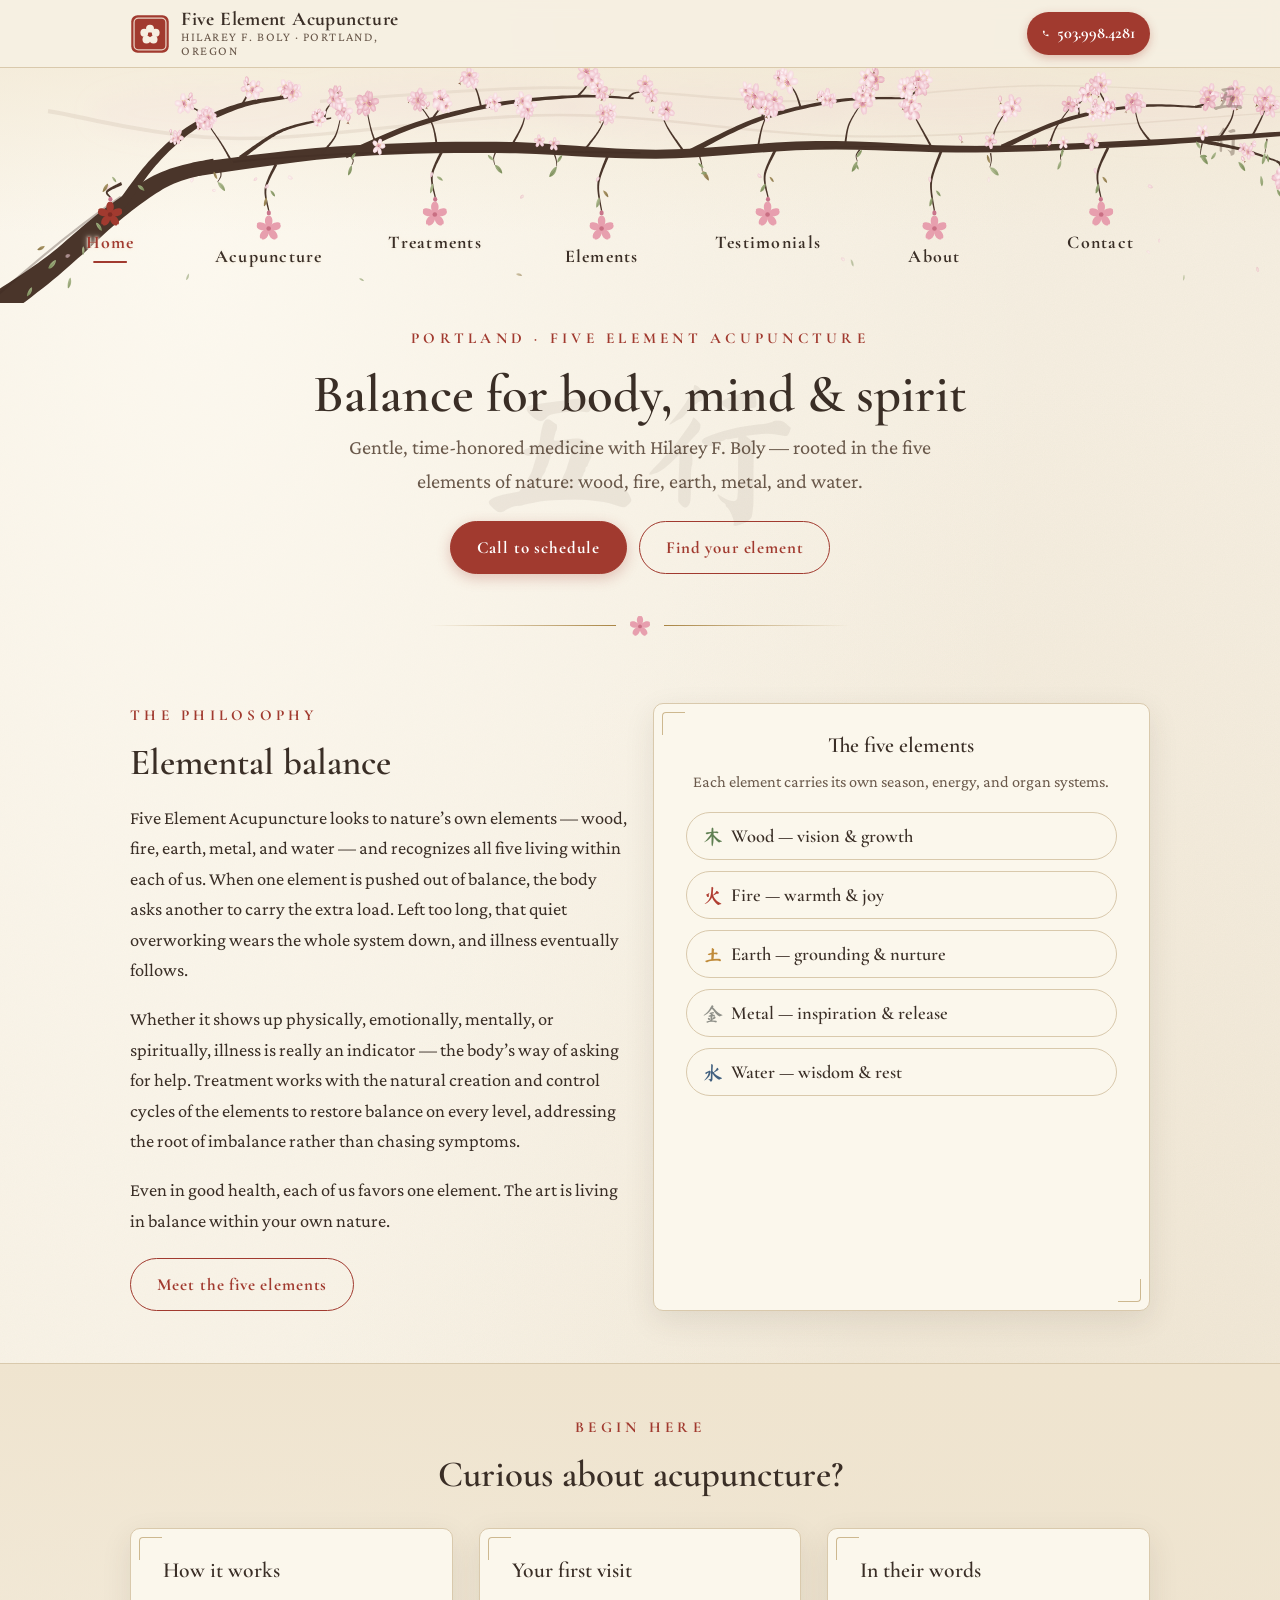
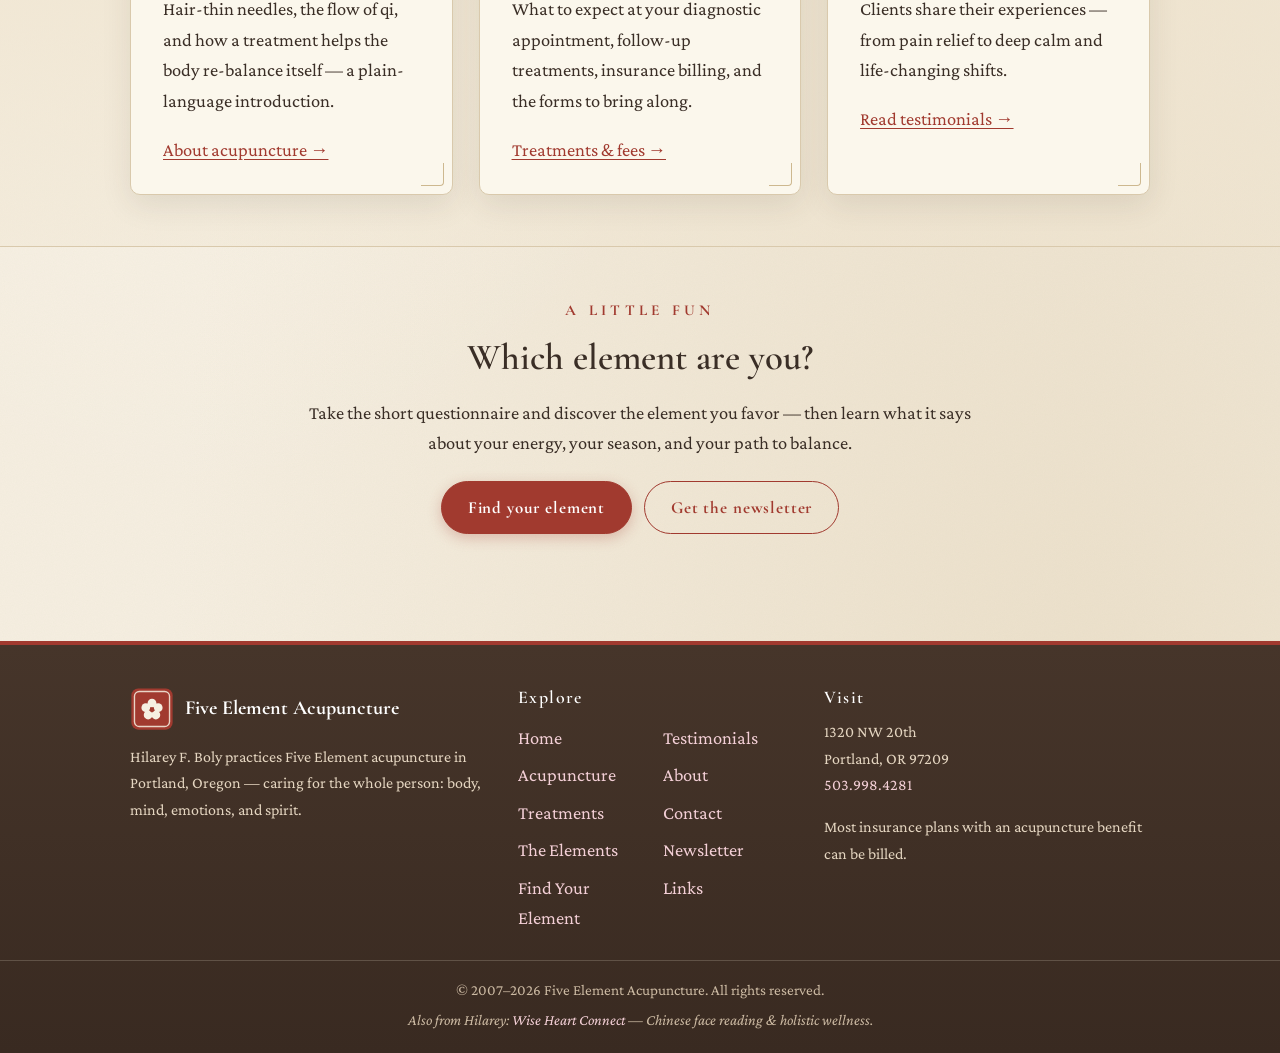
<file: index.html>
<!DOCTYPE html>
<html lang="en">
<head>
<meta charset="utf-8">
<meta name="viewport" content="width=device-width, initial-scale=1">
<title>Five Element Acupuncture in Portland, OR — Hilarey F. Boly, L.Ac.</title>
<meta name="description" content="Hilarey F. Boly practices Five Element acupuncture in Portland, Oregon — gentle, time-honored care for body, mind, and spirit. Call 503.998.4281 to schedule.">
<link rel="icon" type="image/svg+xml" href="assets/seal.svg">
<link rel="preconnect" href="https://fonts.googleapis.com">
<link rel="preconnect" href="https://fonts.gstatic.com" crossorigin>
<link href="https://fonts.googleapis.com/css2?family=Cormorant+Garamond:ital,wght@0,500;0,600;0,700;1,500&family=Crimson+Pro:ital,wght@0,400;0,600;1,400&display=swap" rel="stylesheet">
<link href="https://fonts.googleapis.com/css2?family=Ma+Shan+Zheng&text=%E6%9C%A8%E7%81%AB%E5%9C%9F%E9%87%91%E6%B0%B4%E4%BA%94%E8%A1%8C%E6%B0%A3&display=swap" rel="stylesheet">
<link rel="stylesheet" href="css/styles.css">
</head>
<body>
<a class="skip-link" href="#main">Skip to content</a>

<svg style="display:none" aria-hidden="true">
  <symbol id="petal" viewBox="0 0 24 24">
    <g fill="var(--petal-fill, #e79fae)"><path d="M0 0 C-2.4 -1.8 -3.5 -5.4 -2.3 -7.9 C-1.4 -9.6 -0.5 -9.8 0 -9 C0.5 -9.8 1.4 -9.6 2.3 -7.9 C3.5 -5.4 2.4 -1.8 0 0 Z" transform="translate(12 12.5) rotate(0) scale(1.35)"/><path d="M0 0 C-2.4 -1.8 -3.5 -5.4 -2.3 -7.9 C-1.4 -9.6 -0.5 -9.8 0 -9 C0.5 -9.8 1.4 -9.6 2.3 -7.9 C3.5 -5.4 2.4 -1.8 0 0 Z" transform="translate(12 12.5) rotate(72) scale(1.35)"/><path d="M0 0 C-2.4 -1.8 -3.5 -5.4 -2.3 -7.9 C-1.4 -9.6 -0.5 -9.8 0 -9 C0.5 -9.8 1.4 -9.6 2.3 -7.9 C3.5 -5.4 2.4 -1.8 0 0 Z" transform="translate(12 12.5) rotate(144) scale(1.35)"/><path d="M0 0 C-2.4 -1.8 -3.5 -5.4 -2.3 -7.9 C-1.4 -9.6 -0.5 -9.8 0 -9 C0.5 -9.8 1.4 -9.6 2.3 -7.9 C3.5 -5.4 2.4 -1.8 0 0 Z" transform="translate(12 12.5) rotate(216) scale(1.35)"/><path d="M0 0 C-2.4 -1.8 -3.5 -5.4 -2.3 -7.9 C-1.4 -9.6 -0.5 -9.8 0 -9 C0.5 -9.8 1.4 -9.6 2.3 -7.9 C3.5 -5.4 2.4 -1.8 0 0 Z" transform="translate(12 12.5) rotate(288) scale(1.35)"/></g>
    <circle fill="var(--petal-core, #c96f83)" cx="12" cy="12.5" r="2.3"/>
  </symbol>
</svg>

<header>
  <div class="topbar">
    <div class="topbar-inner">
      <a class="brand" href="index.html">
        <img class="seal-mark" src="assets/seal.svg" alt="Five Element Acupuncture seal">
        <span class="brand-name">Five Element Acupuncture
          <span class="brand-sub">Hilarey F. Boly · Portland, Oregon</span>
        </span>
      </a>
      <nav class="topbar-links" aria-label="Compact navigation">
        <a href="index.html" aria-current="page">Home</a>
        <a href="acupuncture.html">Acupuncture</a>
        <a href="treatments.html">Treatments</a>
        <a href="elements.html">Elements</a>
        <a href="testimonials.html">Testimonials</a>
        <a href="about.html">About</a>
        <a href="contact.html">Contact</a>
      </nav>
      <a class="phone-cta" href="tel:+15039984281">
        <svg width="15" height="15" viewBox="0 0 24 24" fill="currentColor" aria-hidden="true"><path d="M6.6 10.8c1.4 2.8 3.8 5.1 6.6 6.6l2.2-2.2c.3-.3.7-.4 1-.2 1.1.4 2.3.6 3.6.6.6 0 1 .4 1 1V20c0 .6-.4 1-1 1C10.6 21 3 13.4 3 4c0-.6.4-1 1-1h3.5c.6 0 1 .4 1 1 0 1.2.2 2.4.6 3.6.1.3 0 .7-.2 1l-2.3 2.2z"/></svg>
        <span class="cta-label">503.998.4281</span>
      </a>
      <button class="menu-toggle" aria-expanded="false" aria-controls="mobileNav" aria-label="Open menu">
        <svg width="22" height="22" viewBox="0 0 24 24" fill="none" stroke="currentColor" stroke-width="2.2" stroke-linecap="round" aria-hidden="true"><path d="M4 7h16M4 12h16M4 17h16"/></svg>
      </button>
    </div>
  </div>

  <div class="tree-banner">
    <div class="banner-calligraphy hanzi" aria-hidden="true">五行</div>
    <nav class="blossom-nav" aria-label="Primary navigation">
      <ul>
        <li><a href="index.html" aria-current="page"><svg class="petal-icon" aria-hidden="true"><use href="#petal"/></svg>Home</a></li>
        <li><a href="acupuncture.html"><svg class="petal-icon" aria-hidden="true"><use href="#petal"/></svg>Acupuncture</a></li>
        <li><a href="treatments.html"><svg class="petal-icon" aria-hidden="true"><use href="#petal"/></svg>Treatments</a></li>
        <li><a href="elements.html"><svg class="petal-icon" aria-hidden="true"><use href="#petal"/></svg>Elements</a></li>
        <li><a href="testimonials.html"><svg class="petal-icon" aria-hidden="true"><use href="#petal"/></svg>Testimonials</a></li>
        <li><a href="about.html"><svg class="petal-icon" aria-hidden="true"><use href="#petal"/></svg>About</a></li>
        <li><a href="contact.html"><svg class="petal-icon" aria-hidden="true"><use href="#petal"/></svg>Contact</a></li>
      </ul>
    </nav>
  </div>
</header>

<div class="mobile-nav" id="mobileNav" aria-hidden="false">
  <div class="sheet" role="dialog" aria-label="Menu">
    <div class="sheet-head">
      <strong>Menu</strong>
      <button class="close-btn" aria-label="Close menu">&times;</button>
    </div>
    <ul>
      <li><a href="index.html" aria-current="page"><svg class="petal-icon" aria-hidden="true"><use href="#petal"/></svg>Home</a></li>
      <li><a href="acupuncture.html"><svg class="petal-icon" aria-hidden="true"><use href="#petal"/></svg>Acupuncture</a></li>
      <li><a href="treatments.html"><svg class="petal-icon" aria-hidden="true"><use href="#petal"/></svg>Treatments</a></li>
      <li><a href="elements.html"><svg class="petal-icon" aria-hidden="true"><use href="#petal"/></svg>The Elements</a></li>
      <li><a href="questionnaire.html"><svg class="petal-icon" aria-hidden="true"><use href="#petal"/></svg>Find Your Element</a></li>
      <li><a href="testimonials.html"><svg class="petal-icon" aria-hidden="true"><use href="#petal"/></svg>Testimonials</a></li>
      <li><a href="about.html"><svg class="petal-icon" aria-hidden="true"><use href="#petal"/></svg>About</a></li>
      <li><a href="contact.html"><svg class="petal-icon" aria-hidden="true"><use href="#petal"/></svg>Contact</a></li>
      <li><a href="newsletter.html"><svg class="petal-icon" aria-hidden="true"><use href="#petal"/></svg>Newsletter</a></li>
      <li><a href="links.html"><svg class="petal-icon" aria-hidden="true"><use href="#petal"/></svg>Links</a></li>
    </ul>
    <p class="mobile-extra">Questions? Call <a href="tel:+15039984281">503.998.4281</a></p>
  </div>
</div>

<main id="main">

  <div class="page-head">
    <div class="hanzi-watermark hanzi" aria-hidden="true">五行</div>
    <p class="eyebrow">Portland · Five Element Acupuncture</p>
    <h1>Balance for body, mind &amp; spirit</h1>
    <p class="lede">Gentle, time-honored medicine with Hilarey F. Boly — rooted in the five elements of nature: wood, fire, earth, metal, and water.</p>
    <div class="btn-row" style="justify-content:center">
      <a class="btn btn-seal" href="tel:+15039984281">Call to schedule</a>
      <a class="btn btn-outline" href="questionnaire.html">Find your element</a>
    </div>
  </div>

  <div class="divider" aria-hidden="true">
    <svg viewBox="0 0 24 24"><g class="petals" fill="#e79fae"><path d="M0 0 C-2.4 -1.8 -3.5 -5.4 -2.3 -7.9 C-1.4 -9.6 -0.5 -9.8 0 -9 C0.5 -9.8 1.4 -9.6 2.3 -7.9 C3.5 -5.4 2.4 -1.8 0 0 Z" transform="translate(12 12.5) rotate(0) scale(1.35)"/><path d="M0 0 C-2.4 -1.8 -3.5 -5.4 -2.3 -7.9 C-1.4 -9.6 -0.5 -9.8 0 -9 C0.5 -9.8 1.4 -9.6 2.3 -7.9 C3.5 -5.4 2.4 -1.8 0 0 Z" transform="translate(12 12.5) rotate(72) scale(1.35)"/><path d="M0 0 C-2.4 -1.8 -3.5 -5.4 -2.3 -7.9 C-1.4 -9.6 -0.5 -9.8 0 -9 C0.5 -9.8 1.4 -9.6 2.3 -7.9 C3.5 -5.4 2.4 -1.8 0 0 Z" transform="translate(12 12.5) rotate(144) scale(1.35)"/><path d="M0 0 C-2.4 -1.8 -3.5 -5.4 -2.3 -7.9 C-1.4 -9.6 -0.5 -9.8 0 -9 C0.5 -9.8 1.4 -9.6 2.3 -7.9 C3.5 -5.4 2.4 -1.8 0 0 Z" transform="translate(12 12.5) rotate(216) scale(1.35)"/><path d="M0 0 C-2.4 -1.8 -3.5 -5.4 -2.3 -7.9 C-1.4 -9.6 -0.5 -9.8 0 -9 C0.5 -9.8 1.4 -9.6 2.3 -7.9 C3.5 -5.4 2.4 -1.8 0 0 Z" transform="translate(12 12.5) rotate(288) scale(1.35)"/></g><circle class="core" fill="#c96f83" cx="12" cy="12.5" r="2.3"/></svg>
  </div>

  <section class="section" aria-labelledby="balance-title">
    <div class="wrap grid-2">
      <div class="fade-up">
        <p class="eyebrow">The Philosophy</p>
        <h2 id="balance-title">Elemental balance</h2>
        <p>Five Element Acupuncture looks to nature’s own elements — wood, fire, earth, metal, and water — and recognizes all five living within each of us. When one element is pushed out of balance, the body asks another to carry the extra load. Left too long, that quiet overworking wears the whole system down, and illness eventually follows.</p>
        <p>Whether it shows up physically, emotionally, mentally, or spiritually, illness is really an indicator — the body’s way of asking for help. Treatment works with the natural creation and control cycles of the elements to restore balance on every level, addressing the root of imbalance rather than chasing symptoms.</p>
        <p>Even in good health, each of us favors one element. The art is living in balance within your own nature.</p>
        <div class="btn-row">
          <a class="btn btn-outline" href="elements.html">Meet the five elements</a>
        </div>
      </div>
      <div class="card fade-up">
        <h3 style="text-align:center">The five elements</h3>
        <p style="text-align:center; color:var(--ink-soft); font-size:1.02rem">Each element carries its own season, energy, and organ systems.</p>
        <div class="element-strip" style="flex-direction:column; align-items:stretch">
          <a class="element-chip el-wood" href="elements.html#wood"><span class="hanzi">木</span> Wood — vision &amp; growth</a>
          <a class="element-chip el-fire" href="elements.html#fire"><span class="hanzi">火</span> Fire — warmth &amp; joy</a>
          <a class="element-chip el-earth" href="elements.html#earth"><span class="hanzi">土</span> Earth — grounding &amp; nurture</a>
          <a class="element-chip el-metal" href="elements.html#metal"><span class="hanzi">金</span> Metal — inspiration &amp; release</a>
          <a class="element-chip el-water" href="elements.html#water"><span class="hanzi">水</span> Water — wisdom &amp; rest</a>
        </div>
      </div>
    </div>
  </section>

  <section class="section alt" aria-labelledby="explore-title">
    <div class="wrap">
      <div style="text-align:center; margin-bottom:2rem">
        <p class="eyebrow">Begin Here</p>
        <h2 id="explore-title">Curious about acupuncture?</h2>
      </div>
      <div class="grid-3">
        <div class="card fade-up">
          <h3>How it works</h3>
          <p>Hair-thin needles, the flow of qi, and how a treatment helps the body re-balance itself — a plain-language introduction.</p>
          <a href="acupuncture.html">About acupuncture →</a>
        </div>
        <div class="card fade-up">
          <h3>Your first visit</h3>
          <p>What to expect at your diagnostic appointment, follow-up treatments, insurance billing, and the forms to bring along.</p>
          <a href="treatments.html">Treatments &amp; fees →</a>
        </div>
        <div class="card fade-up">
          <h3>In their words</h3>
          <p>Clients share their experiences — from pain relief to deep calm and life-changing shifts.</p>
          <a href="testimonials.html">Read testimonials →</a>
        </div>
      </div>
    </div>
  </section>

  <section class="section" aria-labelledby="quiz-title">
    <div class="wrap" style="text-align:center; max-width:720px">
      <p class="eyebrow">A Little Fun</p>
      <h2 id="quiz-title">Which element are you?</h2>
      <p>Take the short questionnaire and discover the element you favor — then learn what it says about your energy, your season, and your path to balance.</p>
      <div class="btn-row" style="justify-content:center">
        <a class="btn btn-seal" href="questionnaire.html">Find your element</a>
        <a class="btn btn-outline" href="newsletter.html">Get the newsletter</a>
      </div>
    </div>
  </section>

</main>

<footer class="site-footer">
  <div class="footer-inner">
    <div>
      <div class="footer-brand">
        <img src="assets/seal.svg" alt="">
        <span>Five Element Acupuncture</span>
      </div>
      <p>Hilarey F. Boly practices Five Element acupuncture in Portland, Oregon — caring for the whole person: body, mind, emotions, and spirit.</p>
    </div>
    <div>
      <h4>Explore</h4>
      <ul>
        <li><a href="index.html">Home</a></li>
        <li><a href="acupuncture.html">Acupuncture</a></li>
        <li><a href="treatments.html">Treatments</a></li>
        <li><a href="elements.html">The Elements</a></li>
        <li><a href="questionnaire.html">Find Your Element</a></li>
        <li><a href="testimonials.html">Testimonials</a></li>
        <li><a href="about.html">About</a></li>
        <li><a href="contact.html">Contact</a></li>
        <li><a href="newsletter.html">Newsletter</a></li>
        <li><a href="links.html">Links</a></li>
      </ul>
    </div>
    <div>
      <h4>Visit</h4>
      <p>1320 NW 20th<br>Portland, OR 97209<br>
      <a href="tel:+15039984281">503.998.4281</a></p>
      <p>Most insurance plans with an acupuncture benefit can be billed.</p>
    </div>
  </div>
  <div class="footer-bottom">
    © 2007–2026 Five Element Acupuncture. All rights reserved.
    <span class="wiseheart">Also from Hilarey: <a href="https://www.youtube.com/@WiseHeartsConnect" rel="noopener">Wise Heart Connect</a> — Chinese face reading &amp; holistic wellness.</span>
  </div>
</footer>

<script src="js/main.js"></script>
</body>
</html>
</file>
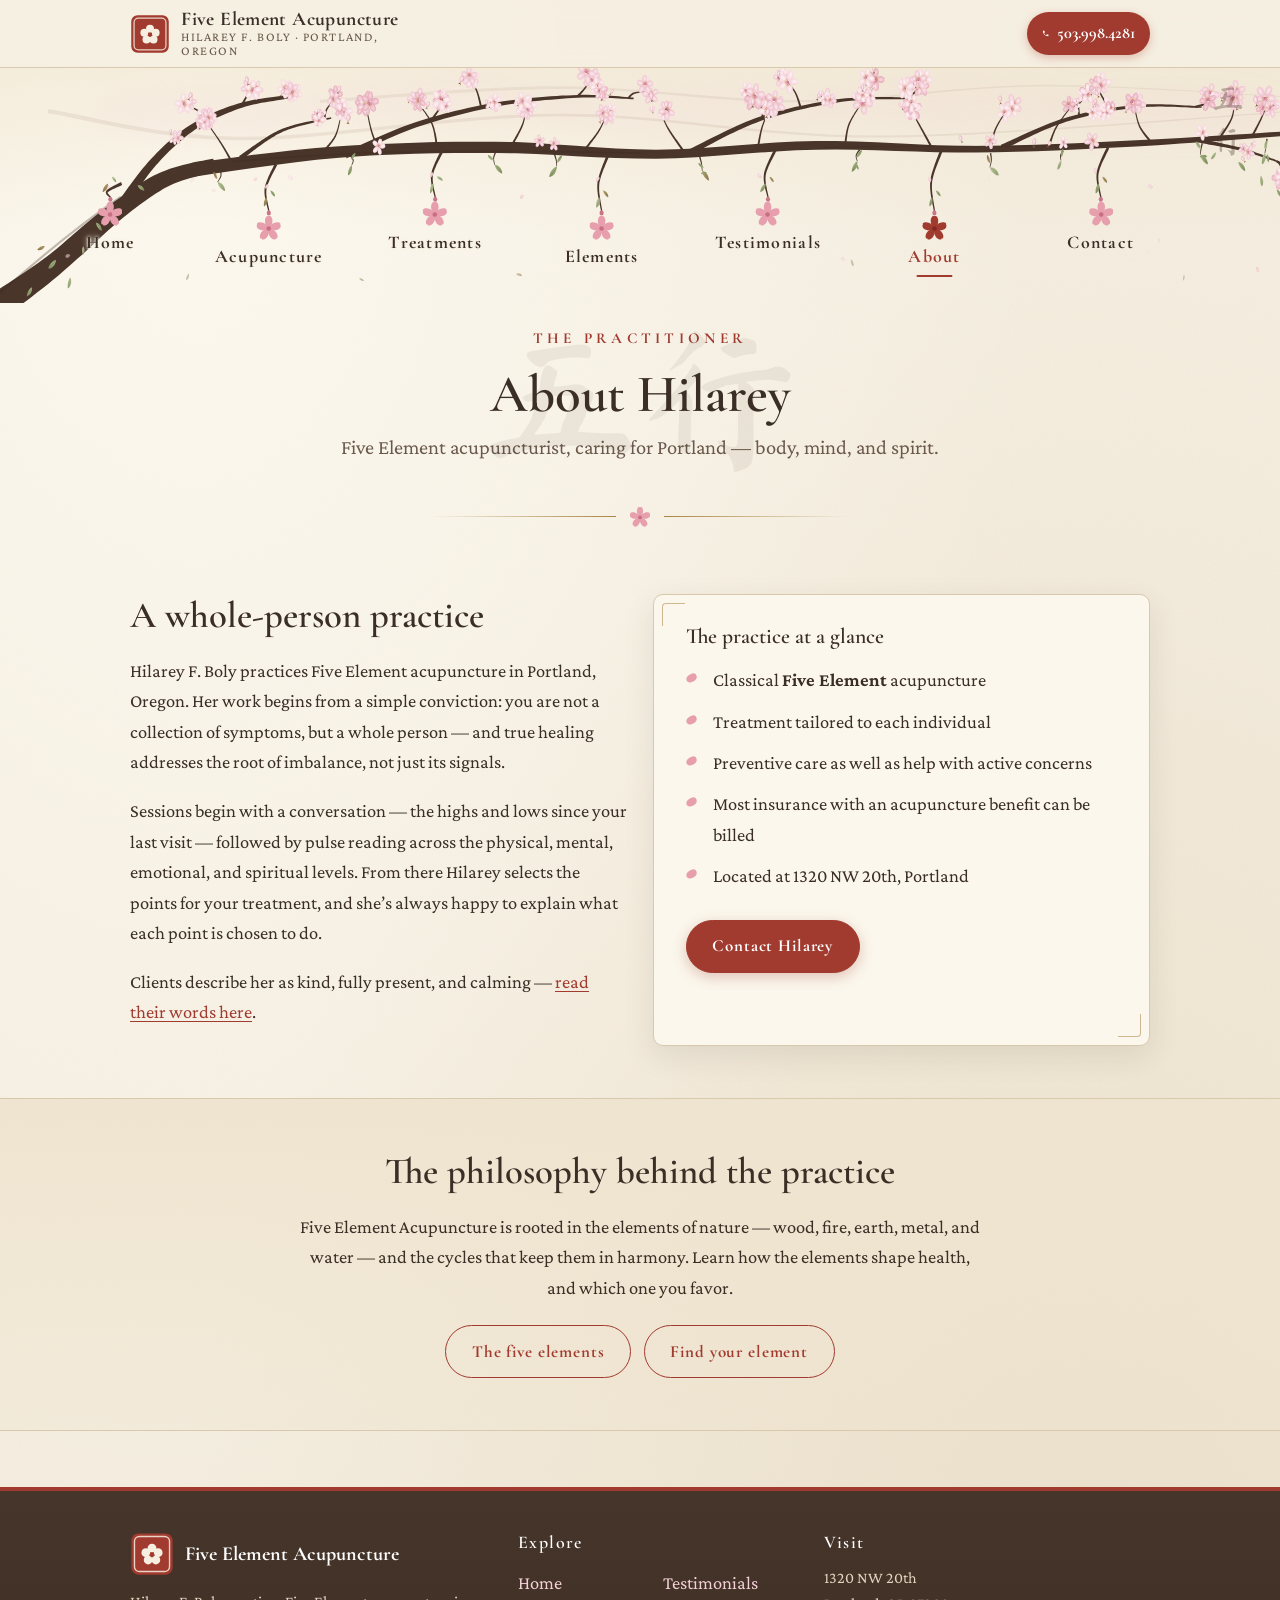
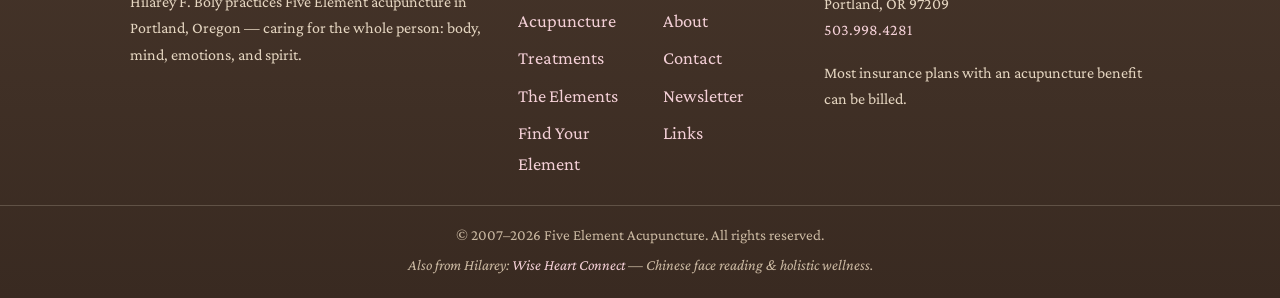
<file: about.html>
<!DOCTYPE html>
<html lang="en">
<head>
<meta charset="utf-8">
<meta name="viewport" content="width=device-width, initial-scale=1">
<title>About Hilarey F. Boly — Five Element Acupuncturist | Portland, OR</title>
<meta name="description" content="Meet Hilarey F. Boly, Five Element acupuncturist in Portland, Oregon — a whole-person practice treating body, mind, emotions, and spirit.">
<link rel="icon" type="image/svg+xml" href="assets/seal.svg">
<link rel="preconnect" href="https://fonts.googleapis.com">
<link rel="preconnect" href="https://fonts.gstatic.com" crossorigin>
<link href="https://fonts.googleapis.com/css2?family=Cormorant+Garamond:ital,wght@0,500;0,600;0,700;1,500&family=Crimson+Pro:ital,wght@0,400;0,600;1,400&display=swap" rel="stylesheet">
<link href="https://fonts.googleapis.com/css2?family=Ma+Shan+Zheng&text=%E6%9C%A8%E7%81%AB%E5%9C%9F%E9%87%91%E6%B0%B4%E4%BA%94%E8%A1%8C%E6%B0%A3&display=swap" rel="stylesheet">
<link rel="stylesheet" href="css/styles.css">
</head>
<body>
<a class="skip-link" href="#main">Skip to content</a>

<svg style="display:none" aria-hidden="true">
  <symbol id="petal" viewBox="0 0 24 24">
    <g fill="var(--petal-fill, #e79fae)"><path d="M0 0 C-2.4 -1.8 -3.5 -5.4 -2.3 -7.9 C-1.4 -9.6 -0.5 -9.8 0 -9 C0.5 -9.8 1.4 -9.6 2.3 -7.9 C3.5 -5.4 2.4 -1.8 0 0 Z" transform="translate(12 12.5) rotate(0) scale(1.35)"/><path d="M0 0 C-2.4 -1.8 -3.5 -5.4 -2.3 -7.9 C-1.4 -9.6 -0.5 -9.8 0 -9 C0.5 -9.8 1.4 -9.6 2.3 -7.9 C3.5 -5.4 2.4 -1.8 0 0 Z" transform="translate(12 12.5) rotate(72) scale(1.35)"/><path d="M0 0 C-2.4 -1.8 -3.5 -5.4 -2.3 -7.9 C-1.4 -9.6 -0.5 -9.8 0 -9 C0.5 -9.8 1.4 -9.6 2.3 -7.9 C3.5 -5.4 2.4 -1.8 0 0 Z" transform="translate(12 12.5) rotate(144) scale(1.35)"/><path d="M0 0 C-2.4 -1.8 -3.5 -5.4 -2.3 -7.9 C-1.4 -9.6 -0.5 -9.8 0 -9 C0.5 -9.8 1.4 -9.6 2.3 -7.9 C3.5 -5.4 2.4 -1.8 0 0 Z" transform="translate(12 12.5) rotate(216) scale(1.35)"/><path d="M0 0 C-2.4 -1.8 -3.5 -5.4 -2.3 -7.9 C-1.4 -9.6 -0.5 -9.8 0 -9 C0.5 -9.8 1.4 -9.6 2.3 -7.9 C3.5 -5.4 2.4 -1.8 0 0 Z" transform="translate(12 12.5) rotate(288) scale(1.35)"/></g>
    <circle fill="var(--petal-core, #c96f83)" cx="12" cy="12.5" r="2.3"/>
  </symbol>
</svg>

<header>
  <div class="topbar">
    <div class="topbar-inner">
      <a class="brand" href="index.html">
        <img class="seal-mark" src="assets/seal.svg" alt="Five Element Acupuncture seal">
        <span class="brand-name">Five Element Acupuncture
          <span class="brand-sub">Hilarey F. Boly · Portland, Oregon</span>
        </span>
      </a>
      <nav class="topbar-links" aria-label="Compact navigation">
        <a href="index.html">Home</a>
        <a href="acupuncture.html">Acupuncture</a>
        <a href="treatments.html">Treatments</a>
        <a href="elements.html">Elements</a>
        <a href="testimonials.html">Testimonials</a>
        <a href="about.html" aria-current="page">About</a>
        <a href="contact.html">Contact</a>
      </nav>
      <a class="phone-cta" href="tel:+15039984281">
        <svg width="15" height="15" viewBox="0 0 24 24" fill="currentColor" aria-hidden="true"><path d="M6.6 10.8c1.4 2.8 3.8 5.1 6.6 6.6l2.2-2.2c.3-.3.7-.4 1-.2 1.1.4 2.3.6 3.6.6.6 0 1 .4 1 1V20c0 .6-.4 1-1 1C10.6 21 3 13.4 3 4c0-.6.4-1 1-1h3.5c.6 0 1 .4 1 1 0 1.2.2 2.4.6 3.6.1.3 0 .7-.2 1l-2.3 2.2z"/></svg>
        <span class="cta-label">503.998.4281</span>
      </a>
      <button class="menu-toggle" aria-expanded="false" aria-controls="mobileNav" aria-label="Open menu">
        <svg width="22" height="22" viewBox="0 0 24 24" fill="none" stroke="currentColor" stroke-width="2.2" stroke-linecap="round" aria-hidden="true"><path d="M4 7h16M4 12h16M4 17h16"/></svg>
      </button>
    </div>
  </div>

  <div class="tree-banner">
    <div class="banner-calligraphy hanzi" aria-hidden="true">五行</div>
    <nav class="blossom-nav" aria-label="Primary navigation">
      <ul>
        <li><a href="index.html"><svg class="petal-icon" aria-hidden="true"><use href="#petal"/></svg>Home</a></li>
        <li><a href="acupuncture.html"><svg class="petal-icon" aria-hidden="true"><use href="#petal"/></svg>Acupuncture</a></li>
        <li><a href="treatments.html"><svg class="petal-icon" aria-hidden="true"><use href="#petal"/></svg>Treatments</a></li>
        <li><a href="elements.html"><svg class="petal-icon" aria-hidden="true"><use href="#petal"/></svg>Elements</a></li>
        <li><a href="testimonials.html"><svg class="petal-icon" aria-hidden="true"><use href="#petal"/></svg>Testimonials</a></li>
        <li><a href="about.html" aria-current="page"><svg class="petal-icon" aria-hidden="true"><use href="#petal"/></svg>About</a></li>
        <li><a href="contact.html"><svg class="petal-icon" aria-hidden="true"><use href="#petal"/></svg>Contact</a></li>
      </ul>
    </nav>
  </div>
</header>

<div class="mobile-nav" id="mobileNav">
  <div class="sheet" role="dialog" aria-label="Menu">
    <div class="sheet-head">
      <strong>Menu</strong>
      <button class="close-btn" aria-label="Close menu">&times;</button>
    </div>
    <ul>
      <li><a href="index.html"><svg class="petal-icon" aria-hidden="true"><use href="#petal"/></svg>Home</a></li>
      <li><a href="acupuncture.html"><svg class="petal-icon" aria-hidden="true"><use href="#petal"/></svg>Acupuncture</a></li>
      <li><a href="treatments.html"><svg class="petal-icon" aria-hidden="true"><use href="#petal"/></svg>Treatments</a></li>
      <li><a href="elements.html"><svg class="petal-icon" aria-hidden="true"><use href="#petal"/></svg>The Elements</a></li>
      <li><a href="questionnaire.html"><svg class="petal-icon" aria-hidden="true"><use href="#petal"/></svg>Find Your Element</a></li>
      <li><a href="testimonials.html"><svg class="petal-icon" aria-hidden="true"><use href="#petal"/></svg>Testimonials</a></li>
      <li><a href="about.html" aria-current="page"><svg class="petal-icon" aria-hidden="true"><use href="#petal"/></svg>About</a></li>
      <li><a href="contact.html"><svg class="petal-icon" aria-hidden="true"><use href="#petal"/></svg>Contact</a></li>
      <li><a href="newsletter.html"><svg class="petal-icon" aria-hidden="true"><use href="#petal"/></svg>Newsletter</a></li>
      <li><a href="links.html"><svg class="petal-icon" aria-hidden="true"><use href="#petal"/></svg>Links</a></li>
    </ul>
    <p class="mobile-extra">Questions? Call <a href="tel:+15039984281">503.998.4281</a></p>
  </div>
</div>

<main id="main">

  <div class="page-head">
    <div class="hanzi-watermark hanzi" aria-hidden="true">五行</div>
    <p class="eyebrow">The Practitioner</p>
    <h1>About Hilarey</h1>
    <p class="lede">Five Element acupuncturist, caring for Portland — body, mind, and spirit.</p>
  </div>
  <div class="divider" aria-hidden="true">
    <svg viewBox="0 0 24 24"><g class="petals" fill="#e79fae"><path d="M0 0 C-2.4 -1.8 -3.5 -5.4 -2.3 -7.9 C-1.4 -9.6 -0.5 -9.8 0 -9 C0.5 -9.8 1.4 -9.6 2.3 -7.9 C3.5 -5.4 2.4 -1.8 0 0 Z" transform="translate(12 12.5) rotate(0) scale(1.35)"/><path d="M0 0 C-2.4 -1.8 -3.5 -5.4 -2.3 -7.9 C-1.4 -9.6 -0.5 -9.8 0 -9 C0.5 -9.8 1.4 -9.6 2.3 -7.9 C3.5 -5.4 2.4 -1.8 0 0 Z" transform="translate(12 12.5) rotate(72) scale(1.35)"/><path d="M0 0 C-2.4 -1.8 -3.5 -5.4 -2.3 -7.9 C-1.4 -9.6 -0.5 -9.8 0 -9 C0.5 -9.8 1.4 -9.6 2.3 -7.9 C3.5 -5.4 2.4 -1.8 0 0 Z" transform="translate(12 12.5) rotate(144) scale(1.35)"/><path d="M0 0 C-2.4 -1.8 -3.5 -5.4 -2.3 -7.9 C-1.4 -9.6 -0.5 -9.8 0 -9 C0.5 -9.8 1.4 -9.6 2.3 -7.9 C3.5 -5.4 2.4 -1.8 0 0 Z" transform="translate(12 12.5) rotate(216) scale(1.35)"/><path d="M0 0 C-2.4 -1.8 -3.5 -5.4 -2.3 -7.9 C-1.4 -9.6 -0.5 -9.8 0 -9 C0.5 -9.8 1.4 -9.6 2.3 -7.9 C3.5 -5.4 2.4 -1.8 0 0 Z" transform="translate(12 12.5) rotate(288) scale(1.35)"/></g><circle class="core" fill="#c96f83" cx="12" cy="12.5" r="2.3"/></svg>
  </div>
  <section class="section">
    <div class="wrap grid-2">
      <div class="fade-up">
        <h2>A whole-person practice</h2>
        <p>Hilarey F. Boly practices Five Element acupuncture in Portland, Oregon. Her work begins from a simple conviction: you are not a collection of symptoms, but a whole person — and true healing addresses the root of imbalance, not just its signals.</p>
        <p>Sessions begin with a conversation — the highs and lows since your last visit — followed by pulse reading across the physical, mental, emotional, and spiritual levels. From there Hilarey selects the points for your treatment, and she’s always happy to explain what each point is chosen to do.</p>
        <p>Clients describe her as kind, fully present, and calming — <a href="testimonials.html">read their words here</a>.</p>
        <!-- TODO for the client: add Hilarey's training, credentials, years in practice,
             and a photo here. The Academy for Five Element Acupuncture and Prescott College
             appear on the Links page if relevant to her bio. -->
      </div>
      <div class="card fade-up">
        <h3>The practice at a glance</h3>
        <ul class="leaf-list">
          <li>Classical <strong>Five Element</strong> acupuncture</li>
          <li>Treatment tailored to each individual</li>
          <li>Preventive care as well as help with active concerns</li>
          <li>Most insurance with an acupuncture benefit can be billed</li>
          <li>Located at 1320 NW 20th, Portland</li>
        </ul>
        <div class="btn-row">
          <a class="btn btn-seal" href="contact.html">Contact Hilarey</a>
        </div>
      </div>
    </div>
  </section>

  <section class="section alt">
    <div class="wrap" style="text-align:center; max-width:720px">
      <h2>The philosophy behind the practice</h2>
      <p>Five Element Acupuncture is rooted in the elements of nature — wood, fire, earth, metal, and water — and the cycles that keep them in harmony. Learn how the elements shape health, and which one you favor.</p>
      <div class="btn-row" style="justify-content:center">
        <a class="btn btn-outline" href="elements.html">The five elements</a>
        <a class="btn btn-outline" href="questionnaire.html">Find your element</a>
      </div>
    </div>
  </section>

</main>

<footer class="site-footer">
  <div class="footer-inner">
    <div>
      <div class="footer-brand">
        <img src="assets/seal.svg" alt="">
        <span>Five Element Acupuncture</span>
      </div>
      <p>Hilarey F. Boly practices Five Element acupuncture in Portland, Oregon — caring for the whole person: body, mind, emotions, and spirit.</p>
    </div>
    <div>
      <h4>Explore</h4>
      <ul>
        <li><a href="index.html">Home</a></li>
        <li><a href="acupuncture.html">Acupuncture</a></li>
        <li><a href="treatments.html">Treatments</a></li>
        <li><a href="elements.html">The Elements</a></li>
        <li><a href="questionnaire.html">Find Your Element</a></li>
        <li><a href="testimonials.html">Testimonials</a></li>
        <li><a href="about.html">About</a></li>
        <li><a href="contact.html">Contact</a></li>
        <li><a href="newsletter.html">Newsletter</a></li>
        <li><a href="links.html">Links</a></li>
      </ul>
    </div>
    <div>
      <h4>Visit</h4>
      <p>1320 NW 20th<br>Portland, OR 97209<br>
      <a href="tel:+15039984281">503.998.4281</a></p>
      <p>Most insurance plans with an acupuncture benefit can be billed.</p>
    </div>
  </div>
  <div class="footer-bottom">
    © 2007–2026 Five Element Acupuncture. All rights reserved.
    <span class="wiseheart">Also from Hilarey: <a href="https://www.youtube.com/@WiseHeartsConnect" rel="noopener">Wise Heart Connect</a> — Chinese face reading &amp; holistic wellness.</span>
  </div>
</footer>

<script src="js/main.js"></script>

</body>
</html>
</file>
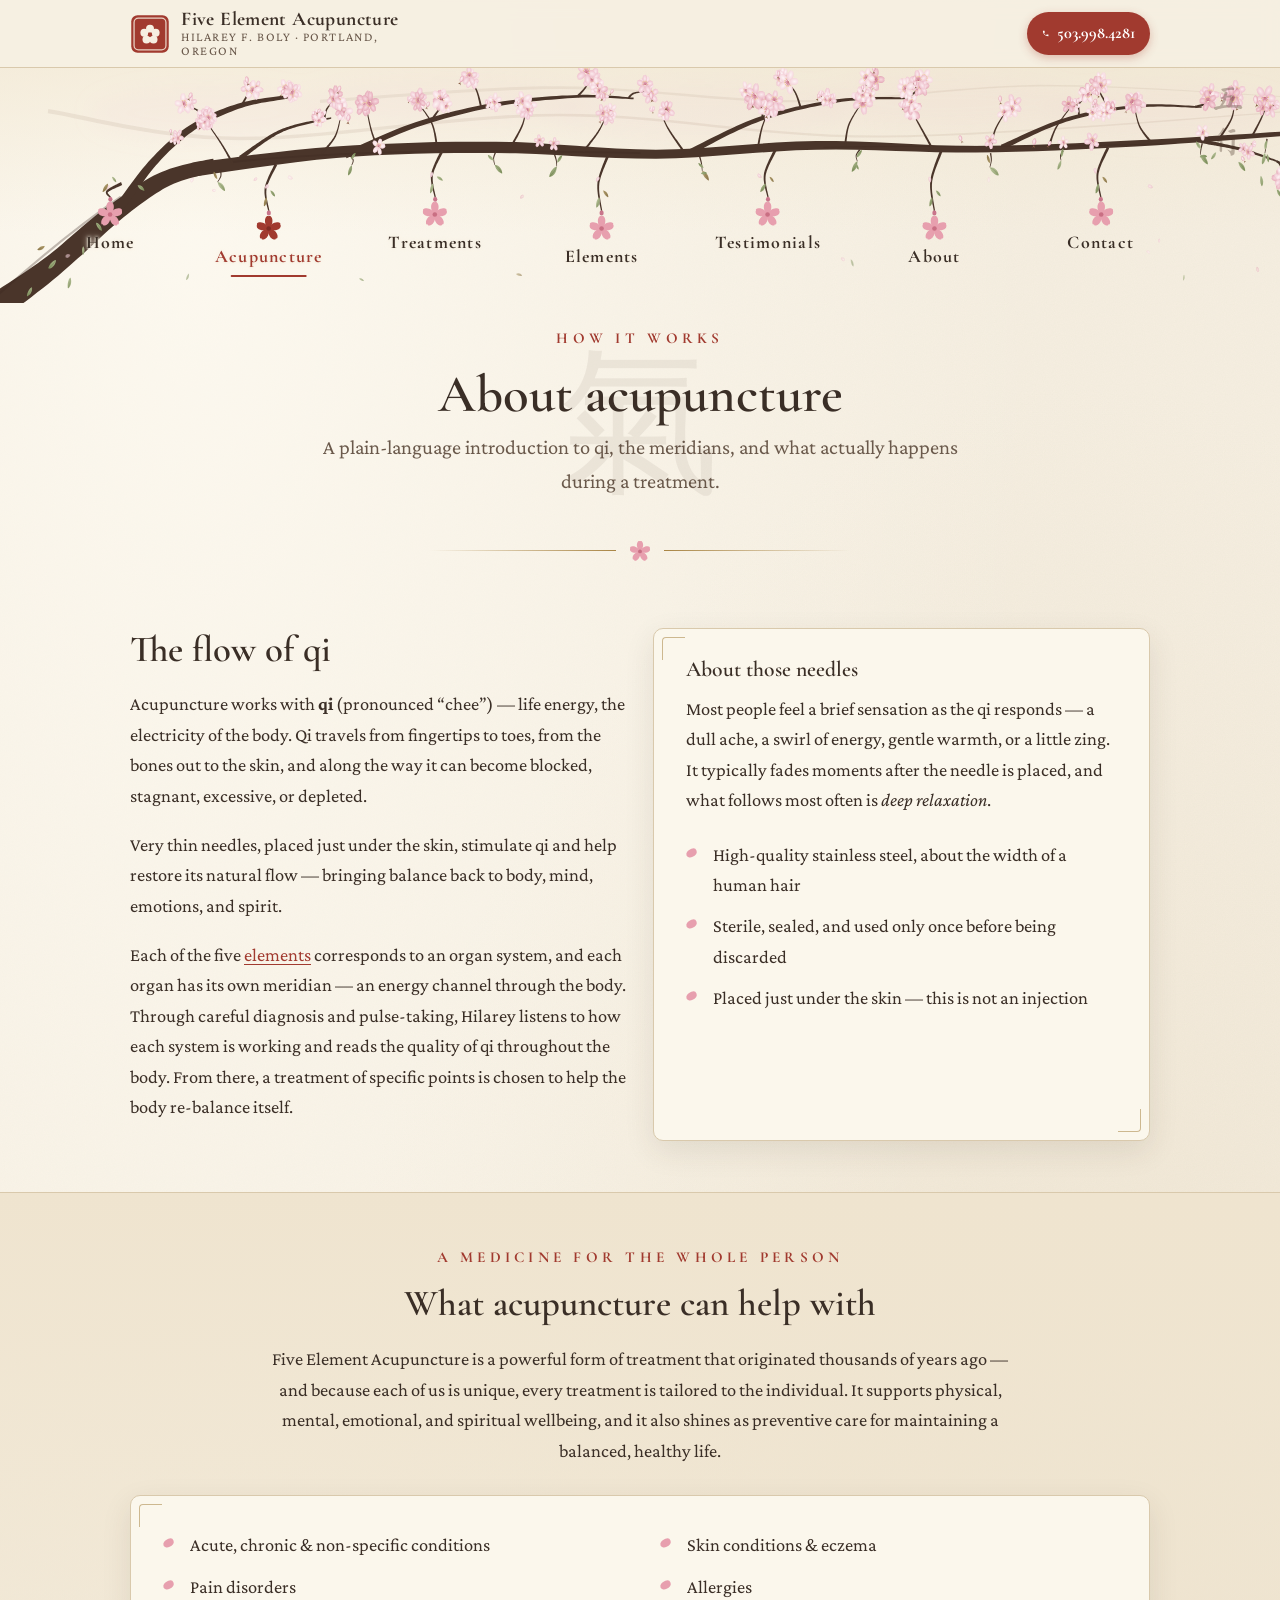
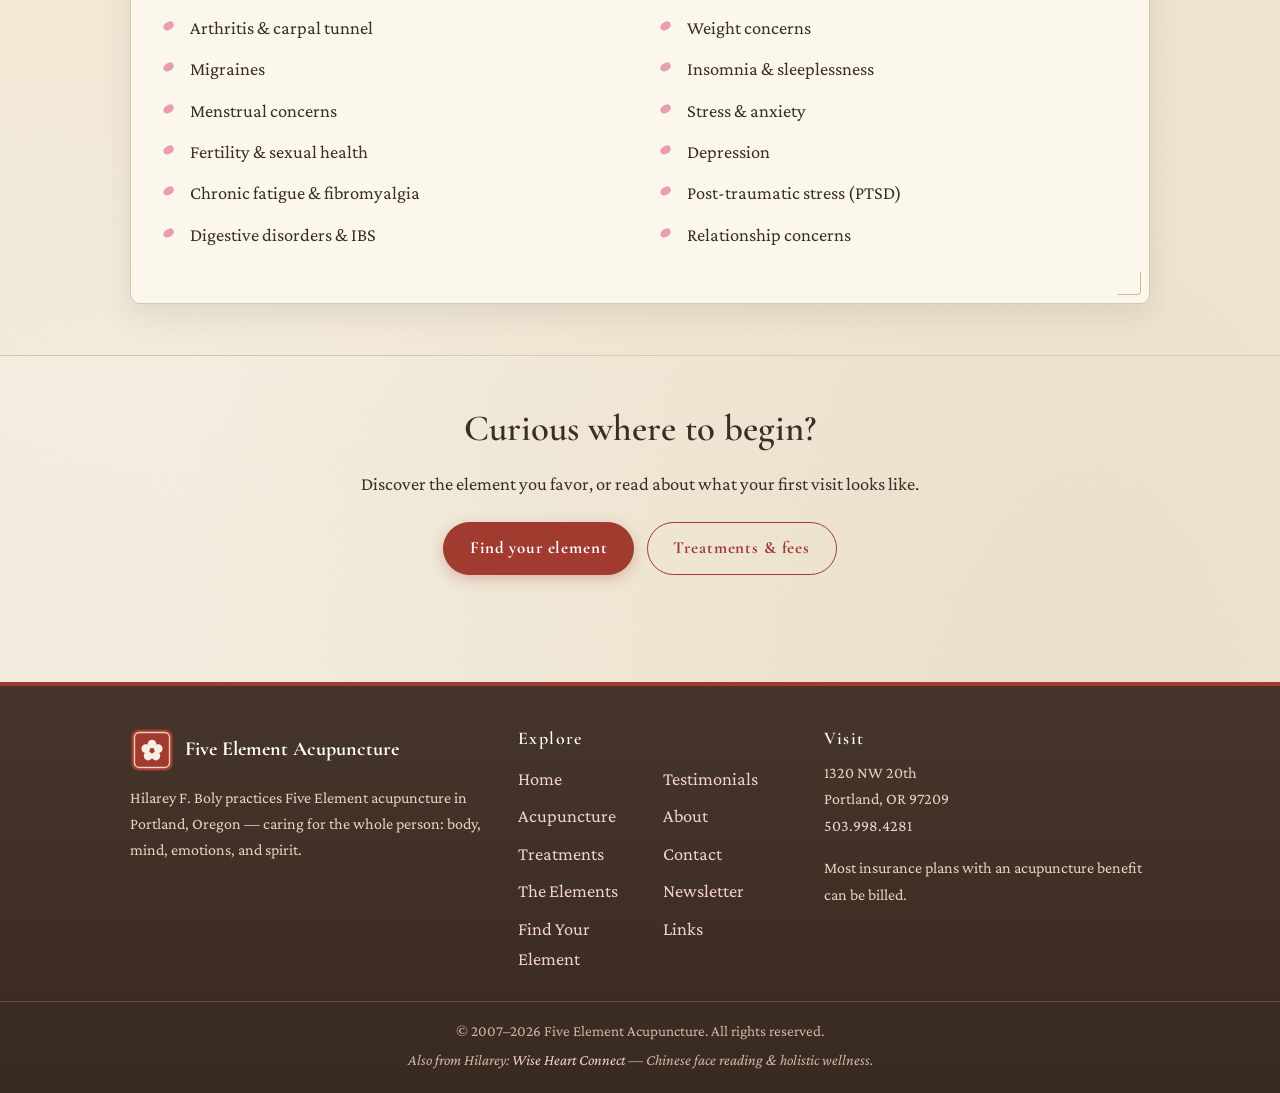
<file: acupuncture.html>
<!DOCTYPE html>
<html lang="en">
<head>
<meta charset="utf-8">
<meta name="viewport" content="width=device-width, initial-scale=1">
<title>About Acupuncture — How Five Element Acupuncture Works | Portland, OR</title>
<meta name="description" content="Learn how Five Element acupuncture works: qi, meridians, what the needles feel like, and the conditions acupuncture can help — with Hilarey F. Boly in Portland, OR.">
<link rel="icon" type="image/svg+xml" href="assets/seal.svg">
<link rel="preconnect" href="https://fonts.googleapis.com">
<link rel="preconnect" href="https://fonts.gstatic.com" crossorigin>
<link href="https://fonts.googleapis.com/css2?family=Cormorant+Garamond:ital,wght@0,500;0,600;0,700;1,500&family=Crimson+Pro:ital,wght@0,400;0,600;1,400&display=swap" rel="stylesheet">
<link href="https://fonts.googleapis.com/css2?family=Ma+Shan+Zheng&text=%E6%9C%A8%E7%81%AB%E5%9C%9F%E9%87%91%E6%B0%B4%E4%BA%94%E8%A1%8C%E6%B0%A3&display=swap" rel="stylesheet">
<link rel="stylesheet" href="css/styles.css">
</head>
<body>
<a class="skip-link" href="#main">Skip to content</a>

<svg style="display:none" aria-hidden="true">
  <symbol id="petal" viewBox="0 0 24 24">
    <g fill="var(--petal-fill, #e79fae)"><path d="M0 0 C-2.4 -1.8 -3.5 -5.4 -2.3 -7.9 C-1.4 -9.6 -0.5 -9.8 0 -9 C0.5 -9.8 1.4 -9.6 2.3 -7.9 C3.5 -5.4 2.4 -1.8 0 0 Z" transform="translate(12 12.5) rotate(0) scale(1.35)"/><path d="M0 0 C-2.4 -1.8 -3.5 -5.4 -2.3 -7.9 C-1.4 -9.6 -0.5 -9.8 0 -9 C0.5 -9.8 1.4 -9.6 2.3 -7.9 C3.5 -5.4 2.4 -1.8 0 0 Z" transform="translate(12 12.5) rotate(72) scale(1.35)"/><path d="M0 0 C-2.4 -1.8 -3.5 -5.4 -2.3 -7.9 C-1.4 -9.6 -0.5 -9.8 0 -9 C0.5 -9.8 1.4 -9.6 2.3 -7.9 C3.5 -5.4 2.4 -1.8 0 0 Z" transform="translate(12 12.5) rotate(144) scale(1.35)"/><path d="M0 0 C-2.4 -1.8 -3.5 -5.4 -2.3 -7.9 C-1.4 -9.6 -0.5 -9.8 0 -9 C0.5 -9.8 1.4 -9.6 2.3 -7.9 C3.5 -5.4 2.4 -1.8 0 0 Z" transform="translate(12 12.5) rotate(216) scale(1.35)"/><path d="M0 0 C-2.4 -1.8 -3.5 -5.4 -2.3 -7.9 C-1.4 -9.6 -0.5 -9.8 0 -9 C0.5 -9.8 1.4 -9.6 2.3 -7.9 C3.5 -5.4 2.4 -1.8 0 0 Z" transform="translate(12 12.5) rotate(288) scale(1.35)"/></g>
    <circle fill="var(--petal-core, #c96f83)" cx="12" cy="12.5" r="2.3"/>
  </symbol>
</svg>

<header>
  <div class="topbar">
    <div class="topbar-inner">
      <a class="brand" href="index.html">
        <img class="seal-mark" src="assets/seal.svg" alt="Five Element Acupuncture seal">
        <span class="brand-name">Five Element Acupuncture
          <span class="brand-sub">Hilarey F. Boly · Portland, Oregon</span>
        </span>
      </a>
      <nav class="topbar-links" aria-label="Compact navigation">
        <a href="index.html">Home</a>
        <a href="acupuncture.html" aria-current="page">Acupuncture</a>
        <a href="treatments.html">Treatments</a>
        <a href="elements.html">Elements</a>
        <a href="testimonials.html">Testimonials</a>
        <a href="about.html">About</a>
        <a href="contact.html">Contact</a>
      </nav>
      <a class="phone-cta" href="tel:+15039984281">
        <svg width="15" height="15" viewBox="0 0 24 24" fill="currentColor" aria-hidden="true"><path d="M6.6 10.8c1.4 2.8 3.8 5.1 6.6 6.6l2.2-2.2c.3-.3.7-.4 1-.2 1.1.4 2.3.6 3.6.6.6 0 1 .4 1 1V20c0 .6-.4 1-1 1C10.6 21 3 13.4 3 4c0-.6.4-1 1-1h3.5c.6 0 1 .4 1 1 0 1.2.2 2.4.6 3.6.1.3 0 .7-.2 1l-2.3 2.2z"/></svg>
        <span class="cta-label">503.998.4281</span>
      </a>
      <button class="menu-toggle" aria-expanded="false" aria-controls="mobileNav" aria-label="Open menu">
        <svg width="22" height="22" viewBox="0 0 24 24" fill="none" stroke="currentColor" stroke-width="2.2" stroke-linecap="round" aria-hidden="true"><path d="M4 7h16M4 12h16M4 17h16"/></svg>
      </button>
    </div>
  </div>

  <div class="tree-banner">
    <div class="banner-calligraphy hanzi" aria-hidden="true">五行</div>
    <nav class="blossom-nav" aria-label="Primary navigation">
      <ul>
        <li><a href="index.html"><svg class="petal-icon" aria-hidden="true"><use href="#petal"/></svg>Home</a></li>
        <li><a href="acupuncture.html" aria-current="page"><svg class="petal-icon" aria-hidden="true"><use href="#petal"/></svg>Acupuncture</a></li>
        <li><a href="treatments.html"><svg class="petal-icon" aria-hidden="true"><use href="#petal"/></svg>Treatments</a></li>
        <li><a href="elements.html"><svg class="petal-icon" aria-hidden="true"><use href="#petal"/></svg>Elements</a></li>
        <li><a href="testimonials.html"><svg class="petal-icon" aria-hidden="true"><use href="#petal"/></svg>Testimonials</a></li>
        <li><a href="about.html"><svg class="petal-icon" aria-hidden="true"><use href="#petal"/></svg>About</a></li>
        <li><a href="contact.html"><svg class="petal-icon" aria-hidden="true"><use href="#petal"/></svg>Contact</a></li>
      </ul>
    </nav>
  </div>
</header>

<div class="mobile-nav" id="mobileNav">
  <div class="sheet" role="dialog" aria-label="Menu">
    <div class="sheet-head">
      <strong>Menu</strong>
      <button class="close-btn" aria-label="Close menu">&times;</button>
    </div>
    <ul>
      <li><a href="index.html"><svg class="petal-icon" aria-hidden="true"><use href="#petal"/></svg>Home</a></li>
      <li><a href="acupuncture.html" aria-current="page"><svg class="petal-icon" aria-hidden="true"><use href="#petal"/></svg>Acupuncture</a></li>
      <li><a href="treatments.html"><svg class="petal-icon" aria-hidden="true"><use href="#petal"/></svg>Treatments</a></li>
      <li><a href="elements.html"><svg class="petal-icon" aria-hidden="true"><use href="#petal"/></svg>The Elements</a></li>
      <li><a href="questionnaire.html"><svg class="petal-icon" aria-hidden="true"><use href="#petal"/></svg>Find Your Element</a></li>
      <li><a href="testimonials.html"><svg class="petal-icon" aria-hidden="true"><use href="#petal"/></svg>Testimonials</a></li>
      <li><a href="about.html"><svg class="petal-icon" aria-hidden="true"><use href="#petal"/></svg>About</a></li>
      <li><a href="contact.html"><svg class="petal-icon" aria-hidden="true"><use href="#petal"/></svg>Contact</a></li>
      <li><a href="newsletter.html"><svg class="petal-icon" aria-hidden="true"><use href="#petal"/></svg>Newsletter</a></li>
      <li><a href="links.html"><svg class="petal-icon" aria-hidden="true"><use href="#petal"/></svg>Links</a></li>
    </ul>
    <p class="mobile-extra">Questions? Call <a href="tel:+15039984281">503.998.4281</a></p>
  </div>
</div>

<main id="main">

  <div class="page-head">
    <div class="hanzi-watermark hanzi" aria-hidden="true">氣</div>
    <p class="eyebrow">How It Works</p>
    <h1>About acupuncture</h1>
    <p class="lede">A plain-language introduction to qi, the meridians, and what actually happens during a treatment.</p>
  </div>
  <div class="divider" aria-hidden="true">
    <svg viewBox="0 0 24 24"><g class="petals" fill="#e79fae"><path d="M0 0 C-2.4 -1.8 -3.5 -5.4 -2.3 -7.9 C-1.4 -9.6 -0.5 -9.8 0 -9 C0.5 -9.8 1.4 -9.6 2.3 -7.9 C3.5 -5.4 2.4 -1.8 0 0 Z" transform="translate(12 12.5) rotate(0) scale(1.35)"/><path d="M0 0 C-2.4 -1.8 -3.5 -5.4 -2.3 -7.9 C-1.4 -9.6 -0.5 -9.8 0 -9 C0.5 -9.8 1.4 -9.6 2.3 -7.9 C3.5 -5.4 2.4 -1.8 0 0 Z" transform="translate(12 12.5) rotate(72) scale(1.35)"/><path d="M0 0 C-2.4 -1.8 -3.5 -5.4 -2.3 -7.9 C-1.4 -9.6 -0.5 -9.8 0 -9 C0.5 -9.8 1.4 -9.6 2.3 -7.9 C3.5 -5.4 2.4 -1.8 0 0 Z" transform="translate(12 12.5) rotate(144) scale(1.35)"/><path d="M0 0 C-2.4 -1.8 -3.5 -5.4 -2.3 -7.9 C-1.4 -9.6 -0.5 -9.8 0 -9 C0.5 -9.8 1.4 -9.6 2.3 -7.9 C3.5 -5.4 2.4 -1.8 0 0 Z" transform="translate(12 12.5) rotate(216) scale(1.35)"/><path d="M0 0 C-2.4 -1.8 -3.5 -5.4 -2.3 -7.9 C-1.4 -9.6 -0.5 -9.8 0 -9 C0.5 -9.8 1.4 -9.6 2.3 -7.9 C3.5 -5.4 2.4 -1.8 0 0 Z" transform="translate(12 12.5) rotate(288) scale(1.35)"/></g><circle class="core" fill="#c96f83" cx="12" cy="12.5" r="2.3"/></svg>
  </div>
  <section class="section">
    <div class="wrap grid-2">
      <div class="fade-up">
        <h2>The flow of qi</h2>
        <p>Acupuncture works with <strong>qi</strong> (pronounced “chee”) — life energy, the electricity of the body. Qi travels from fingertips to toes, from the bones out to the skin, and along the way it can become blocked, stagnant, excessive, or depleted.</p>
        <p>Very thin needles, placed just under the skin, stimulate qi and help restore its natural flow — bringing balance back to body, mind, emotions, and spirit.</p>
        <p>Each of the five <a href="elements.html">elements</a> corresponds to an organ system, and each organ has its own meridian — an energy channel through the body. Through careful diagnosis and pulse-taking, Hilarey listens to how each system is working and reads the quality of qi throughout the body. From there, a treatment of specific points is chosen to help the body re-balance itself.</p>
      </div>
      <div class="card fade-up">
        <h3>About those needles</h3>
        <p>Most people feel a brief sensation as the qi responds — a dull ache, a swirl of energy, gentle warmth, or a little zing. It typically fades moments after the needle is placed, and what follows most often is <em>deep relaxation</em>.</p>
        <ul class="leaf-list">
          <li>High-quality stainless steel, about the width of a human hair</li>
          <li>Sterile, sealed, and used only once before being discarded</li>
          <li>Placed just under the skin — this is not an injection</li>
        </ul>
      </div>
    </div>
  </section>

  <section class="section alt">
    <div class="wrap">
      <div style="text-align:center; max-width:760px; margin:0 auto 1.8rem">
        <p class="eyebrow">A Medicine For The Whole Person</p>
        <h2>What acupuncture can help with</h2>
        <p>Five Element Acupuncture is a powerful form of treatment that originated thousands of years ago — and because each of us is unique, every treatment is tailored to the individual. It supports physical, mental, emotional, and spiritual wellbeing, and it also shines as preventive care for maintaining a balanced, healthy life.</p>
      </div>
      <div class="card fade-up">
        <ul class="leaf-list two-col">
          <li>Acute, chronic &amp; non-specific conditions</li>
          <li>Pain disorders</li>
          <li>Arthritis &amp; carpal tunnel</li>
          <li>Migraines</li>
          <li>Menstrual concerns</li>
          <li>Fertility &amp; sexual health</li>
          <li>Chronic fatigue &amp; fibromyalgia</li>
          <li>Digestive disorders &amp; IBS</li>
          <li>Skin conditions &amp; eczema</li>
          <li>Allergies</li>
          <li>Weight concerns</li>
          <li>Insomnia &amp; sleeplessness</li>
          <li>Stress &amp; anxiety</li>
          <li>Depression</li>
          <li>Post-traumatic stress (PTSD)</li>
          <li>Relationship concerns</li>
        </ul>
      </div>
    </div>
  </section>

  <section class="section">
    <div class="wrap" style="text-align:center; max-width:680px">
      <h2>Curious where to begin?</h2>
      <p>Discover the element you favor, or read about what your first visit looks like.</p>
      <div class="btn-row" style="justify-content:center">
        <a class="btn btn-seal" href="questionnaire.html">Find your element</a>
        <a class="btn btn-outline" href="treatments.html">Treatments &amp; fees</a>
      </div>
    </div>
  </section>

</main>

<footer class="site-footer">
  <div class="footer-inner">
    <div>
      <div class="footer-brand">
        <img src="assets/seal.svg" alt="">
        <span>Five Element Acupuncture</span>
      </div>
      <p>Hilarey F. Boly practices Five Element acupuncture in Portland, Oregon — caring for the whole person: body, mind, emotions, and spirit.</p>
    </div>
    <div>
      <h4>Explore</h4>
      <ul>
        <li><a href="index.html">Home</a></li>
        <li><a href="acupuncture.html">Acupuncture</a></li>
        <li><a href="treatments.html">Treatments</a></li>
        <li><a href="elements.html">The Elements</a></li>
        <li><a href="questionnaire.html">Find Your Element</a></li>
        <li><a href="testimonials.html">Testimonials</a></li>
        <li><a href="about.html">About</a></li>
        <li><a href="contact.html">Contact</a></li>
        <li><a href="newsletter.html">Newsletter</a></li>
        <li><a href="links.html">Links</a></li>
      </ul>
    </div>
    <div>
      <h4>Visit</h4>
      <p>1320 NW 20th<br>Portland, OR 97209<br>
      <a href="tel:+15039984281">503.998.4281</a></p>
      <p>Most insurance plans with an acupuncture benefit can be billed.</p>
    </div>
  </div>
  <div class="footer-bottom">
    © 2007–2026 Five Element Acupuncture. All rights reserved.
    <span class="wiseheart">Also from Hilarey: <a href="https://www.youtube.com/@WiseHeartsConnect" rel="noopener">Wise Heart Connect</a> — Chinese face reading &amp; holistic wellness.</span>
  </div>
</footer>

<script src="js/main.js"></script>

</body>
</html>
</file>
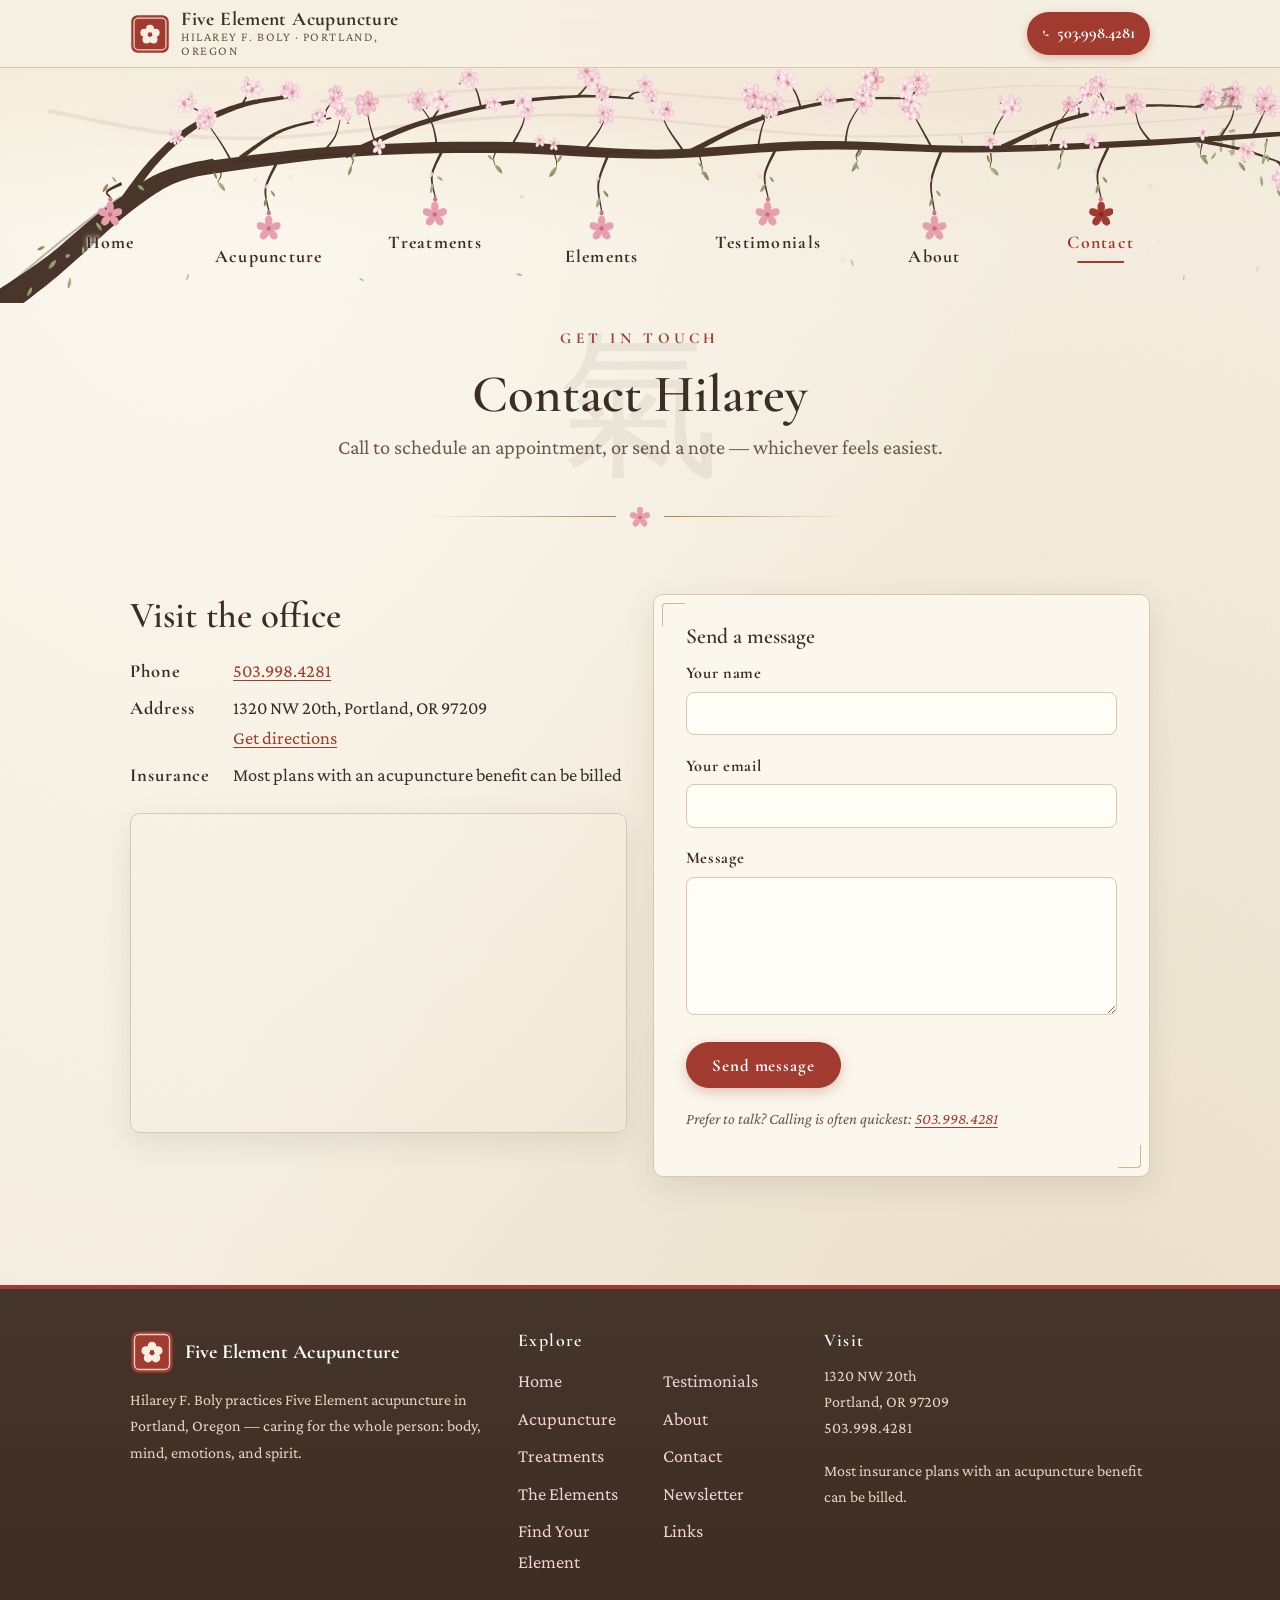
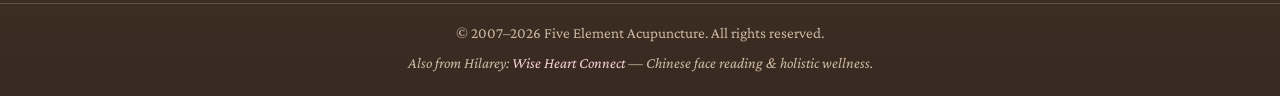
<file: contact.html>
<!DOCTYPE html>
<html lang="en">
<head>
<meta charset="utf-8">
<meta name="viewport" content="width=device-width, initial-scale=1">
<title>Contact Hilarey — Schedule Portland Acupuncture | 503.998.4281</title>
<meta name="description" content="Call 503.998.4281 or send a message to schedule Five Element acupuncture with Hilarey F. Boly — 1320 NW 20th, Portland, OR 97209.">
<link rel="icon" type="image/svg+xml" href="assets/seal.svg">
<link rel="preconnect" href="https://fonts.googleapis.com">
<link rel="preconnect" href="https://fonts.gstatic.com" crossorigin>
<link href="https://fonts.googleapis.com/css2?family=Cormorant+Garamond:ital,wght@0,500;0,600;0,700;1,500&family=Crimson+Pro:ital,wght@0,400;0,600;1,400&display=swap" rel="stylesheet">
<link href="https://fonts.googleapis.com/css2?family=Ma+Shan+Zheng&text=%E6%9C%A8%E7%81%AB%E5%9C%9F%E9%87%91%E6%B0%B4%E4%BA%94%E8%A1%8C%E6%B0%A3&display=swap" rel="stylesheet">
<link rel="stylesheet" href="css/styles.css">
</head>
<body>
<a class="skip-link" href="#main">Skip to content</a>

<svg style="display:none" aria-hidden="true">
  <symbol id="petal" viewBox="0 0 24 24">
    <g fill="var(--petal-fill, #e79fae)"><path d="M0 0 C-2.4 -1.8 -3.5 -5.4 -2.3 -7.9 C-1.4 -9.6 -0.5 -9.8 0 -9 C0.5 -9.8 1.4 -9.6 2.3 -7.9 C3.5 -5.4 2.4 -1.8 0 0 Z" transform="translate(12 12.5) rotate(0) scale(1.35)"/><path d="M0 0 C-2.4 -1.8 -3.5 -5.4 -2.3 -7.9 C-1.4 -9.6 -0.5 -9.8 0 -9 C0.5 -9.8 1.4 -9.6 2.3 -7.9 C3.5 -5.4 2.4 -1.8 0 0 Z" transform="translate(12 12.5) rotate(72) scale(1.35)"/><path d="M0 0 C-2.4 -1.8 -3.5 -5.4 -2.3 -7.9 C-1.4 -9.6 -0.5 -9.8 0 -9 C0.5 -9.8 1.4 -9.6 2.3 -7.9 C3.5 -5.4 2.4 -1.8 0 0 Z" transform="translate(12 12.5) rotate(144) scale(1.35)"/><path d="M0 0 C-2.4 -1.8 -3.5 -5.4 -2.3 -7.9 C-1.4 -9.6 -0.5 -9.8 0 -9 C0.5 -9.8 1.4 -9.6 2.3 -7.9 C3.5 -5.4 2.4 -1.8 0 0 Z" transform="translate(12 12.5) rotate(216) scale(1.35)"/><path d="M0 0 C-2.4 -1.8 -3.5 -5.4 -2.3 -7.9 C-1.4 -9.6 -0.5 -9.8 0 -9 C0.5 -9.8 1.4 -9.6 2.3 -7.9 C3.5 -5.4 2.4 -1.8 0 0 Z" transform="translate(12 12.5) rotate(288) scale(1.35)"/></g>
    <circle fill="var(--petal-core, #c96f83)" cx="12" cy="12.5" r="2.3"/>
  </symbol>
</svg>

<header>
  <div class="topbar">
    <div class="topbar-inner">
      <a class="brand" href="index.html">
        <img class="seal-mark" src="assets/seal.svg" alt="Five Element Acupuncture seal">
        <span class="brand-name">Five Element Acupuncture
          <span class="brand-sub">Hilarey F. Boly · Portland, Oregon</span>
        </span>
      </a>
      <nav class="topbar-links" aria-label="Compact navigation">
        <a href="index.html">Home</a>
        <a href="acupuncture.html">Acupuncture</a>
        <a href="treatments.html">Treatments</a>
        <a href="elements.html">Elements</a>
        <a href="testimonials.html">Testimonials</a>
        <a href="about.html">About</a>
        <a href="contact.html" aria-current="page">Contact</a>
      </nav>
      <a class="phone-cta" href="tel:+15039984281">
        <svg width="15" height="15" viewBox="0 0 24 24" fill="currentColor" aria-hidden="true"><path d="M6.6 10.8c1.4 2.8 3.8 5.1 6.6 6.6l2.2-2.2c.3-.3.7-.4 1-.2 1.1.4 2.3.6 3.6.6.6 0 1 .4 1 1V20c0 .6-.4 1-1 1C10.6 21 3 13.4 3 4c0-.6.4-1 1-1h3.5c.6 0 1 .4 1 1 0 1.2.2 2.4.6 3.6.1.3 0 .7-.2 1l-2.3 2.2z"/></svg>
        <span class="cta-label">503.998.4281</span>
      </a>
      <button class="menu-toggle" aria-expanded="false" aria-controls="mobileNav" aria-label="Open menu">
        <svg width="22" height="22" viewBox="0 0 24 24" fill="none" stroke="currentColor" stroke-width="2.2" stroke-linecap="round" aria-hidden="true"><path d="M4 7h16M4 12h16M4 17h16"/></svg>
      </button>
    </div>
  </div>

  <div class="tree-banner">
    <div class="banner-calligraphy hanzi" aria-hidden="true">五行</div>
    <nav class="blossom-nav" aria-label="Primary navigation">
      <ul>
        <li><a href="index.html"><svg class="petal-icon" aria-hidden="true"><use href="#petal"/></svg>Home</a></li>
        <li><a href="acupuncture.html"><svg class="petal-icon" aria-hidden="true"><use href="#petal"/></svg>Acupuncture</a></li>
        <li><a href="treatments.html"><svg class="petal-icon" aria-hidden="true"><use href="#petal"/></svg>Treatments</a></li>
        <li><a href="elements.html"><svg class="petal-icon" aria-hidden="true"><use href="#petal"/></svg>Elements</a></li>
        <li><a href="testimonials.html"><svg class="petal-icon" aria-hidden="true"><use href="#petal"/></svg>Testimonials</a></li>
        <li><a href="about.html"><svg class="petal-icon" aria-hidden="true"><use href="#petal"/></svg>About</a></li>
        <li><a href="contact.html" aria-current="page"><svg class="petal-icon" aria-hidden="true"><use href="#petal"/></svg>Contact</a></li>
      </ul>
    </nav>
  </div>
</header>

<div class="mobile-nav" id="mobileNav">
  <div class="sheet" role="dialog" aria-label="Menu">
    <div class="sheet-head">
      <strong>Menu</strong>
      <button class="close-btn" aria-label="Close menu">&times;</button>
    </div>
    <ul>
      <li><a href="index.html"><svg class="petal-icon" aria-hidden="true"><use href="#petal"/></svg>Home</a></li>
      <li><a href="acupuncture.html"><svg class="petal-icon" aria-hidden="true"><use href="#petal"/></svg>Acupuncture</a></li>
      <li><a href="treatments.html"><svg class="petal-icon" aria-hidden="true"><use href="#petal"/></svg>Treatments</a></li>
      <li><a href="elements.html"><svg class="petal-icon" aria-hidden="true"><use href="#petal"/></svg>The Elements</a></li>
      <li><a href="questionnaire.html"><svg class="petal-icon" aria-hidden="true"><use href="#petal"/></svg>Find Your Element</a></li>
      <li><a href="testimonials.html"><svg class="petal-icon" aria-hidden="true"><use href="#petal"/></svg>Testimonials</a></li>
      <li><a href="about.html"><svg class="petal-icon" aria-hidden="true"><use href="#petal"/></svg>About</a></li>
      <li><a href="contact.html" aria-current="page"><svg class="petal-icon" aria-hidden="true"><use href="#petal"/></svg>Contact</a></li>
      <li><a href="newsletter.html"><svg class="petal-icon" aria-hidden="true"><use href="#petal"/></svg>Newsletter</a></li>
      <li><a href="links.html"><svg class="petal-icon" aria-hidden="true"><use href="#petal"/></svg>Links</a></li>
    </ul>
    <p class="mobile-extra">Questions? Call <a href="tel:+15039984281">503.998.4281</a></p>
  </div>
</div>

<main id="main">

  <div class="page-head">
    <div class="hanzi-watermark hanzi" aria-hidden="true">氣</div>
    <p class="eyebrow">Get In Touch</p>
    <h1>Contact Hilarey</h1>
    <p class="lede">Call to schedule an appointment, or send a note — whichever feels easiest.</p>
  </div>
  <div class="divider" aria-hidden="true">
    <svg viewBox="0 0 24 24"><g class="petals" fill="#e79fae"><path d="M0 0 C-2.4 -1.8 -3.5 -5.4 -2.3 -7.9 C-1.4 -9.6 -0.5 -9.8 0 -9 C0.5 -9.8 1.4 -9.6 2.3 -7.9 C3.5 -5.4 2.4 -1.8 0 0 Z" transform="translate(12 12.5) rotate(0) scale(1.35)"/><path d="M0 0 C-2.4 -1.8 -3.5 -5.4 -2.3 -7.9 C-1.4 -9.6 -0.5 -9.8 0 -9 C0.5 -9.8 1.4 -9.6 2.3 -7.9 C3.5 -5.4 2.4 -1.8 0 0 Z" transform="translate(12 12.5) rotate(72) scale(1.35)"/><path d="M0 0 C-2.4 -1.8 -3.5 -5.4 -2.3 -7.9 C-1.4 -9.6 -0.5 -9.8 0 -9 C0.5 -9.8 1.4 -9.6 2.3 -7.9 C3.5 -5.4 2.4 -1.8 0 0 Z" transform="translate(12 12.5) rotate(144) scale(1.35)"/><path d="M0 0 C-2.4 -1.8 -3.5 -5.4 -2.3 -7.9 C-1.4 -9.6 -0.5 -9.8 0 -9 C0.5 -9.8 1.4 -9.6 2.3 -7.9 C3.5 -5.4 2.4 -1.8 0 0 Z" transform="translate(12 12.5) rotate(216) scale(1.35)"/><path d="M0 0 C-2.4 -1.8 -3.5 -5.4 -2.3 -7.9 C-1.4 -9.6 -0.5 -9.8 0 -9 C0.5 -9.8 1.4 -9.6 2.3 -7.9 C3.5 -5.4 2.4 -1.8 0 0 Z" transform="translate(12 12.5) rotate(288) scale(1.35)"/></g><circle class="core" fill="#c96f83" cx="12" cy="12.5" r="2.3"/></svg>
  </div>
  <section class="section">
    <div class="wrap grid-2">
      <div class="fade-up">
        <h2>Visit the office</h2>
        <div class="contact-info">
          <div class="row"><strong>Phone</strong> <a href="tel:+15039984281">503.998.4281</a></div>
          <div class="row"><strong>Address</strong> <span>1320 NW 20th, Portland, OR 97209<br>
            <a href="https://maps.google.com/?q=1320+NW+20th,+Portland,+OR+97209" rel="noopener" target="_blank">Get directions</a></span></div>
          <div class="row"><strong>Insurance</strong> <span>Most plans with an acupuncture benefit can be billed</span></div>
        </div>
        <iframe class="map-frame" loading="lazy" referrerpolicy="no-referrer-when-downgrade"
          src="https://www.google.com/maps?q=1320+NW+20th,+Portland,+OR+97209&output=embed"
          title="Map to Five Element Acupuncture, 1320 NW 20th, Portland"></iframe>
      </div>
      <div class="card fade-up">
        <h3>Send a message</h3>
        <form class="form-grid" data-placeholder="true" method="post" action="#">
          <div class="form-field">
            <label for="cName">Your name</label>
            <input id="cName" name="name" type="text" autocomplete="name" required>
          </div>
          <div class="form-field">
            <label for="cEmail">Your email</label>
            <input id="cEmail" name="email" type="email" autocomplete="email" required>
          </div>
          <div class="form-field">
            <label for="cMsg">Message</label>
            <textarea id="cMsg" name="message" rows="6" required></textarea>
          </div>
          <div>
            <button class="btn btn-seal" type="submit">Send message</button>
            <div class="form-status"></div>
          </div>
          <p class="form-note">Prefer to talk? Calling is often quickest: <a href="tel:+15039984281">503.998.4281</a></p>
        </form>
      </div>
    </div>
  </section>

</main>

<footer class="site-footer">
  <div class="footer-inner">
    <div>
      <div class="footer-brand">
        <img src="assets/seal.svg" alt="">
        <span>Five Element Acupuncture</span>
      </div>
      <p>Hilarey F. Boly practices Five Element acupuncture in Portland, Oregon — caring for the whole person: body, mind, emotions, and spirit.</p>
    </div>
    <div>
      <h4>Explore</h4>
      <ul>
        <li><a href="index.html">Home</a></li>
        <li><a href="acupuncture.html">Acupuncture</a></li>
        <li><a href="treatments.html">Treatments</a></li>
        <li><a href="elements.html">The Elements</a></li>
        <li><a href="questionnaire.html">Find Your Element</a></li>
        <li><a href="testimonials.html">Testimonials</a></li>
        <li><a href="about.html">About</a></li>
        <li><a href="contact.html">Contact</a></li>
        <li><a href="newsletter.html">Newsletter</a></li>
        <li><a href="links.html">Links</a></li>
      </ul>
    </div>
    <div>
      <h4>Visit</h4>
      <p>1320 NW 20th<br>Portland, OR 97209<br>
      <a href="tel:+15039984281">503.998.4281</a></p>
      <p>Most insurance plans with an acupuncture benefit can be billed.</p>
    </div>
  </div>
  <div class="footer-bottom">
    © 2007–2026 Five Element Acupuncture. All rights reserved.
    <span class="wiseheart">Also from Hilarey: <a href="https://www.youtube.com/@WiseHeartsConnect" rel="noopener">Wise Heart Connect</a> — Chinese face reading &amp; holistic wellness.</span>
  </div>
</footer>

<script src="js/main.js"></script>

</body>
</html>
</file>
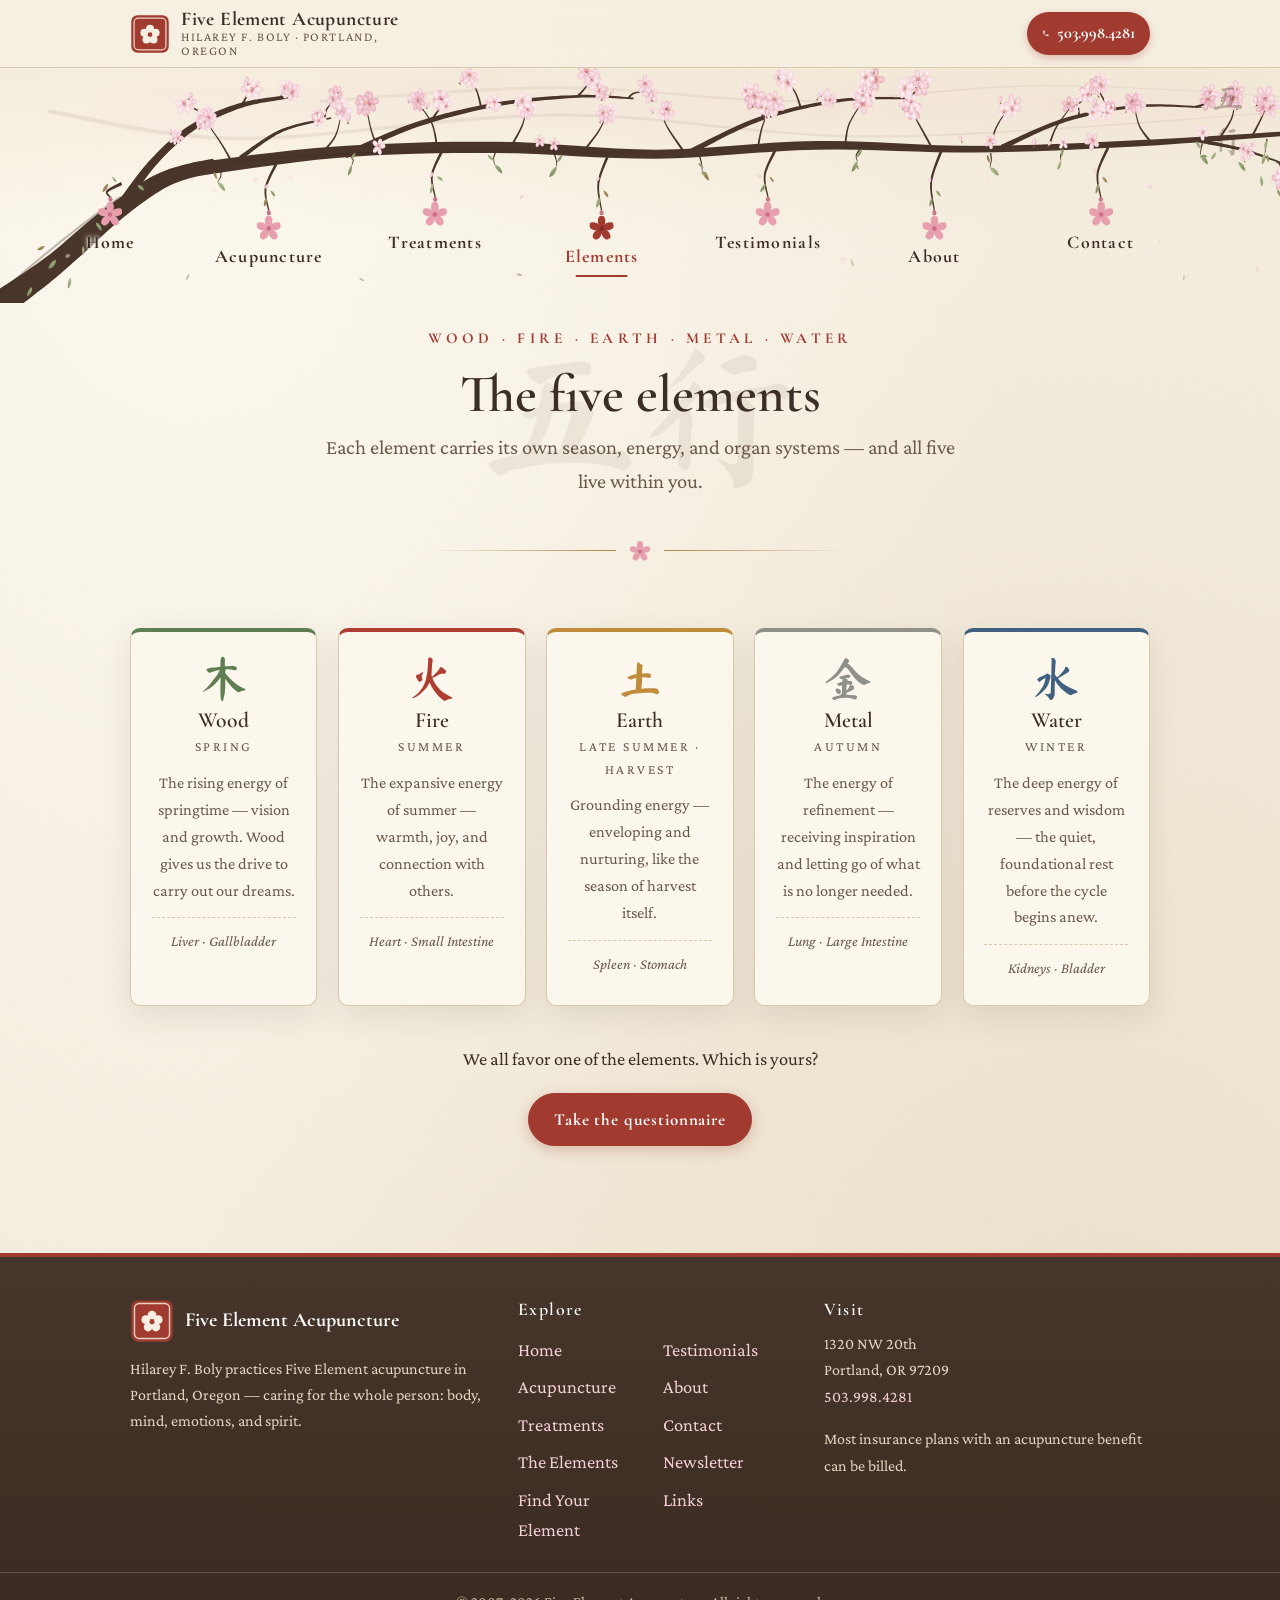
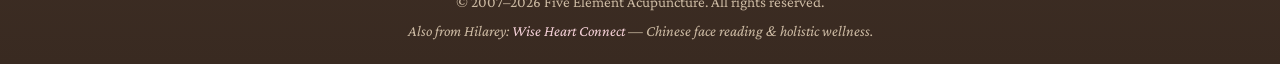
<file: elements.html>
<!DOCTYPE html>
<html lang="en">
<head>
<meta charset="utf-8">
<meta name="viewport" content="width=device-width, initial-scale=1">
<title>The Five Elements — Wood, Fire, Earth, Metal & Water | Five Element Acupuncture</title>
<meta name="description" content="Wood, fire, earth, metal, and water: the five elements at the heart of Five Element acupuncture, their seasons, energies, and organ systems.">
<link rel="icon" type="image/svg+xml" href="assets/seal.svg">
<link rel="preconnect" href="https://fonts.googleapis.com">
<link rel="preconnect" href="https://fonts.gstatic.com" crossorigin>
<link href="https://fonts.googleapis.com/css2?family=Cormorant+Garamond:ital,wght@0,500;0,600;0,700;1,500&family=Crimson+Pro:ital,wght@0,400;0,600;1,400&display=swap" rel="stylesheet">
<link href="https://fonts.googleapis.com/css2?family=Ma+Shan+Zheng&text=%E6%9C%A8%E7%81%AB%E5%9C%9F%E9%87%91%E6%B0%B4%E4%BA%94%E8%A1%8C%E6%B0%A3&display=swap" rel="stylesheet">
<link rel="stylesheet" href="css/styles.css">
</head>
<body>
<a class="skip-link" href="#main">Skip to content</a>

<svg style="display:none" aria-hidden="true">
  <symbol id="petal" viewBox="0 0 24 24">
    <g fill="var(--petal-fill, #e79fae)"><path d="M0 0 C-2.4 -1.8 -3.5 -5.4 -2.3 -7.9 C-1.4 -9.6 -0.5 -9.8 0 -9 C0.5 -9.8 1.4 -9.6 2.3 -7.9 C3.5 -5.4 2.4 -1.8 0 0 Z" transform="translate(12 12.5) rotate(0) scale(1.35)"/><path d="M0 0 C-2.4 -1.8 -3.5 -5.4 -2.3 -7.9 C-1.4 -9.6 -0.5 -9.8 0 -9 C0.5 -9.8 1.4 -9.6 2.3 -7.9 C3.5 -5.4 2.4 -1.8 0 0 Z" transform="translate(12 12.5) rotate(72) scale(1.35)"/><path d="M0 0 C-2.4 -1.8 -3.5 -5.4 -2.3 -7.9 C-1.4 -9.6 -0.5 -9.8 0 -9 C0.5 -9.8 1.4 -9.6 2.3 -7.9 C3.5 -5.4 2.4 -1.8 0 0 Z" transform="translate(12 12.5) rotate(144) scale(1.35)"/><path d="M0 0 C-2.4 -1.8 -3.5 -5.4 -2.3 -7.9 C-1.4 -9.6 -0.5 -9.8 0 -9 C0.5 -9.8 1.4 -9.6 2.3 -7.9 C3.5 -5.4 2.4 -1.8 0 0 Z" transform="translate(12 12.5) rotate(216) scale(1.35)"/><path d="M0 0 C-2.4 -1.8 -3.5 -5.4 -2.3 -7.9 C-1.4 -9.6 -0.5 -9.8 0 -9 C0.5 -9.8 1.4 -9.6 2.3 -7.9 C3.5 -5.4 2.4 -1.8 0 0 Z" transform="translate(12 12.5) rotate(288) scale(1.35)"/></g>
    <circle fill="var(--petal-core, #c96f83)" cx="12" cy="12.5" r="2.3"/>
  </symbol>
</svg>

<header>
  <div class="topbar">
    <div class="topbar-inner">
      <a class="brand" href="index.html">
        <img class="seal-mark" src="assets/seal.svg" alt="Five Element Acupuncture seal">
        <span class="brand-name">Five Element Acupuncture
          <span class="brand-sub">Hilarey F. Boly · Portland, Oregon</span>
        </span>
      </a>
      <nav class="topbar-links" aria-label="Compact navigation">
        <a href="index.html">Home</a>
        <a href="acupuncture.html">Acupuncture</a>
        <a href="treatments.html">Treatments</a>
        <a href="elements.html" aria-current="page">Elements</a>
        <a href="testimonials.html">Testimonials</a>
        <a href="about.html">About</a>
        <a href="contact.html">Contact</a>
      </nav>
      <a class="phone-cta" href="tel:+15039984281">
        <svg width="15" height="15" viewBox="0 0 24 24" fill="currentColor" aria-hidden="true"><path d="M6.6 10.8c1.4 2.8 3.8 5.1 6.6 6.6l2.2-2.2c.3-.3.7-.4 1-.2 1.1.4 2.3.6 3.6.6.6 0 1 .4 1 1V20c0 .6-.4 1-1 1C10.6 21 3 13.4 3 4c0-.6.4-1 1-1h3.5c.6 0 1 .4 1 1 0 1.2.2 2.4.6 3.6.1.3 0 .7-.2 1l-2.3 2.2z"/></svg>
        <span class="cta-label">503.998.4281</span>
      </a>
      <button class="menu-toggle" aria-expanded="false" aria-controls="mobileNav" aria-label="Open menu">
        <svg width="22" height="22" viewBox="0 0 24 24" fill="none" stroke="currentColor" stroke-width="2.2" stroke-linecap="round" aria-hidden="true"><path d="M4 7h16M4 12h16M4 17h16"/></svg>
      </button>
    </div>
  </div>

  <div class="tree-banner">
    <div class="banner-calligraphy hanzi" aria-hidden="true">五行</div>
    <nav class="blossom-nav" aria-label="Primary navigation">
      <ul>
        <li><a href="index.html"><svg class="petal-icon" aria-hidden="true"><use href="#petal"/></svg>Home</a></li>
        <li><a href="acupuncture.html"><svg class="petal-icon" aria-hidden="true"><use href="#petal"/></svg>Acupuncture</a></li>
        <li><a href="treatments.html"><svg class="petal-icon" aria-hidden="true"><use href="#petal"/></svg>Treatments</a></li>
        <li><a href="elements.html" aria-current="page"><svg class="petal-icon" aria-hidden="true"><use href="#petal"/></svg>Elements</a></li>
        <li><a href="testimonials.html"><svg class="petal-icon" aria-hidden="true"><use href="#petal"/></svg>Testimonials</a></li>
        <li><a href="about.html"><svg class="petal-icon" aria-hidden="true"><use href="#petal"/></svg>About</a></li>
        <li><a href="contact.html"><svg class="petal-icon" aria-hidden="true"><use href="#petal"/></svg>Contact</a></li>
      </ul>
    </nav>
  </div>
</header>

<div class="mobile-nav" id="mobileNav">
  <div class="sheet" role="dialog" aria-label="Menu">
    <div class="sheet-head">
      <strong>Menu</strong>
      <button class="close-btn" aria-label="Close menu">&times;</button>
    </div>
    <ul>
      <li><a href="index.html"><svg class="petal-icon" aria-hidden="true"><use href="#petal"/></svg>Home</a></li>
      <li><a href="acupuncture.html"><svg class="petal-icon" aria-hidden="true"><use href="#petal"/></svg>Acupuncture</a></li>
      <li><a href="treatments.html"><svg class="petal-icon" aria-hidden="true"><use href="#petal"/></svg>Treatments</a></li>
      <li><a href="elements.html" aria-current="page"><svg class="petal-icon" aria-hidden="true"><use href="#petal"/></svg>The Elements</a></li>
      <li><a href="questionnaire.html"><svg class="petal-icon" aria-hidden="true"><use href="#petal"/></svg>Find Your Element</a></li>
      <li><a href="testimonials.html"><svg class="petal-icon" aria-hidden="true"><use href="#petal"/></svg>Testimonials</a></li>
      <li><a href="about.html"><svg class="petal-icon" aria-hidden="true"><use href="#petal"/></svg>About</a></li>
      <li><a href="contact.html"><svg class="petal-icon" aria-hidden="true"><use href="#petal"/></svg>Contact</a></li>
      <li><a href="newsletter.html"><svg class="petal-icon" aria-hidden="true"><use href="#petal"/></svg>Newsletter</a></li>
      <li><a href="links.html"><svg class="petal-icon" aria-hidden="true"><use href="#petal"/></svg>Links</a></li>
    </ul>
    <p class="mobile-extra">Questions? Call <a href="tel:+15039984281">503.998.4281</a></p>
  </div>
</div>

<main id="main">

  <div class="page-head">
    <div class="hanzi-watermark hanzi" aria-hidden="true">五行</div>
    <p class="eyebrow">Wood · Fire · Earth · Metal · Water</p>
    <h1>The five elements</h1>
    <p class="lede">Each element carries its own season, energy, and organ systems — and all five live within you.</p>
  </div>
  <div class="divider" aria-hidden="true">
    <svg viewBox="0 0 24 24"><g class="petals" fill="#e79fae"><path d="M0 0 C-2.4 -1.8 -3.5 -5.4 -2.3 -7.9 C-1.4 -9.6 -0.5 -9.8 0 -9 C0.5 -9.8 1.4 -9.6 2.3 -7.9 C3.5 -5.4 2.4 -1.8 0 0 Z" transform="translate(12 12.5) rotate(0) scale(1.35)"/><path d="M0 0 C-2.4 -1.8 -3.5 -5.4 -2.3 -7.9 C-1.4 -9.6 -0.5 -9.8 0 -9 C0.5 -9.8 1.4 -9.6 2.3 -7.9 C3.5 -5.4 2.4 -1.8 0 0 Z" transform="translate(12 12.5) rotate(72) scale(1.35)"/><path d="M0 0 C-2.4 -1.8 -3.5 -5.4 -2.3 -7.9 C-1.4 -9.6 -0.5 -9.8 0 -9 C0.5 -9.8 1.4 -9.6 2.3 -7.9 C3.5 -5.4 2.4 -1.8 0 0 Z" transform="translate(12 12.5) rotate(144) scale(1.35)"/><path d="M0 0 C-2.4 -1.8 -3.5 -5.4 -2.3 -7.9 C-1.4 -9.6 -0.5 -9.8 0 -9 C0.5 -9.8 1.4 -9.6 2.3 -7.9 C3.5 -5.4 2.4 -1.8 0 0 Z" transform="translate(12 12.5) rotate(216) scale(1.35)"/><path d="M0 0 C-2.4 -1.8 -3.5 -5.4 -2.3 -7.9 C-1.4 -9.6 -0.5 -9.8 0 -9 C0.5 -9.8 1.4 -9.6 2.3 -7.9 C3.5 -5.4 2.4 -1.8 0 0 Z" transform="translate(12 12.5) rotate(288) scale(1.35)"/></g><circle class="core" fill="#c96f83" cx="12" cy="12.5" r="2.3"/></svg>
  </div>
  <section class="section">
    <div class="wrap">
      <div class="element-grid">
        <div class="element-card el-wood fade-up" id="wood">
          <span class="hanzi" aria-hidden="true">木</span>
          <h3>Wood</h3>
          <p class="season">Spring</p>
          <p>The rising energy of springtime — vision and growth. Wood gives us the drive to carry out our dreams.</p>
          <p class="organs">Liver · Gallbladder</p>
        </div>
        <div class="element-card el-fire fade-up" id="fire">
          <span class="hanzi" aria-hidden="true">火</span>
          <h3>Fire</h3>
          <p class="season">Summer</p>
          <p>The expansive energy of summer — warmth, joy, and connection with others.</p>
          <p class="organs">Heart · Small Intestine</p>
        </div>
        <div class="element-card el-earth fade-up" id="earth">
          <span class="hanzi" aria-hidden="true">土</span>
          <h3>Earth</h3>
          <p class="season">Late Summer · Harvest</p>
          <p>Grounding energy — enveloping and nurturing, like the season of harvest itself.</p>
          <p class="organs">Spleen · Stomach</p>
        </div>
        <div class="element-card el-metal fade-up" id="metal">
          <span class="hanzi" aria-hidden="true">金</span>
          <h3>Metal</h3>
          <p class="season">Autumn</p>
          <p>The energy of refinement — receiving inspiration and letting go of what is no longer needed.</p>
          <p class="organs">Lung · Large Intestine</p>
        </div>
        <div class="element-card el-water fade-up" id="water">
          <span class="hanzi" aria-hidden="true">水</span>
          <h3>Water</h3>
          <p class="season">Winter</p>
          <p>The deep energy of reserves and wisdom — the quiet, foundational rest before the cycle begins anew.</p>
          <p class="organs">Kidneys · Bladder</p>
        </div>
      </div>
      <div style="text-align:center; margin-top:2.4rem">
        <p>We all favor one of the elements. Which is yours?</p>
        <a class="btn btn-seal" href="questionnaire.html">Take the questionnaire</a>
      </div>
    </div>
  </section>

</main>

<footer class="site-footer">
  <div class="footer-inner">
    <div>
      <div class="footer-brand">
        <img src="assets/seal.svg" alt="">
        <span>Five Element Acupuncture</span>
      </div>
      <p>Hilarey F. Boly practices Five Element acupuncture in Portland, Oregon — caring for the whole person: body, mind, emotions, and spirit.</p>
    </div>
    <div>
      <h4>Explore</h4>
      <ul>
        <li><a href="index.html">Home</a></li>
        <li><a href="acupuncture.html">Acupuncture</a></li>
        <li><a href="treatments.html">Treatments</a></li>
        <li><a href="elements.html">The Elements</a></li>
        <li><a href="questionnaire.html">Find Your Element</a></li>
        <li><a href="testimonials.html">Testimonials</a></li>
        <li><a href="about.html">About</a></li>
        <li><a href="contact.html">Contact</a></li>
        <li><a href="newsletter.html">Newsletter</a></li>
        <li><a href="links.html">Links</a></li>
      </ul>
    </div>
    <div>
      <h4>Visit</h4>
      <p>1320 NW 20th<br>Portland, OR 97209<br>
      <a href="tel:+15039984281">503.998.4281</a></p>
      <p>Most insurance plans with an acupuncture benefit can be billed.</p>
    </div>
  </div>
  <div class="footer-bottom">
    © 2007–2026 Five Element Acupuncture. All rights reserved.
    <span class="wiseheart">Also from Hilarey: <a href="https://www.youtube.com/@WiseHeartsConnect" rel="noopener">Wise Heart Connect</a> — Chinese face reading &amp; holistic wellness.</span>
  </div>
</footer>

<script src="js/main.js"></script>

</body>
</html>
</file>
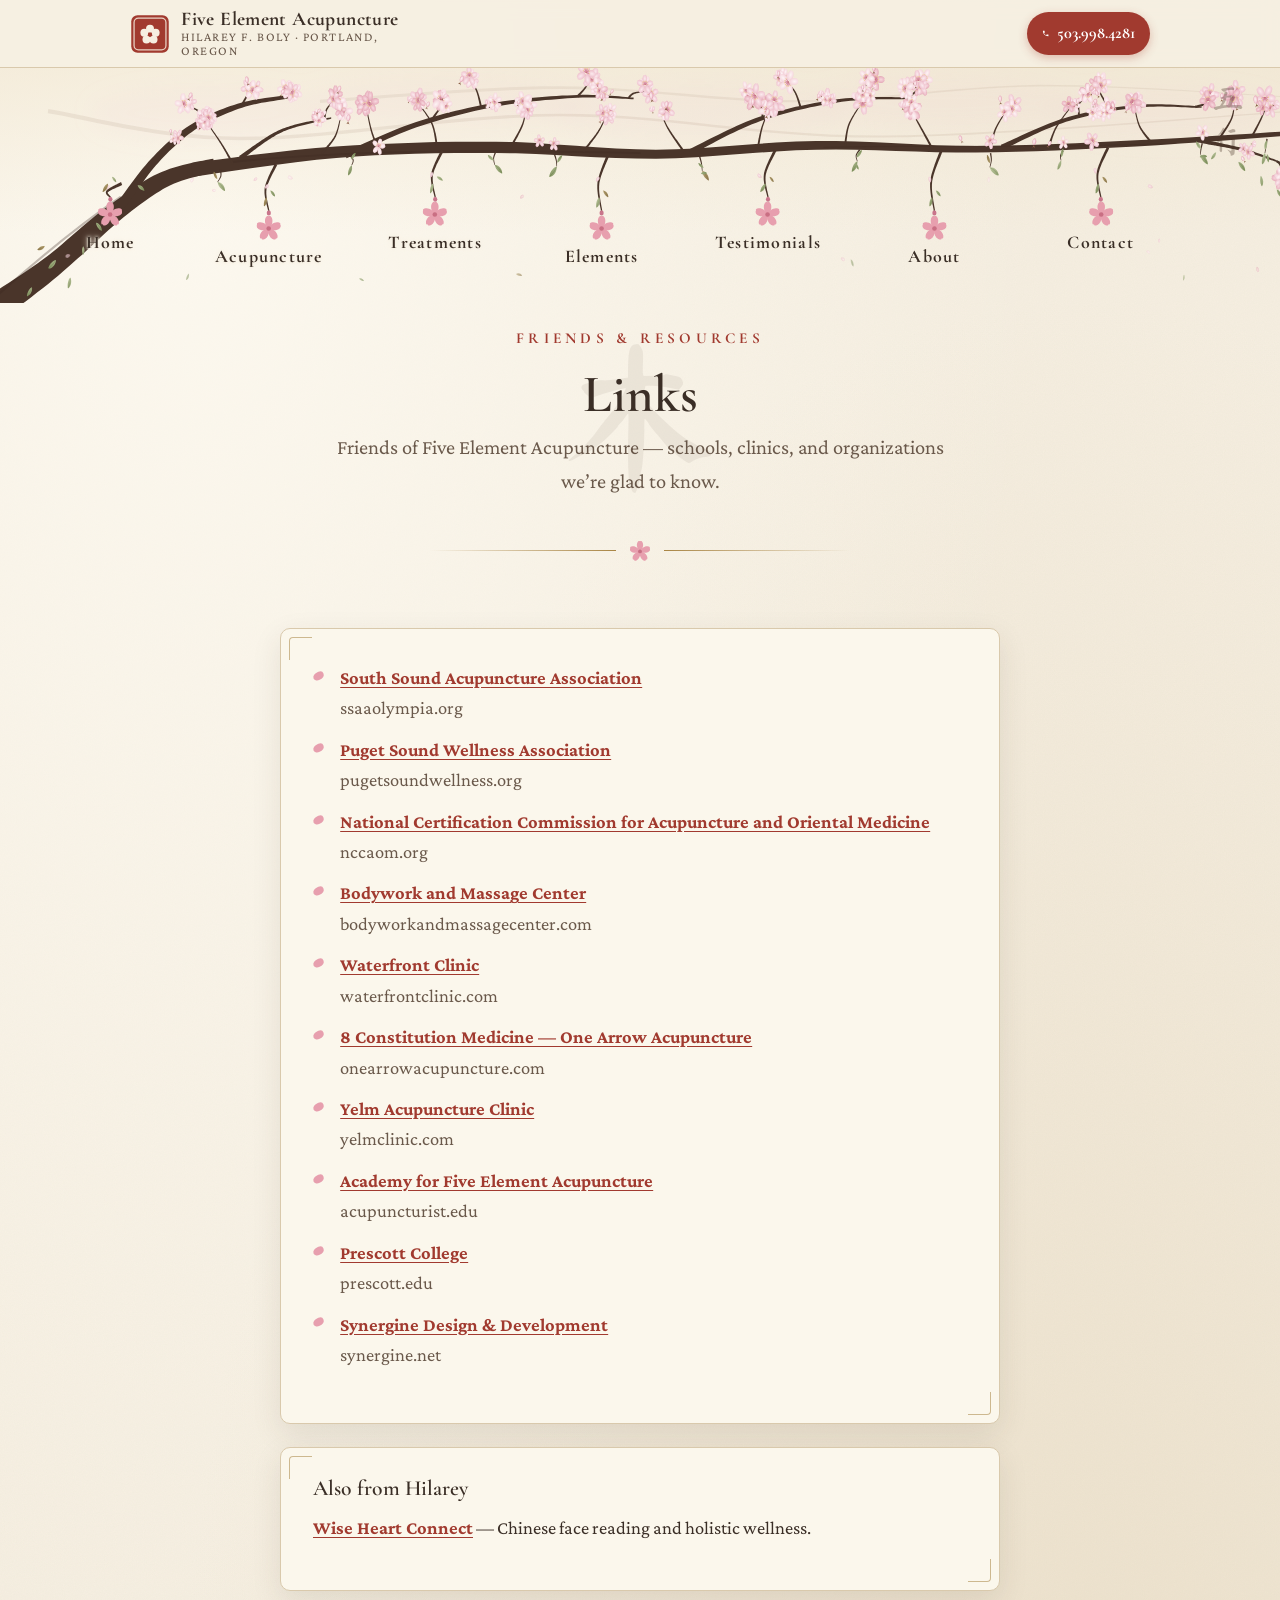
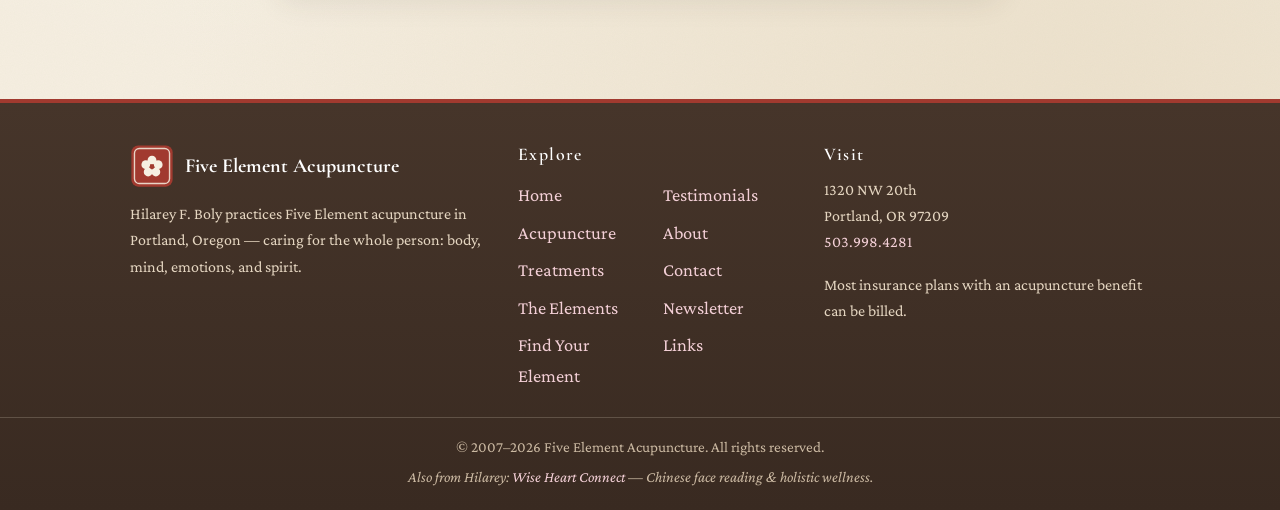
<file: links.html>
<!DOCTYPE html>
<html lang="en">
<head>
<meta charset="utf-8">
<meta name="viewport" content="width=device-width, initial-scale=1">
<title>Links — Friends of Five Element Acupuncture | Portland, OR</title>
<meta name="description" content="Schools, clinics, and organizations connected to Five Element Acupuncture in Portland, Oregon.">
<link rel="icon" type="image/svg+xml" href="assets/seal.svg">
<link rel="preconnect" href="https://fonts.googleapis.com">
<link rel="preconnect" href="https://fonts.gstatic.com" crossorigin>
<link href="https://fonts.googleapis.com/css2?family=Cormorant+Garamond:ital,wght@0,500;0,600;0,700;1,500&family=Crimson+Pro:ital,wght@0,400;0,600;1,400&display=swap" rel="stylesheet">
<link href="https://fonts.googleapis.com/css2?family=Ma+Shan+Zheng&text=%E6%9C%A8%E7%81%AB%E5%9C%9F%E9%87%91%E6%B0%B4%E4%BA%94%E8%A1%8C%E6%B0%A3&display=swap" rel="stylesheet">
<link rel="stylesheet" href="css/styles.css">
</head>
<body>
<a class="skip-link" href="#main">Skip to content</a>

<svg style="display:none" aria-hidden="true">
  <symbol id="petal" viewBox="0 0 24 24">
    <g fill="var(--petal-fill, #e79fae)"><path d="M0 0 C-2.4 -1.8 -3.5 -5.4 -2.3 -7.9 C-1.4 -9.6 -0.5 -9.8 0 -9 C0.5 -9.8 1.4 -9.6 2.3 -7.9 C3.5 -5.4 2.4 -1.8 0 0 Z" transform="translate(12 12.5) rotate(0) scale(1.35)"/><path d="M0 0 C-2.4 -1.8 -3.5 -5.4 -2.3 -7.9 C-1.4 -9.6 -0.5 -9.8 0 -9 C0.5 -9.8 1.4 -9.6 2.3 -7.9 C3.5 -5.4 2.4 -1.8 0 0 Z" transform="translate(12 12.5) rotate(72) scale(1.35)"/><path d="M0 0 C-2.4 -1.8 -3.5 -5.4 -2.3 -7.9 C-1.4 -9.6 -0.5 -9.8 0 -9 C0.5 -9.8 1.4 -9.6 2.3 -7.9 C3.5 -5.4 2.4 -1.8 0 0 Z" transform="translate(12 12.5) rotate(144) scale(1.35)"/><path d="M0 0 C-2.4 -1.8 -3.5 -5.4 -2.3 -7.9 C-1.4 -9.6 -0.5 -9.8 0 -9 C0.5 -9.8 1.4 -9.6 2.3 -7.9 C3.5 -5.4 2.4 -1.8 0 0 Z" transform="translate(12 12.5) rotate(216) scale(1.35)"/><path d="M0 0 C-2.4 -1.8 -3.5 -5.4 -2.3 -7.9 C-1.4 -9.6 -0.5 -9.8 0 -9 C0.5 -9.8 1.4 -9.6 2.3 -7.9 C3.5 -5.4 2.4 -1.8 0 0 Z" transform="translate(12 12.5) rotate(288) scale(1.35)"/></g>
    <circle fill="var(--petal-core, #c96f83)" cx="12" cy="12.5" r="2.3"/>
  </symbol>
</svg>

<header>
  <div class="topbar">
    <div class="topbar-inner">
      <a class="brand" href="index.html">
        <img class="seal-mark" src="assets/seal.svg" alt="Five Element Acupuncture seal">
        <span class="brand-name">Five Element Acupuncture
          <span class="brand-sub">Hilarey F. Boly · Portland, Oregon</span>
        </span>
      </a>
      <nav class="topbar-links" aria-label="Compact navigation">
        <a href="index.html">Home</a>
        <a href="acupuncture.html">Acupuncture</a>
        <a href="treatments.html">Treatments</a>
        <a href="elements.html">Elements</a>
        <a href="testimonials.html">Testimonials</a>
        <a href="about.html">About</a>
        <a href="contact.html">Contact</a>
      </nav>
      <a class="phone-cta" href="tel:+15039984281">
        <svg width="15" height="15" viewBox="0 0 24 24" fill="currentColor" aria-hidden="true"><path d="M6.6 10.8c1.4 2.8 3.8 5.1 6.6 6.6l2.2-2.2c.3-.3.7-.4 1-.2 1.1.4 2.3.6 3.6.6.6 0 1 .4 1 1V20c0 .6-.4 1-1 1C10.6 21 3 13.4 3 4c0-.6.4-1 1-1h3.5c.6 0 1 .4 1 1 0 1.2.2 2.4.6 3.6.1.3 0 .7-.2 1l-2.3 2.2z"/></svg>
        <span class="cta-label">503.998.4281</span>
      </a>
      <button class="menu-toggle" aria-expanded="false" aria-controls="mobileNav" aria-label="Open menu">
        <svg width="22" height="22" viewBox="0 0 24 24" fill="none" stroke="currentColor" stroke-width="2.2" stroke-linecap="round" aria-hidden="true"><path d="M4 7h16M4 12h16M4 17h16"/></svg>
      </button>
    </div>
  </div>

  <div class="tree-banner">
    <div class="banner-calligraphy hanzi" aria-hidden="true">五行</div>
    <nav class="blossom-nav" aria-label="Primary navigation">
      <ul>
        <li><a href="index.html"><svg class="petal-icon" aria-hidden="true"><use href="#petal"/></svg>Home</a></li>
        <li><a href="acupuncture.html"><svg class="petal-icon" aria-hidden="true"><use href="#petal"/></svg>Acupuncture</a></li>
        <li><a href="treatments.html"><svg class="petal-icon" aria-hidden="true"><use href="#petal"/></svg>Treatments</a></li>
        <li><a href="elements.html"><svg class="petal-icon" aria-hidden="true"><use href="#petal"/></svg>Elements</a></li>
        <li><a href="testimonials.html"><svg class="petal-icon" aria-hidden="true"><use href="#petal"/></svg>Testimonials</a></li>
        <li><a href="about.html"><svg class="petal-icon" aria-hidden="true"><use href="#petal"/></svg>About</a></li>
        <li><a href="contact.html"><svg class="petal-icon" aria-hidden="true"><use href="#petal"/></svg>Contact</a></li>
      </ul>
    </nav>
  </div>
</header>

<div class="mobile-nav" id="mobileNav">
  <div class="sheet" role="dialog" aria-label="Menu">
    <div class="sheet-head">
      <strong>Menu</strong>
      <button class="close-btn" aria-label="Close menu">&times;</button>
    </div>
    <ul>
      <li><a href="index.html"><svg class="petal-icon" aria-hidden="true"><use href="#petal"/></svg>Home</a></li>
      <li><a href="acupuncture.html"><svg class="petal-icon" aria-hidden="true"><use href="#petal"/></svg>Acupuncture</a></li>
      <li><a href="treatments.html"><svg class="petal-icon" aria-hidden="true"><use href="#petal"/></svg>Treatments</a></li>
      <li><a href="elements.html"><svg class="petal-icon" aria-hidden="true"><use href="#petal"/></svg>The Elements</a></li>
      <li><a href="questionnaire.html"><svg class="petal-icon" aria-hidden="true"><use href="#petal"/></svg>Find Your Element</a></li>
      <li><a href="testimonials.html"><svg class="petal-icon" aria-hidden="true"><use href="#petal"/></svg>Testimonials</a></li>
      <li><a href="about.html"><svg class="petal-icon" aria-hidden="true"><use href="#petal"/></svg>About</a></li>
      <li><a href="contact.html"><svg class="petal-icon" aria-hidden="true"><use href="#petal"/></svg>Contact</a></li>
      <li><a href="newsletter.html"><svg class="petal-icon" aria-hidden="true"><use href="#petal"/></svg>Newsletter</a></li>
      <li><a href="links.html" aria-current="page"><svg class="petal-icon" aria-hidden="true"><use href="#petal"/></svg>Links</a></li>
    </ul>
    <p class="mobile-extra">Questions? Call <a href="tel:+15039984281">503.998.4281</a></p>
  </div>
</div>

<main id="main">

  <div class="page-head">
    <div class="hanzi-watermark hanzi" aria-hidden="true">木</div>
    <p class="eyebrow">Friends &amp; Resources</p>
    <h1>Links</h1>
    <p class="lede">Friends of Five Element Acupuncture — schools, clinics, and organizations we’re glad to know.</p>
  </div>
  <div class="divider" aria-hidden="true">
    <svg viewBox="0 0 24 24"><g class="petals" fill="#e79fae"><path d="M0 0 C-2.4 -1.8 -3.5 -5.4 -2.3 -7.9 C-1.4 -9.6 -0.5 -9.8 0 -9 C0.5 -9.8 1.4 -9.6 2.3 -7.9 C3.5 -5.4 2.4 -1.8 0 0 Z" transform="translate(12 12.5) rotate(0) scale(1.35)"/><path d="M0 0 C-2.4 -1.8 -3.5 -5.4 -2.3 -7.9 C-1.4 -9.6 -0.5 -9.8 0 -9 C0.5 -9.8 1.4 -9.6 2.3 -7.9 C3.5 -5.4 2.4 -1.8 0 0 Z" transform="translate(12 12.5) rotate(72) scale(1.35)"/><path d="M0 0 C-2.4 -1.8 -3.5 -5.4 -2.3 -7.9 C-1.4 -9.6 -0.5 -9.8 0 -9 C0.5 -9.8 1.4 -9.6 2.3 -7.9 C3.5 -5.4 2.4 -1.8 0 0 Z" transform="translate(12 12.5) rotate(144) scale(1.35)"/><path d="M0 0 C-2.4 -1.8 -3.5 -5.4 -2.3 -7.9 C-1.4 -9.6 -0.5 -9.8 0 -9 C0.5 -9.8 1.4 -9.6 2.3 -7.9 C3.5 -5.4 2.4 -1.8 0 0 Z" transform="translate(12 12.5) rotate(216) scale(1.35)"/><path d="M0 0 C-2.4 -1.8 -3.5 -5.4 -2.3 -7.9 C-1.4 -9.6 -0.5 -9.8 0 -9 C0.5 -9.8 1.4 -9.6 2.3 -7.9 C3.5 -5.4 2.4 -1.8 0 0 Z" transform="translate(12 12.5) rotate(288) scale(1.35)"/></g><circle class="core" fill="#c96f83" cx="12" cy="12.5" r="2.3"/></svg>
  </div>
  <section class="section">
    <div class="wrap" style="max-width:760px">
      <div class="card fade-up">
        <ul class="leaf-list">
          <li><strong><a href="http://ssaaolympia.org" rel="noopener" target="_blank">South Sound Acupuncture Association</a></strong><br><span style="color:var(--ink-soft)">ssaaolympia.org</span></li>
          <li><strong><a href="http://pugetsoundwellness.org" rel="noopener" target="_blank">Puget Sound Wellness Association</a></strong><br><span style="color:var(--ink-soft)">pugetsoundwellness.org</span></li>
          <li><strong><a href="http://nccaom.org" rel="noopener" target="_blank">National Certification Commission for Acupuncture and Oriental Medicine</a></strong><br><span style="color:var(--ink-soft)">nccaom.org</span></li>
          <li><strong><a href="http://bodyworkandmassagecenter.com" rel="noopener" target="_blank">Bodywork and Massage Center</a></strong><br><span style="color:var(--ink-soft)">bodyworkandmassagecenter.com</span></li>
          <li><strong><a href="http://waterfrontclinic.com" rel="noopener" target="_blank">Waterfront Clinic</a></strong><br><span style="color:var(--ink-soft)">waterfrontclinic.com</span></li>
          <li><strong><a href="http://onearrowacupuncture.com" rel="noopener" target="_blank">8 Constitution Medicine — One Arrow Acupuncture</a></strong><br><span style="color:var(--ink-soft)">onearrowacupuncture.com</span></li>
          <li><strong><a href="http://yelmclinic.com" rel="noopener" target="_blank">Yelm Acupuncture Clinic</a></strong><br><span style="color:var(--ink-soft)">yelmclinic.com</span></li>
          <li><strong><a href="http://acupuncturist.edu" rel="noopener" target="_blank">Academy for Five Element Acupuncture</a></strong><br><span style="color:var(--ink-soft)">acupuncturist.edu</span></li>
          <li><strong><a href="http://prescott.edu" rel="noopener" target="_blank">Prescott College</a></strong><br><span style="color:var(--ink-soft)">prescott.edu</span></li>
          <li><strong><a href="http://synergine.net" rel="noopener" target="_blank">Synergine Design &amp; Development</a></strong><br><span style="color:var(--ink-soft)">synergine.net</span></li>
        </ul>
      </div>
      <div class="card fade-up" style="margin-top:1.4rem">
        <h3>Also from Hilarey</h3>
        <p><strong><a href="https://www.youtube.com/@WiseHeartsConnect" rel="noopener" target="_blank">Wise Heart Connect</a></strong> — Chinese face reading and holistic wellness.</p>
      </div>
    </div>
  </section>

</main>

<footer class="site-footer">
  <div class="footer-inner">
    <div>
      <div class="footer-brand">
        <img src="assets/seal.svg" alt="">
        <span>Five Element Acupuncture</span>
      </div>
      <p>Hilarey F. Boly practices Five Element acupuncture in Portland, Oregon — caring for the whole person: body, mind, emotions, and spirit.</p>
    </div>
    <div>
      <h4>Explore</h4>
      <ul>
        <li><a href="index.html">Home</a></li>
        <li><a href="acupuncture.html">Acupuncture</a></li>
        <li><a href="treatments.html">Treatments</a></li>
        <li><a href="elements.html">The Elements</a></li>
        <li><a href="questionnaire.html">Find Your Element</a></li>
        <li><a href="testimonials.html">Testimonials</a></li>
        <li><a href="about.html">About</a></li>
        <li><a href="contact.html">Contact</a></li>
        <li><a href="newsletter.html">Newsletter</a></li>
        <li><a href="links.html">Links</a></li>
      </ul>
    </div>
    <div>
      <h4>Visit</h4>
      <p>1320 NW 20th<br>Portland, OR 97209<br>
      <a href="tel:+15039984281">503.998.4281</a></p>
      <p>Most insurance plans with an acupuncture benefit can be billed.</p>
    </div>
  </div>
  <div class="footer-bottom">
    © 2007–2026 Five Element Acupuncture. All rights reserved.
    <span class="wiseheart">Also from Hilarey: <a href="https://www.youtube.com/@WiseHeartsConnect" rel="noopener">Wise Heart Connect</a> — Chinese face reading &amp; holistic wellness.</span>
  </div>
</footer>

<script src="js/main.js"></script>

</body>
</html>
</file>
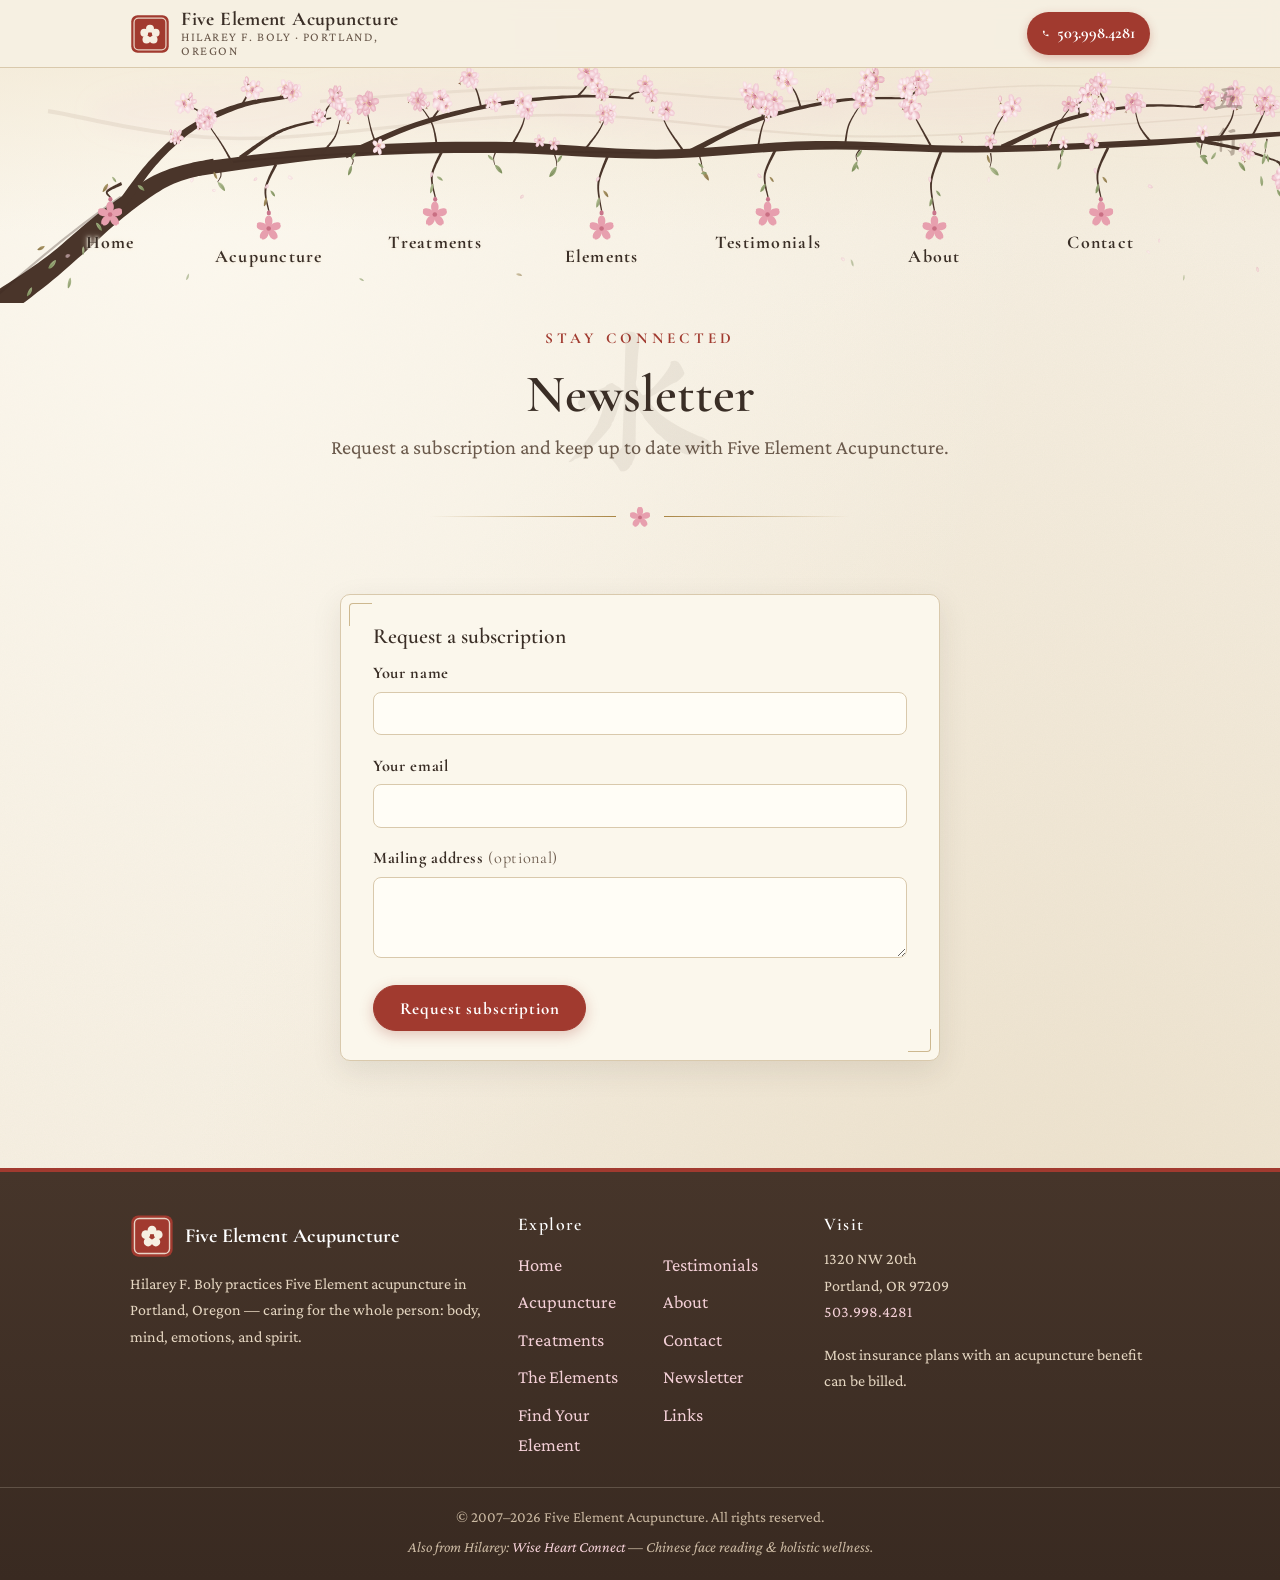
<file: newsletter.html>
<!DOCTYPE html>
<html lang="en">
<head>
<meta charset="utf-8">
<meta name="viewport" content="width=device-width, initial-scale=1">
<title>Newsletter — Five Element Acupuncture | Portland, OR</title>
<meta name="description" content="Subscribe to the Five Element Acupuncture newsletter to keep up to date with Hilarey F. Boly's Portland practice.">
<link rel="icon" type="image/svg+xml" href="assets/seal.svg">
<link rel="preconnect" href="https://fonts.googleapis.com">
<link rel="preconnect" href="https://fonts.gstatic.com" crossorigin>
<link href="https://fonts.googleapis.com/css2?family=Cormorant+Garamond:ital,wght@0,500;0,600;0,700;1,500&family=Crimson+Pro:ital,wght@0,400;0,600;1,400&display=swap" rel="stylesheet">
<link href="https://fonts.googleapis.com/css2?family=Ma+Shan+Zheng&text=%E6%9C%A8%E7%81%AB%E5%9C%9F%E9%87%91%E6%B0%B4%E4%BA%94%E8%A1%8C%E6%B0%A3&display=swap" rel="stylesheet">
<link rel="stylesheet" href="css/styles.css">
</head>
<body>
<a class="skip-link" href="#main">Skip to content</a>

<svg style="display:none" aria-hidden="true">
  <symbol id="petal" viewBox="0 0 24 24">
    <g fill="var(--petal-fill, #e79fae)"><path d="M0 0 C-2.4 -1.8 -3.5 -5.4 -2.3 -7.9 C-1.4 -9.6 -0.5 -9.8 0 -9 C0.5 -9.8 1.4 -9.6 2.3 -7.9 C3.5 -5.4 2.4 -1.8 0 0 Z" transform="translate(12 12.5) rotate(0) scale(1.35)"/><path d="M0 0 C-2.4 -1.8 -3.5 -5.4 -2.3 -7.9 C-1.4 -9.6 -0.5 -9.8 0 -9 C0.5 -9.8 1.4 -9.6 2.3 -7.9 C3.5 -5.4 2.4 -1.8 0 0 Z" transform="translate(12 12.5) rotate(72) scale(1.35)"/><path d="M0 0 C-2.4 -1.8 -3.5 -5.4 -2.3 -7.9 C-1.4 -9.6 -0.5 -9.8 0 -9 C0.5 -9.8 1.4 -9.6 2.3 -7.9 C3.5 -5.4 2.4 -1.8 0 0 Z" transform="translate(12 12.5) rotate(144) scale(1.35)"/><path d="M0 0 C-2.4 -1.8 -3.5 -5.4 -2.3 -7.9 C-1.4 -9.6 -0.5 -9.8 0 -9 C0.5 -9.8 1.4 -9.6 2.3 -7.9 C3.5 -5.4 2.4 -1.8 0 0 Z" transform="translate(12 12.5) rotate(216) scale(1.35)"/><path d="M0 0 C-2.4 -1.8 -3.5 -5.4 -2.3 -7.9 C-1.4 -9.6 -0.5 -9.8 0 -9 C0.5 -9.8 1.4 -9.6 2.3 -7.9 C3.5 -5.4 2.4 -1.8 0 0 Z" transform="translate(12 12.5) rotate(288) scale(1.35)"/></g>
    <circle fill="var(--petal-core, #c96f83)" cx="12" cy="12.5" r="2.3"/>
  </symbol>
</svg>

<header>
  <div class="topbar">
    <div class="topbar-inner">
      <a class="brand" href="index.html">
        <img class="seal-mark" src="assets/seal.svg" alt="Five Element Acupuncture seal">
        <span class="brand-name">Five Element Acupuncture
          <span class="brand-sub">Hilarey F. Boly · Portland, Oregon</span>
        </span>
      </a>
      <nav class="topbar-links" aria-label="Compact navigation">
        <a href="index.html">Home</a>
        <a href="acupuncture.html">Acupuncture</a>
        <a href="treatments.html">Treatments</a>
        <a href="elements.html">Elements</a>
        <a href="testimonials.html">Testimonials</a>
        <a href="about.html">About</a>
        <a href="contact.html">Contact</a>
      </nav>
      <a class="phone-cta" href="tel:+15039984281">
        <svg width="15" height="15" viewBox="0 0 24 24" fill="currentColor" aria-hidden="true"><path d="M6.6 10.8c1.4 2.8 3.8 5.1 6.6 6.6l2.2-2.2c.3-.3.7-.4 1-.2 1.1.4 2.3.6 3.6.6.6 0 1 .4 1 1V20c0 .6-.4 1-1 1C10.6 21 3 13.4 3 4c0-.6.4-1 1-1h3.5c.6 0 1 .4 1 1 0 1.2.2 2.4.6 3.6.1.3 0 .7-.2 1l-2.3 2.2z"/></svg>
        <span class="cta-label">503.998.4281</span>
      </a>
      <button class="menu-toggle" aria-expanded="false" aria-controls="mobileNav" aria-label="Open menu">
        <svg width="22" height="22" viewBox="0 0 24 24" fill="none" stroke="currentColor" stroke-width="2.2" stroke-linecap="round" aria-hidden="true"><path d="M4 7h16M4 12h16M4 17h16"/></svg>
      </button>
    </div>
  </div>

  <div class="tree-banner">
    <div class="banner-calligraphy hanzi" aria-hidden="true">五行</div>
    <nav class="blossom-nav" aria-label="Primary navigation">
      <ul>
        <li><a href="index.html"><svg class="petal-icon" aria-hidden="true"><use href="#petal"/></svg>Home</a></li>
        <li><a href="acupuncture.html"><svg class="petal-icon" aria-hidden="true"><use href="#petal"/></svg>Acupuncture</a></li>
        <li><a href="treatments.html"><svg class="petal-icon" aria-hidden="true"><use href="#petal"/></svg>Treatments</a></li>
        <li><a href="elements.html"><svg class="petal-icon" aria-hidden="true"><use href="#petal"/></svg>Elements</a></li>
        <li><a href="testimonials.html"><svg class="petal-icon" aria-hidden="true"><use href="#petal"/></svg>Testimonials</a></li>
        <li><a href="about.html"><svg class="petal-icon" aria-hidden="true"><use href="#petal"/></svg>About</a></li>
        <li><a href="contact.html"><svg class="petal-icon" aria-hidden="true"><use href="#petal"/></svg>Contact</a></li>
      </ul>
    </nav>
  </div>
</header>

<div class="mobile-nav" id="mobileNav">
  <div class="sheet" role="dialog" aria-label="Menu">
    <div class="sheet-head">
      <strong>Menu</strong>
      <button class="close-btn" aria-label="Close menu">&times;</button>
    </div>
    <ul>
      <li><a href="index.html"><svg class="petal-icon" aria-hidden="true"><use href="#petal"/></svg>Home</a></li>
      <li><a href="acupuncture.html"><svg class="petal-icon" aria-hidden="true"><use href="#petal"/></svg>Acupuncture</a></li>
      <li><a href="treatments.html"><svg class="petal-icon" aria-hidden="true"><use href="#petal"/></svg>Treatments</a></li>
      <li><a href="elements.html"><svg class="petal-icon" aria-hidden="true"><use href="#petal"/></svg>The Elements</a></li>
      <li><a href="questionnaire.html"><svg class="petal-icon" aria-hidden="true"><use href="#petal"/></svg>Find Your Element</a></li>
      <li><a href="testimonials.html"><svg class="petal-icon" aria-hidden="true"><use href="#petal"/></svg>Testimonials</a></li>
      <li><a href="about.html"><svg class="petal-icon" aria-hidden="true"><use href="#petal"/></svg>About</a></li>
      <li><a href="contact.html"><svg class="petal-icon" aria-hidden="true"><use href="#petal"/></svg>Contact</a></li>
      <li><a href="newsletter.html" aria-current="page"><svg class="petal-icon" aria-hidden="true"><use href="#petal"/></svg>Newsletter</a></li>
      <li><a href="links.html"><svg class="petal-icon" aria-hidden="true"><use href="#petal"/></svg>Links</a></li>
    </ul>
    <p class="mobile-extra">Questions? Call <a href="tel:+15039984281">503.998.4281</a></p>
  </div>
</div>

<main id="main">

  <div class="page-head">
    <div class="hanzi-watermark hanzi" aria-hidden="true">水</div>
    <p class="eyebrow">Stay Connected</p>
    <h1>Newsletter</h1>
    <p class="lede">Request a subscription and keep up to date with Five Element Acupuncture.</p>
  </div>
  <div class="divider" aria-hidden="true">
    <svg viewBox="0 0 24 24"><g class="petals" fill="#e79fae"><path d="M0 0 C-2.4 -1.8 -3.5 -5.4 -2.3 -7.9 C-1.4 -9.6 -0.5 -9.8 0 -9 C0.5 -9.8 1.4 -9.6 2.3 -7.9 C3.5 -5.4 2.4 -1.8 0 0 Z" transform="translate(12 12.5) rotate(0) scale(1.35)"/><path d="M0 0 C-2.4 -1.8 -3.5 -5.4 -2.3 -7.9 C-1.4 -9.6 -0.5 -9.8 0 -9 C0.5 -9.8 1.4 -9.6 2.3 -7.9 C3.5 -5.4 2.4 -1.8 0 0 Z" transform="translate(12 12.5) rotate(72) scale(1.35)"/><path d="M0 0 C-2.4 -1.8 -3.5 -5.4 -2.3 -7.9 C-1.4 -9.6 -0.5 -9.8 0 -9 C0.5 -9.8 1.4 -9.6 2.3 -7.9 C3.5 -5.4 2.4 -1.8 0 0 Z" transform="translate(12 12.5) rotate(144) scale(1.35)"/><path d="M0 0 C-2.4 -1.8 -3.5 -5.4 -2.3 -7.9 C-1.4 -9.6 -0.5 -9.8 0 -9 C0.5 -9.8 1.4 -9.6 2.3 -7.9 C3.5 -5.4 2.4 -1.8 0 0 Z" transform="translate(12 12.5) rotate(216) scale(1.35)"/><path d="M0 0 C-2.4 -1.8 -3.5 -5.4 -2.3 -7.9 C-1.4 -9.6 -0.5 -9.8 0 -9 C0.5 -9.8 1.4 -9.6 2.3 -7.9 C3.5 -5.4 2.4 -1.8 0 0 Z" transform="translate(12 12.5) rotate(288) scale(1.35)"/></g><circle class="core" fill="#c96f83" cx="12" cy="12.5" r="2.3"/></svg>
  </div>
  <section class="section">
    <div class="wrap" style="max-width:640px">
      <div class="card fade-up">
        <h3>Request a subscription</h3>
        <form class="form-grid" data-placeholder="true" method="post" action="#">
          <div class="form-field">
            <label for="nName">Your name</label>
            <input id="nName" name="name" type="text" autocomplete="name" required>
          </div>
          <div class="form-field">
            <label for="nEmail">Your email</label>
            <input id="nEmail" name="email" type="email" autocomplete="email" required>
          </div>
          <div class="form-field">
            <label for="nAddr">Mailing address <span style="font-weight:400; color:var(--ink-soft)">(optional)</span></label>
            <textarea id="nAddr" name="address" rows="3" autocomplete="street-address"></textarea>
          </div>
          <div>
            <button class="btn btn-seal" type="submit">Request subscription</button>
            <div class="form-status"></div>
          </div>
        </form>
      </div>
    </div>
  </section>

</main>

<footer class="site-footer">
  <div class="footer-inner">
    <div>
      <div class="footer-brand">
        <img src="assets/seal.svg" alt="">
        <span>Five Element Acupuncture</span>
      </div>
      <p>Hilarey F. Boly practices Five Element acupuncture in Portland, Oregon — caring for the whole person: body, mind, emotions, and spirit.</p>
    </div>
    <div>
      <h4>Explore</h4>
      <ul>
        <li><a href="index.html">Home</a></li>
        <li><a href="acupuncture.html">Acupuncture</a></li>
        <li><a href="treatments.html">Treatments</a></li>
        <li><a href="elements.html">The Elements</a></li>
        <li><a href="questionnaire.html">Find Your Element</a></li>
        <li><a href="testimonials.html">Testimonials</a></li>
        <li><a href="about.html">About</a></li>
        <li><a href="contact.html">Contact</a></li>
        <li><a href="newsletter.html">Newsletter</a></li>
        <li><a href="links.html">Links</a></li>
      </ul>
    </div>
    <div>
      <h4>Visit</h4>
      <p>1320 NW 20th<br>Portland, OR 97209<br>
      <a href="tel:+15039984281">503.998.4281</a></p>
      <p>Most insurance plans with an acupuncture benefit can be billed.</p>
    </div>
  </div>
  <div class="footer-bottom">
    © 2007–2026 Five Element Acupuncture. All rights reserved.
    <span class="wiseheart">Also from Hilarey: <a href="https://www.youtube.com/@WiseHeartsConnect" rel="noopener">Wise Heart Connect</a> — Chinese face reading &amp; holistic wellness.</span>
  </div>
</footer>

<script src="js/main.js"></script>

</body>
</html>
</file>
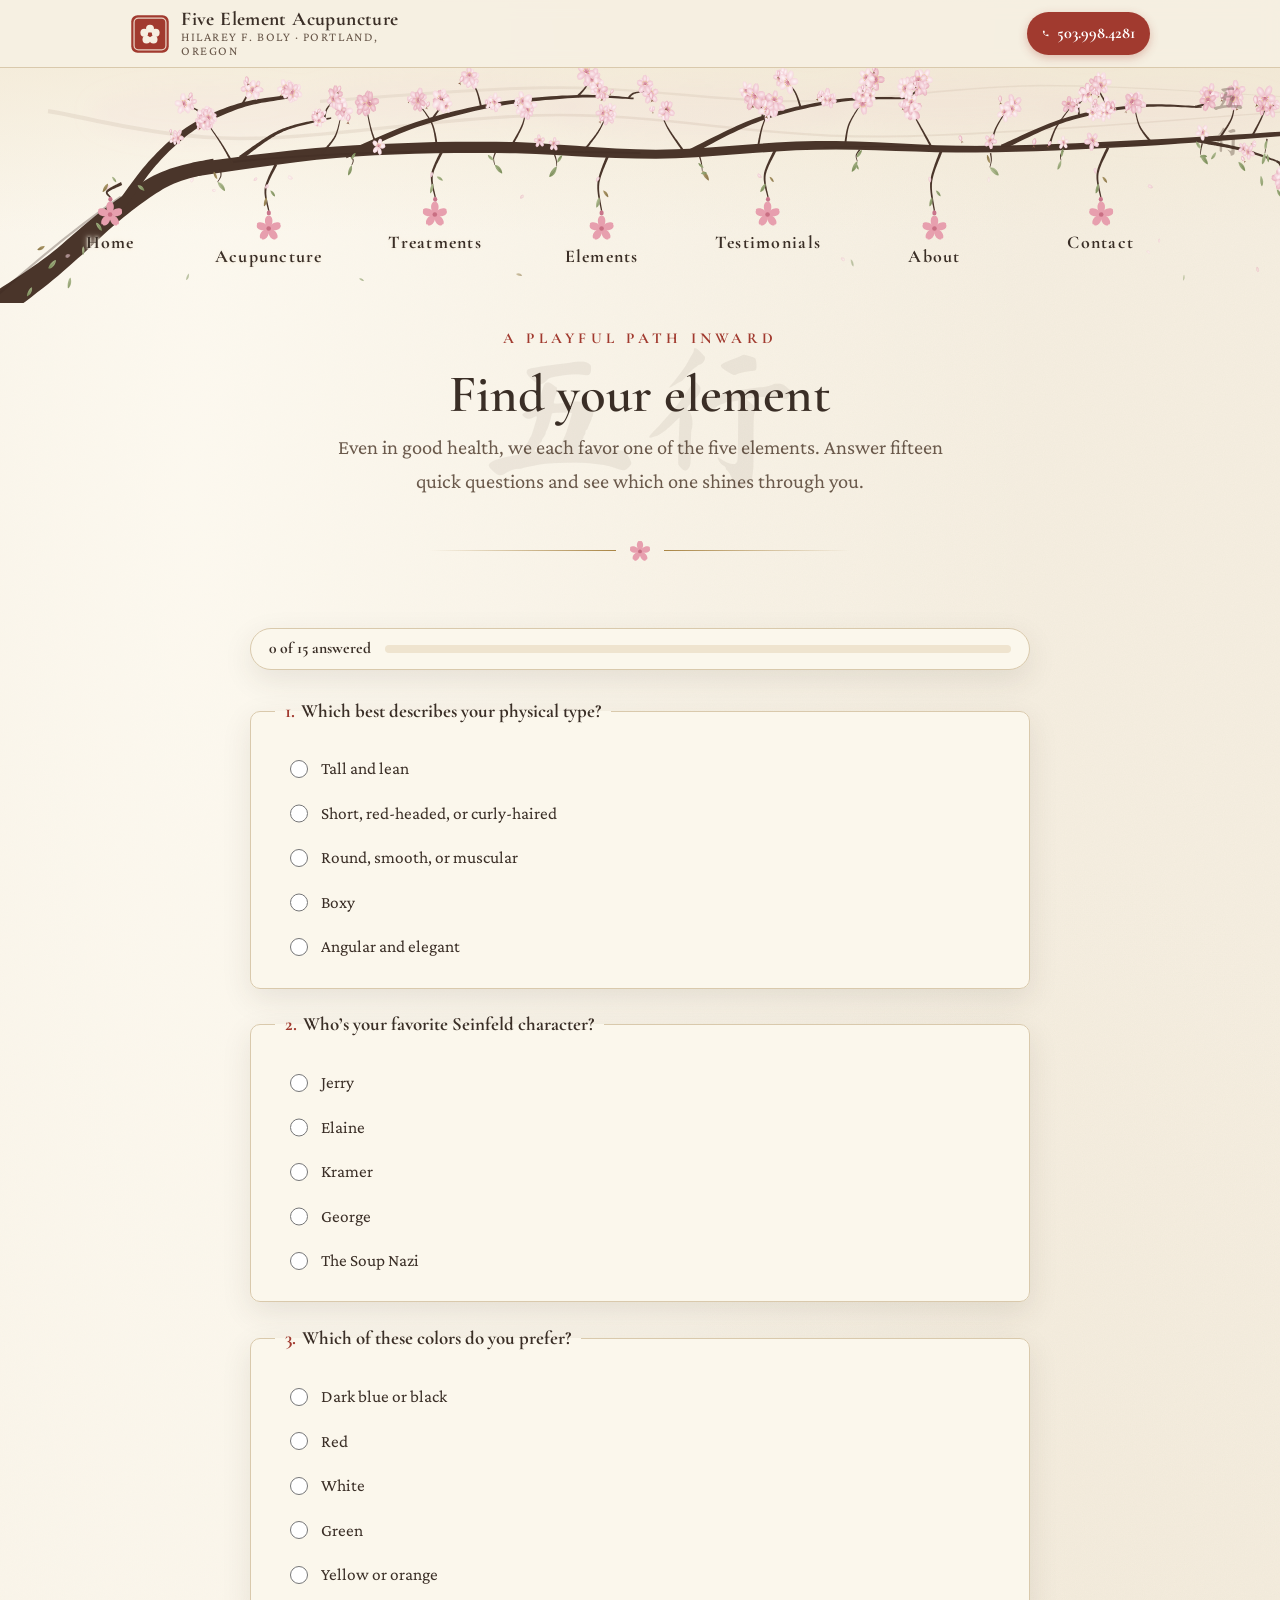
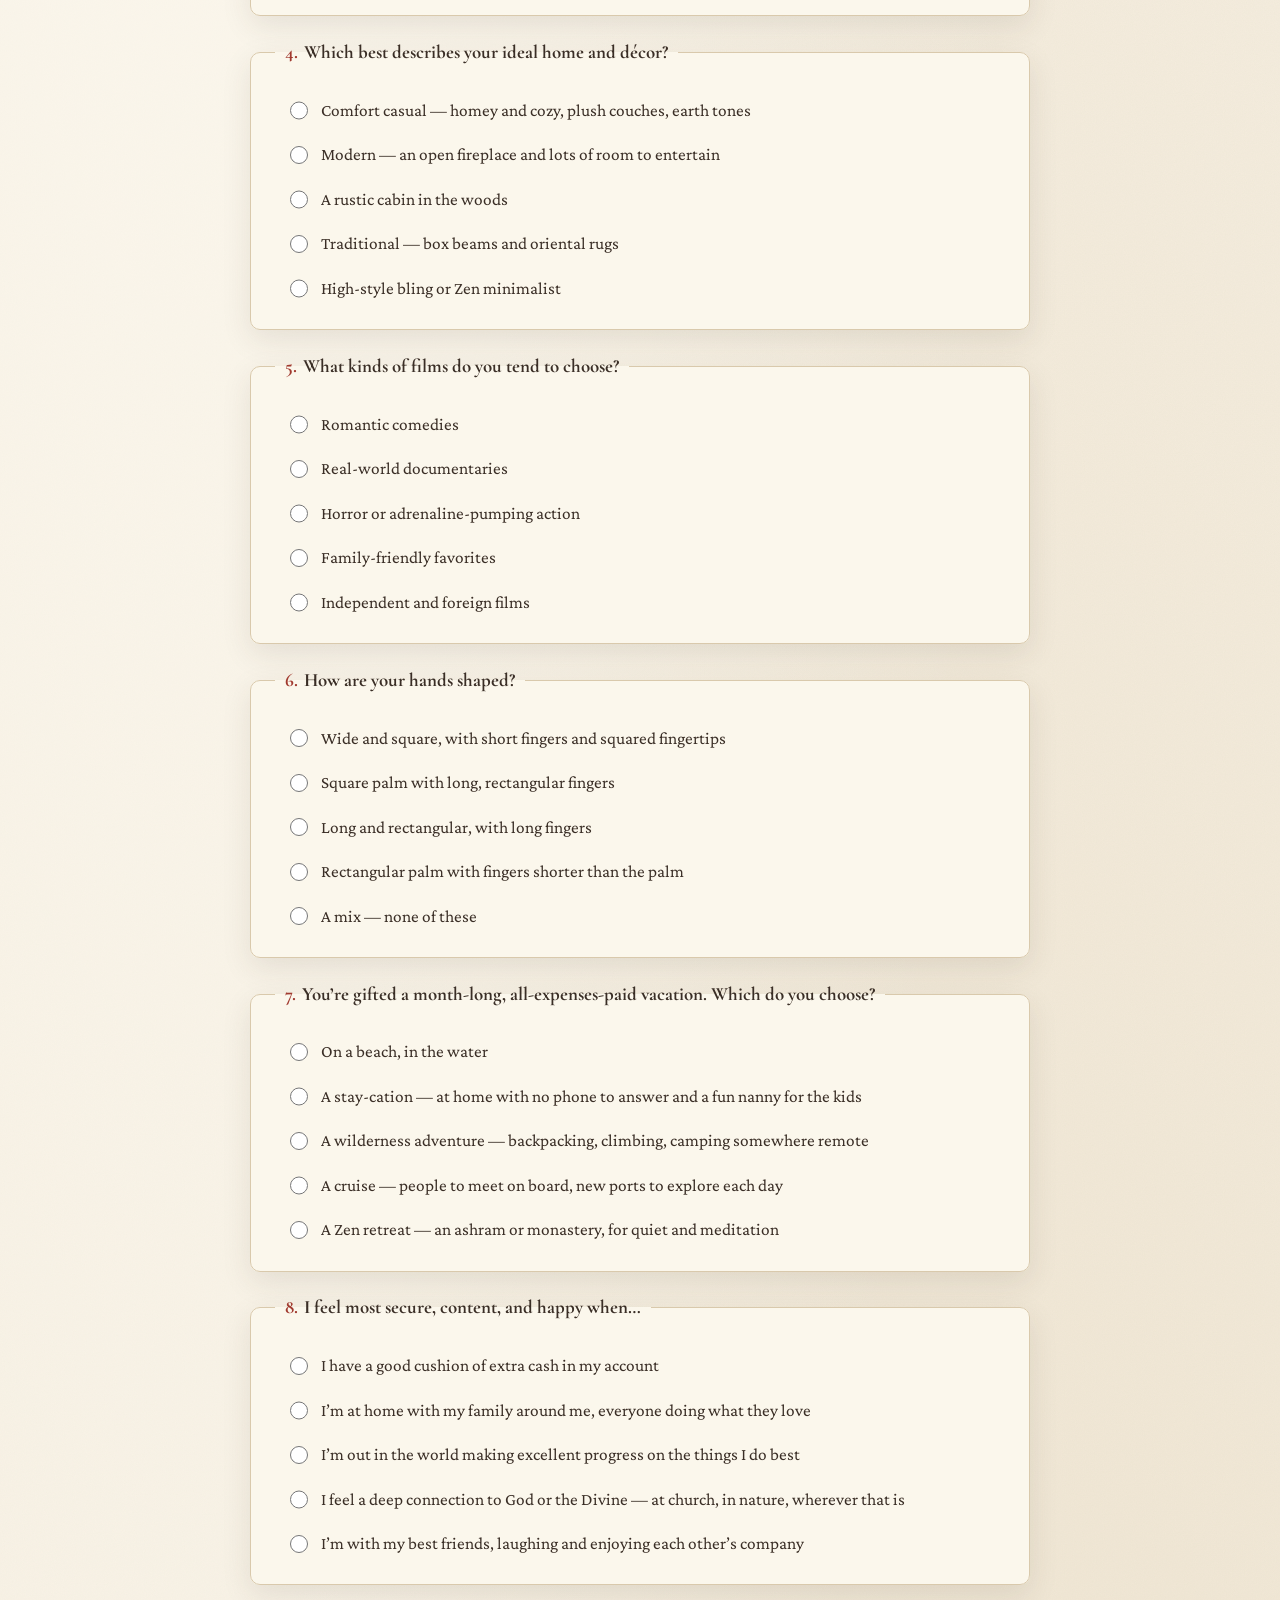
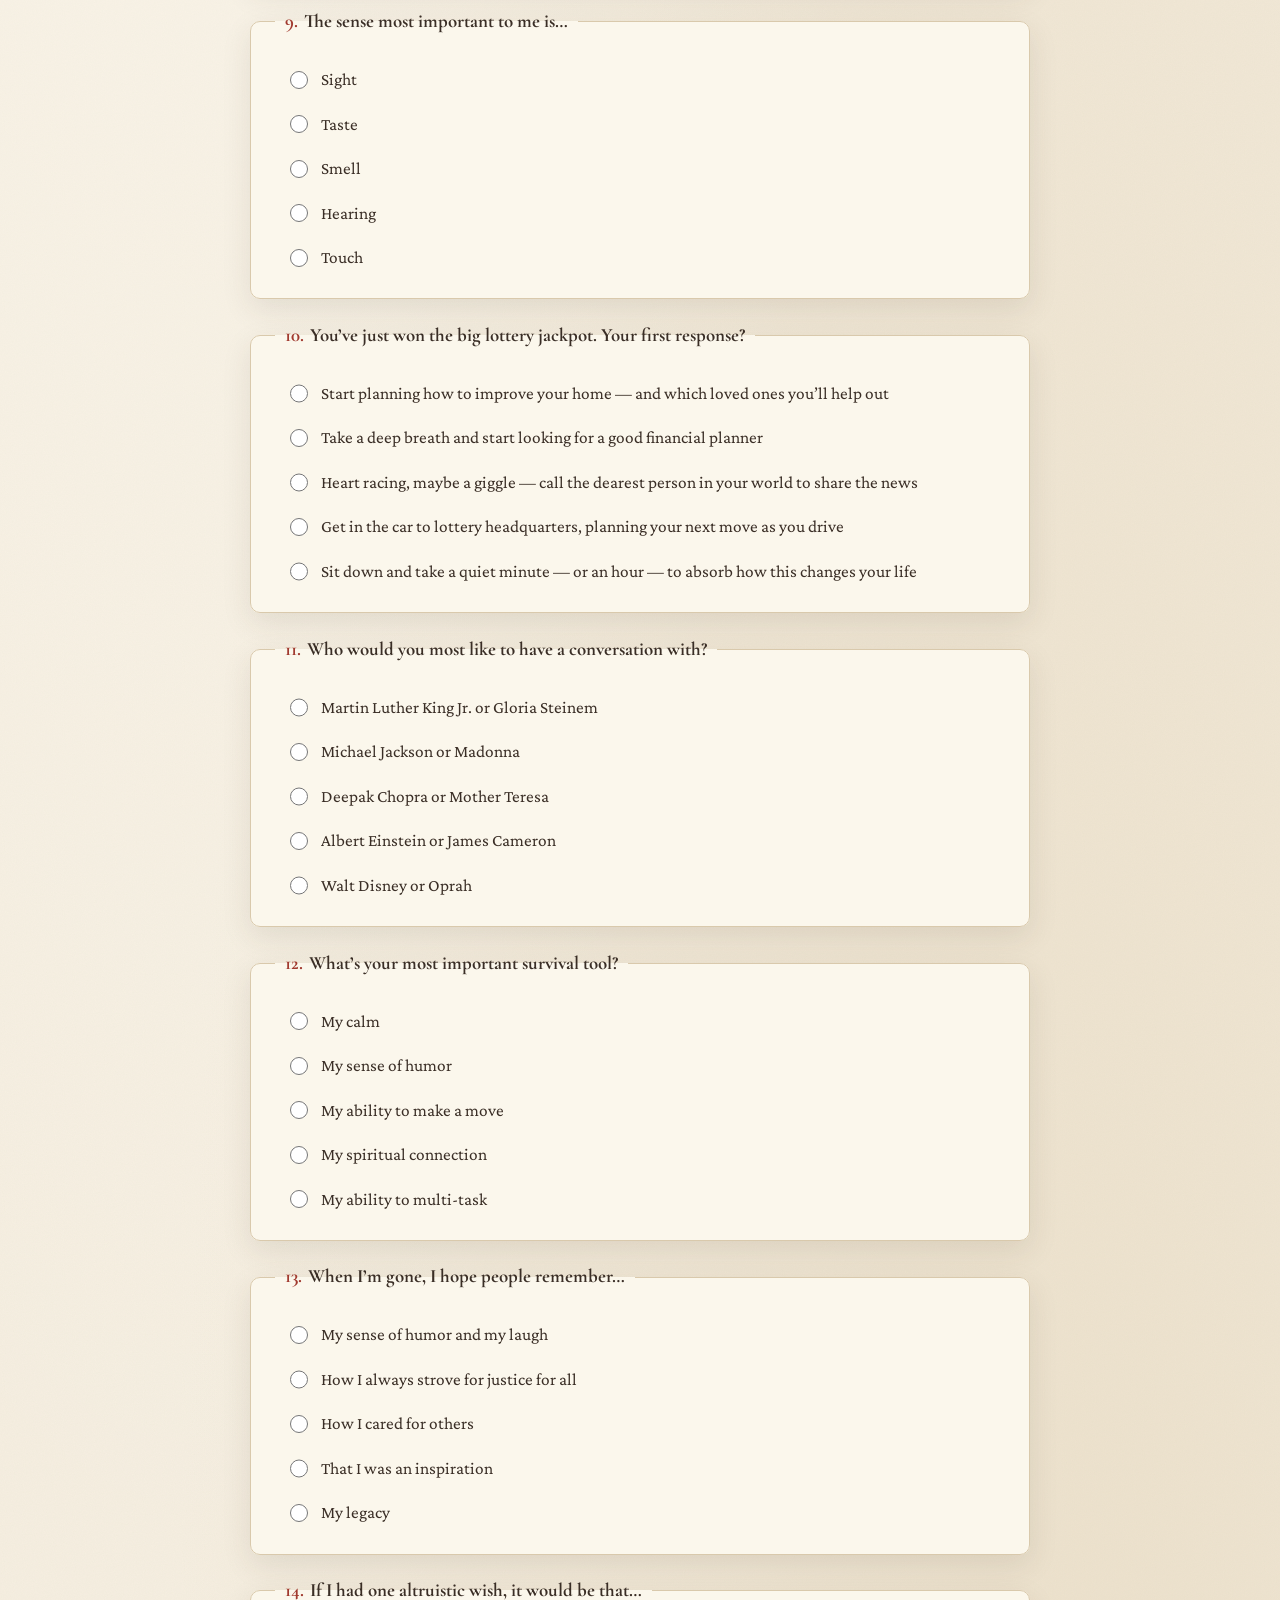
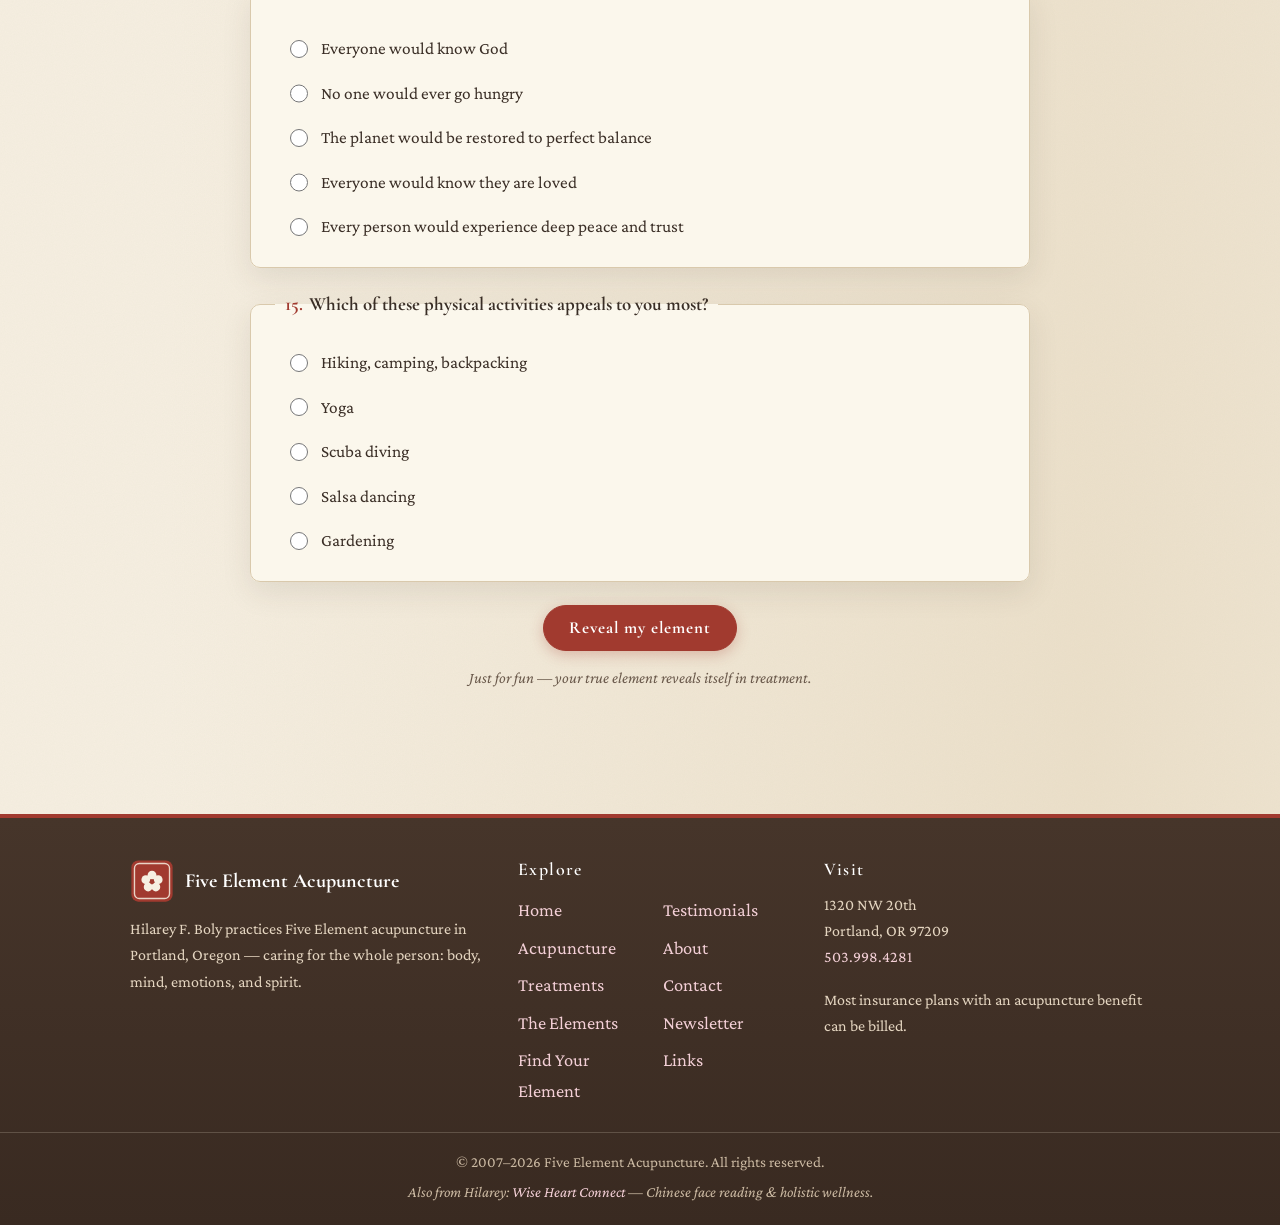
<file: questionnaire.html>
<!DOCTYPE html>
<html lang="en">
<head>
<meta charset="utf-8">
<meta name="viewport" content="width=device-width, initial-scale=1">
<title>Find Your Element — A Five Element Questionnaire | Portland Acupuncture</title>
<meta name="description" content="Which of the five elements do you favor — wood, fire, earth, metal, or water? Take this quick 15-question quiz from Five Element Acupuncture in Portland.">
<link rel="icon" type="image/svg+xml" href="assets/seal.svg">
<link rel="preconnect" href="https://fonts.googleapis.com">
<link rel="preconnect" href="https://fonts.gstatic.com" crossorigin>
<link href="https://fonts.googleapis.com/css2?family=Cormorant+Garamond:ital,wght@0,500;0,600;0,700;1,500&family=Crimson+Pro:ital,wght@0,400;0,600;1,400&display=swap" rel="stylesheet">
<link href="https://fonts.googleapis.com/css2?family=Ma+Shan+Zheng&text=%E6%9C%A8%E7%81%AB%E5%9C%9F%E9%87%91%E6%B0%B4%E4%BA%94%E8%A1%8C%E6%B0%A3&display=swap" rel="stylesheet">
<link rel="stylesheet" href="css/styles.css">
</head>
<body>
<a class="skip-link" href="#main">Skip to content</a>

<svg style="display:none" aria-hidden="true">
  <symbol id="petal" viewBox="0 0 24 24">
    <g fill="var(--petal-fill, #e79fae)"><path d="M0 0 C-2.4 -1.8 -3.5 -5.4 -2.3 -7.9 C-1.4 -9.6 -0.5 -9.8 0 -9 C0.5 -9.8 1.4 -9.6 2.3 -7.9 C3.5 -5.4 2.4 -1.8 0 0 Z" transform="translate(12 12.5) rotate(0) scale(1.35)"/><path d="M0 0 C-2.4 -1.8 -3.5 -5.4 -2.3 -7.9 C-1.4 -9.6 -0.5 -9.8 0 -9 C0.5 -9.8 1.4 -9.6 2.3 -7.9 C3.5 -5.4 2.4 -1.8 0 0 Z" transform="translate(12 12.5) rotate(72) scale(1.35)"/><path d="M0 0 C-2.4 -1.8 -3.5 -5.4 -2.3 -7.9 C-1.4 -9.6 -0.5 -9.8 0 -9 C0.5 -9.8 1.4 -9.6 2.3 -7.9 C3.5 -5.4 2.4 -1.8 0 0 Z" transform="translate(12 12.5) rotate(144) scale(1.35)"/><path d="M0 0 C-2.4 -1.8 -3.5 -5.4 -2.3 -7.9 C-1.4 -9.6 -0.5 -9.8 0 -9 C0.5 -9.8 1.4 -9.6 2.3 -7.9 C3.5 -5.4 2.4 -1.8 0 0 Z" transform="translate(12 12.5) rotate(216) scale(1.35)"/><path d="M0 0 C-2.4 -1.8 -3.5 -5.4 -2.3 -7.9 C-1.4 -9.6 -0.5 -9.8 0 -9 C0.5 -9.8 1.4 -9.6 2.3 -7.9 C3.5 -5.4 2.4 -1.8 0 0 Z" transform="translate(12 12.5) rotate(288) scale(1.35)"/></g>
    <circle fill="var(--petal-core, #c96f83)" cx="12" cy="12.5" r="2.3"/>
  </symbol>
</svg>

<header>
  <div class="topbar">
    <div class="topbar-inner">
      <a class="brand" href="index.html">
        <img class="seal-mark" src="assets/seal.svg" alt="Five Element Acupuncture seal">
        <span class="brand-name">Five Element Acupuncture
          <span class="brand-sub">Hilarey F. Boly · Portland, Oregon</span>
        </span>
      </a>
      <nav class="topbar-links" aria-label="Compact navigation">
        <a href="index.html">Home</a>
        <a href="acupuncture.html">Acupuncture</a>
        <a href="treatments.html">Treatments</a>
        <a href="elements.html">Elements</a>
        <a href="testimonials.html">Testimonials</a>
        <a href="about.html">About</a>
        <a href="contact.html">Contact</a>
      </nav>
      <a class="phone-cta" href="tel:+15039984281">
        <svg width="15" height="15" viewBox="0 0 24 24" fill="currentColor" aria-hidden="true"><path d="M6.6 10.8c1.4 2.8 3.8 5.1 6.6 6.6l2.2-2.2c.3-.3.7-.4 1-.2 1.1.4 2.3.6 3.6.6.6 0 1 .4 1 1V20c0 .6-.4 1-1 1C10.6 21 3 13.4 3 4c0-.6.4-1 1-1h3.5c.6 0 1 .4 1 1 0 1.2.2 2.4.6 3.6.1.3 0 .7-.2 1l-2.3 2.2z"/></svg>
        <span class="cta-label">503.998.4281</span>
      </a>
      <button class="menu-toggle" aria-expanded="false" aria-controls="mobileNav" aria-label="Open menu">
        <svg width="22" height="22" viewBox="0 0 24 24" fill="none" stroke="currentColor" stroke-width="2.2" stroke-linecap="round" aria-hidden="true"><path d="M4 7h16M4 12h16M4 17h16"/></svg>
      </button>
    </div>
  </div>

  <div class="tree-banner">
    <div class="banner-calligraphy hanzi" aria-hidden="true">五行</div>
    <nav class="blossom-nav" aria-label="Primary navigation">
      <ul>
        <li><a href="index.html"><svg class="petal-icon" aria-hidden="true"><use href="#petal"/></svg>Home</a></li>
        <li><a href="acupuncture.html"><svg class="petal-icon" aria-hidden="true"><use href="#petal"/></svg>Acupuncture</a></li>
        <li><a href="treatments.html"><svg class="petal-icon" aria-hidden="true"><use href="#petal"/></svg>Treatments</a></li>
        <li><a href="elements.html"><svg class="petal-icon" aria-hidden="true"><use href="#petal"/></svg>Elements</a></li>
        <li><a href="testimonials.html"><svg class="petal-icon" aria-hidden="true"><use href="#petal"/></svg>Testimonials</a></li>
        <li><a href="about.html"><svg class="petal-icon" aria-hidden="true"><use href="#petal"/></svg>About</a></li>
        <li><a href="contact.html"><svg class="petal-icon" aria-hidden="true"><use href="#petal"/></svg>Contact</a></li>
      </ul>
    </nav>
  </div>
</header>

<div class="mobile-nav" id="mobileNav">
  <div class="sheet" role="dialog" aria-label="Menu">
    <div class="sheet-head">
      <strong>Menu</strong>
      <button class="close-btn" aria-label="Close menu">&times;</button>
    </div>
    <ul>
      <li><a href="index.html"><svg class="petal-icon" aria-hidden="true"><use href="#petal"/></svg>Home</a></li>
      <li><a href="acupuncture.html"><svg class="petal-icon" aria-hidden="true"><use href="#petal"/></svg>Acupuncture</a></li>
      <li><a href="treatments.html"><svg class="petal-icon" aria-hidden="true"><use href="#petal"/></svg>Treatments</a></li>
      <li><a href="elements.html"><svg class="petal-icon" aria-hidden="true"><use href="#petal"/></svg>The Elements</a></li>
      <li><a href="questionnaire.html" aria-current="page"><svg class="petal-icon" aria-hidden="true"><use href="#petal"/></svg>Find Your Element</a></li>
      <li><a href="testimonials.html"><svg class="petal-icon" aria-hidden="true"><use href="#petal"/></svg>Testimonials</a></li>
      <li><a href="about.html"><svg class="petal-icon" aria-hidden="true"><use href="#petal"/></svg>About</a></li>
      <li><a href="contact.html"><svg class="petal-icon" aria-hidden="true"><use href="#petal"/></svg>Contact</a></li>
      <li><a href="newsletter.html"><svg class="petal-icon" aria-hidden="true"><use href="#petal"/></svg>Newsletter</a></li>
      <li><a href="links.html"><svg class="petal-icon" aria-hidden="true"><use href="#petal"/></svg>Links</a></li>
    </ul>
    <p class="mobile-extra">Questions? Call <a href="tel:+15039984281">503.998.4281</a></p>
  </div>
</div>

<main id="main">

  <div class="page-head">
    <div class="hanzi-watermark hanzi" aria-hidden="true">五行</div>
    <p class="eyebrow">A Playful Path Inward</p>
    <h1>Find your element</h1>
    <p class="lede">Even in good health, we each favor one of the five elements. Answer fifteen quick questions and see which one shines through you.</p>
  </div>
  <div class="divider" aria-hidden="true">
    <svg viewBox="0 0 24 24"><g class="petals" fill="#e79fae"><path d="M0 0 C-2.4 -1.8 -3.5 -5.4 -2.3 -7.9 C-1.4 -9.6 -0.5 -9.8 0 -9 C0.5 -9.8 1.4 -9.6 2.3 -7.9 C3.5 -5.4 2.4 -1.8 0 0 Z" transform="translate(12 12.5) rotate(0) scale(1.35)"/><path d="M0 0 C-2.4 -1.8 -3.5 -5.4 -2.3 -7.9 C-1.4 -9.6 -0.5 -9.8 0 -9 C0.5 -9.8 1.4 -9.6 2.3 -7.9 C3.5 -5.4 2.4 -1.8 0 0 Z" transform="translate(12 12.5) rotate(72) scale(1.35)"/><path d="M0 0 C-2.4 -1.8 -3.5 -5.4 -2.3 -7.9 C-1.4 -9.6 -0.5 -9.8 0 -9 C0.5 -9.8 1.4 -9.6 2.3 -7.9 C3.5 -5.4 2.4 -1.8 0 0 Z" transform="translate(12 12.5) rotate(144) scale(1.35)"/><path d="M0 0 C-2.4 -1.8 -3.5 -5.4 -2.3 -7.9 C-1.4 -9.6 -0.5 -9.8 0 -9 C0.5 -9.8 1.4 -9.6 2.3 -7.9 C3.5 -5.4 2.4 -1.8 0 0 Z" transform="translate(12 12.5) rotate(216) scale(1.35)"/><path d="M0 0 C-2.4 -1.8 -3.5 -5.4 -2.3 -7.9 C-1.4 -9.6 -0.5 -9.8 0 -9 C0.5 -9.8 1.4 -9.6 2.3 -7.9 C3.5 -5.4 2.4 -1.8 0 0 Z" transform="translate(12 12.5) rotate(288) scale(1.35)"/></g><circle class="core" fill="#c96f83" cx="12" cy="12.5" r="2.3"/></svg>
  </div>
  <section class="section">
    <div class="wrap" style="max-width:820px">
      <div class="quiz-progress" role="status" aria-live="polite">
        <span id="progressLabel">0 of 15 answered</span>
        <div class="bar" aria-hidden="true"><span id="progressBar"></span></div>
      </div>

      <form class="quiz" id="quizForm" novalidate>
      <fieldset class="fade-up">
        <legend><span class="qnum">1.</span>Which best describes your physical type?</legend>
        <label class="option"><input type="radio" name="q1" value="wood"><span>Tall and lean</span></label>
        <label class="option"><input type="radio" name="q1" value="fire"><span>Short, red-headed, or curly-haired</span></label>
        <label class="option"><input type="radio" name="q1" value="earth"><span>Round, smooth, or muscular</span></label>
        <label class="option"><input type="radio" name="q1" value="water"><span>Boxy</span></label>
        <label class="option"><input type="radio" name="q1" value="metal"><span>Angular and elegant</span></label>
      </fieldset>
      <fieldset class="fade-up">
        <legend><span class="qnum">2.</span>Who’s your favorite Seinfeld character?</legend>
        <label class="option"><input type="radio" name="q2" value="metal"><span>Jerry</span></label>
        <label class="option"><input type="radio" name="q2" value="fire"><span>Elaine</span></label>
        <label class="option"><input type="radio" name="q2" value="wood"><span>Kramer</span></label>
        <label class="option"><input type="radio" name="q2" value="water"><span>George</span></label>
        <label class="option"><input type="radio" name="q2" value="earth"><span>The Soup Nazi</span></label>
      </fieldset>
      <fieldset class="fade-up">
        <legend><span class="qnum">3.</span>Which of these colors do you prefer?</legend>
        <label class="option"><input type="radio" name="q3" value="water"><span>Dark blue or black</span></label>
        <label class="option"><input type="radio" name="q3" value="fire"><span>Red</span></label>
        <label class="option"><input type="radio" name="q3" value="metal"><span>White</span></label>
        <label class="option"><input type="radio" name="q3" value="wood"><span>Green</span></label>
        <label class="option"><input type="radio" name="q3" value="earth"><span>Yellow or orange</span></label>
      </fieldset>
      <fieldset class="fade-up">
        <legend><span class="qnum">4.</span>Which best describes your ideal home and décor?</legend>
        <label class="option"><input type="radio" name="q4" value="earth"><span>Comfort casual — homey and cozy, plush couches, earth tones</span></label>
        <label class="option"><input type="radio" name="q4" value="fire"><span>Modern — an open fireplace and lots of room to entertain</span></label>
        <label class="option"><input type="radio" name="q4" value="wood"><span>A rustic cabin in the woods</span></label>
        <label class="option"><input type="radio" name="q4" value="water"><span>Traditional — box beams and oriental rugs</span></label>
        <label class="option"><input type="radio" name="q4" value="metal"><span>High-style bling or Zen minimalist</span></label>
      </fieldset>
      <fieldset class="fade-up">
        <legend><span class="qnum">5.</span>What kinds of films do you tend to choose?</legend>
        <label class="option"><input type="radio" name="q5" value="fire"><span>Romantic comedies</span></label>
        <label class="option"><input type="radio" name="q5" value="water"><span>Real-world documentaries</span></label>
        <label class="option"><input type="radio" name="q5" value="wood"><span>Horror or adrenaline-pumping action</span></label>
        <label class="option"><input type="radio" name="q5" value="earth"><span>Family-friendly favorites</span></label>
        <label class="option"><input type="radio" name="q5" value="metal"><span>Independent and foreign films</span></label>
      </fieldset>
      <fieldset class="fade-up">
        <legend><span class="qnum">6.</span>How are your hands shaped?</legend>
        <label class="option"><input type="radio" name="q6" value="earth"><span>Wide and square, with short fingers and squared fingertips</span></label>
        <label class="option"><input type="radio" name="q6" value="metal"><span>Square palm with long, rectangular fingers</span></label>
        <label class="option"><input type="radio" name="q6" value="water"><span>Long and rectangular, with long fingers</span></label>
        <label class="option"><input type="radio" name="q6" value="fire"><span>Rectangular palm with fingers shorter than the palm</span></label>
        <label class="option"><input type="radio" name="q6" value="wood"><span>A mix — none of these</span></label>
      </fieldset>
      <fieldset class="fade-up">
        <legend><span class="qnum">7.</span>You’re gifted a month-long, all-expenses-paid vacation. Which do you choose?</legend>
        <label class="option"><input type="radio" name="q7" value="water"><span>On a beach, in the water</span></label>
        <label class="option"><input type="radio" name="q7" value="earth"><span>A stay-cation — at home with no phone to answer and a fun nanny for the kids</span></label>
        <label class="option"><input type="radio" name="q7" value="wood"><span>A wilderness adventure — backpacking, climbing, camping somewhere remote</span></label>
        <label class="option"><input type="radio" name="q7" value="fire"><span>A cruise — people to meet on board, new ports to explore each day</span></label>
        <label class="option"><input type="radio" name="q7" value="metal"><span>A Zen retreat — an ashram or monastery, for quiet and meditation</span></label>
      </fieldset>
      <fieldset class="fade-up">
        <legend><span class="qnum">8.</span>I feel most secure, content, and happy when…</legend>
        <label class="option"><input type="radio" name="q8" value="water"><span>I have a good cushion of extra cash in my account</span></label>
        <label class="option"><input type="radio" name="q8" value="earth"><span>I’m at home with my family around me, everyone doing what they love</span></label>
        <label class="option"><input type="radio" name="q8" value="wood"><span>I’m out in the world making excellent progress on the things I do best</span></label>
        <label class="option"><input type="radio" name="q8" value="metal"><span>I feel a deep connection to God or the Divine — at church, in nature, wherever that is</span></label>
        <label class="option"><input type="radio" name="q8" value="fire"><span>I’m with my best friends, laughing and enjoying each other’s company</span></label>
      </fieldset>
      <fieldset class="fade-up">
        <legend><span class="qnum">9.</span>The sense most important to me is…</legend>
        <label class="option"><input type="radio" name="q9" value="wood"><span>Sight</span></label>
        <label class="option"><input type="radio" name="q9" value="earth"><span>Taste</span></label>
        <label class="option"><input type="radio" name="q9" value="metal"><span>Smell</span></label>
        <label class="option"><input type="radio" name="q9" value="water"><span>Hearing</span></label>
        <label class="option"><input type="radio" name="q9" value="fire"><span>Touch</span></label>
      </fieldset>
      <fieldset class="fade-up">
        <legend><span class="qnum">10.</span>You’ve just won the big lottery jackpot. Your first response?</legend>
        <label class="option"><input type="radio" name="q10" value="earth"><span>Start planning how to improve your home — and which loved ones you’ll help out</span></label>
        <label class="option"><input type="radio" name="q10" value="metal"><span>Take a deep breath and start looking for a good financial planner</span></label>
        <label class="option"><input type="radio" name="q10" value="fire"><span>Heart racing, maybe a giggle — call the dearest person in your world to share the news</span></label>
        <label class="option"><input type="radio" name="q10" value="wood"><span>Get in the car to lottery headquarters, planning your next move as you drive</span></label>
        <label class="option"><input type="radio" name="q10" value="water"><span>Sit down and take a quiet minute — or an hour — to absorb how this changes your life</span></label>
      </fieldset>
      <fieldset class="fade-up">
        <legend><span class="qnum">11.</span>Who would you most like to have a conversation with?</legend>
        <label class="option"><input type="radio" name="q11" value="wood"><span>Martin Luther King Jr. or Gloria Steinem</span></label>
        <label class="option"><input type="radio" name="q11" value="fire"><span>Michael Jackson or Madonna</span></label>
        <label class="option"><input type="radio" name="q11" value="metal"><span>Deepak Chopra or Mother Teresa</span></label>
        <label class="option"><input type="radio" name="q11" value="water"><span>Albert Einstein or James Cameron</span></label>
        <label class="option"><input type="radio" name="q11" value="earth"><span>Walt Disney or Oprah</span></label>
      </fieldset>
      <fieldset class="fade-up">
        <legend><span class="qnum">12.</span>What’s your most important survival tool?</legend>
        <label class="option"><input type="radio" name="q12" value="water"><span>My calm</span></label>
        <label class="option"><input type="radio" name="q12" value="fire"><span>My sense of humor</span></label>
        <label class="option"><input type="radio" name="q12" value="wood"><span>My ability to make a move</span></label>
        <label class="option"><input type="radio" name="q12" value="metal"><span>My spiritual connection</span></label>
        <label class="option"><input type="radio" name="q12" value="earth"><span>My ability to multi-task</span></label>
      </fieldset>
      <fieldset class="fade-up">
        <legend><span class="qnum">13.</span>When I’m gone, I hope people remember…</legend>
        <label class="option"><input type="radio" name="q13" value="fire"><span>My sense of humor and my laugh</span></label>
        <label class="option"><input type="radio" name="q13" value="wood"><span>How I always strove for justice for all</span></label>
        <label class="option"><input type="radio" name="q13" value="earth"><span>How I cared for others</span></label>
        <label class="option"><input type="radio" name="q13" value="metal"><span>That I was an inspiration</span></label>
        <label class="option"><input type="radio" name="q13" value="water"><span>My legacy</span></label>
      </fieldset>
      <fieldset class="fade-up">
        <legend><span class="qnum">14.</span>If I had one altruistic wish, it would be that…</legend>
        <label class="option"><input type="radio" name="q14" value="metal"><span>Everyone would know God</span></label>
        <label class="option"><input type="radio" name="q14" value="earth"><span>No one would ever go hungry</span></label>
        <label class="option"><input type="radio" name="q14" value="wood"><span>The planet would be restored to perfect balance</span></label>
        <label class="option"><input type="radio" name="q14" value="fire"><span>Everyone would know they are loved</span></label>
        <label class="option"><input type="radio" name="q14" value="water"><span>Every person would experience deep peace and trust</span></label>
      </fieldset>
      <fieldset class="fade-up">
        <legend><span class="qnum">15.</span>Which of these physical activities appeals to you most?</legend>
        <label class="option"><input type="radio" name="q15" value="wood"><span>Hiking, camping, backpacking</span></label>
        <label class="option"><input type="radio" name="q15" value="metal"><span>Yoga</span></label>
        <label class="option"><input type="radio" name="q15" value="water"><span>Scuba diving</span></label>
        <label class="option"><input type="radio" name="q15" value="fire"><span>Salsa dancing</span></label>
        <label class="option"><input type="radio" name="q15" value="earth"><span>Gardening</span></label>
      </fieldset>
        <div class="btn-row" style="justify-content:center">
          <button class="btn btn-seal" type="submit">Reveal my element</button>
        </div>
        <p class="form-note" style="text-align:center; margin-top:.9rem">Just for fun — your true element reveals itself in treatment.</p>
      </form>

      <div class="quiz-result" id="quizResult" tabindex="-1">
        <span class="hanzi" id="resultHanzi" aria-hidden="true"></span>
        <h2 id="resultTitle"></h2>
        <p id="resultDesc"></p>
        <p class="runner-up" id="resultRunnerUp"></p>
        <div class="btn-row" style="justify-content:center">
          <a class="btn btn-outline" id="resultLink" href="elements.html">Learn about your element</a>
          <a class="btn btn-seal" href="tel:+15039984281">Book with Hilarey</a>
        </div>
      </div>
    </div>
  </section>

</main>

<footer class="site-footer">
  <div class="footer-inner">
    <div>
      <div class="footer-brand">
        <img src="assets/seal.svg" alt="">
        <span>Five Element Acupuncture</span>
      </div>
      <p>Hilarey F. Boly practices Five Element acupuncture in Portland, Oregon — caring for the whole person: body, mind, emotions, and spirit.</p>
    </div>
    <div>
      <h4>Explore</h4>
      <ul>
        <li><a href="index.html">Home</a></li>
        <li><a href="acupuncture.html">Acupuncture</a></li>
        <li><a href="treatments.html">Treatments</a></li>
        <li><a href="elements.html">The Elements</a></li>
        <li><a href="questionnaire.html">Find Your Element</a></li>
        <li><a href="testimonials.html">Testimonials</a></li>
        <li><a href="about.html">About</a></li>
        <li><a href="contact.html">Contact</a></li>
        <li><a href="newsletter.html">Newsletter</a></li>
        <li><a href="links.html">Links</a></li>
      </ul>
    </div>
    <div>
      <h4>Visit</h4>
      <p>1320 NW 20th<br>Portland, OR 97209<br>
      <a href="tel:+15039984281">503.998.4281</a></p>
      <p>Most insurance plans with an acupuncture benefit can be billed.</p>
    </div>
  </div>
  <div class="footer-bottom">
    © 2007–2026 Five Element Acupuncture. All rights reserved.
    <span class="wiseheart">Also from Hilarey: <a href="https://www.youtube.com/@WiseHeartsConnect" rel="noopener">Wise Heart Connect</a> — Chinese face reading &amp; holistic wellness.</span>
  </div>
</footer>

<script src="js/main.js"></script>
<script>
(function () {
  "use strict";
  var ELEMENTS = {
    wood: {
      name: "Wood", hanzi: "木",
      desc: "Spring’s rising energy moves through you — vision, momentum, and the drive to turn dreams into plans and plans into action. In balance, Wood is hopeful and decisive; treatment helps when frustration or stalled growth take its place."
    },
    fire: {
      name: "Fire", hanzi: "火",
      desc: "Summer’s expansive warmth is your gift — joy, laughter, and genuine connection with others. In balance, Fire radiates delight; treatment helps when the spark dims toward flatness or scattered restlessness."
    },
    earth: {
      name: "Earth", hanzi: "土",
      desc: "The harvest’s grounding energy is yours — nurturing, steady, and home-centered, the one others lean on. In balance, Earth is generous and settled; treatment helps when worry or depletion creep in from over-giving."
    },
    metal: {
      name: "Metal", hanzi: "金",
      desc: "Autumn’s clarity shines in you — a reach for meaning, inspiration, and the grace of letting go of what is no longer needed. In balance, Metal is refined and serene; treatment helps when grief or perfectionism weigh it down."
    },
    water: {
      name: "Water", hanzi: "水",
      desc: "Winter’s deep stillness lives in you — wisdom, reserves, and quiet endurance that outlasts every storm. In balance, Water is calm and resourceful; treatment helps when fear or exhaustion drain the well."
    }
  };
  var TOTAL = 15;
  var form = document.getElementById("quizForm");
  var bar = document.getElementById("progressBar");
  var label = document.getElementById("progressLabel");
  if (!form) return;

  function answeredCount() {
    var n = 0;
    for (var i = 1; i <= TOTAL; i++) {
      if (form.querySelector('input[name="q' + i + '"]:checked')) n++;
    }
    return n;
  }

  form.addEventListener("change", function () {
    var n = answeredCount();
    bar.style.width = (n / TOTAL * 100) + "%";
    label.textContent = n + " of " + TOTAL + " answered";
  });

  form.addEventListener("submit", function (e) {
    e.preventDefault();
    var counts = { wood: 0, fire: 0, earth: 0, metal: 0, water: 0 };
    var n = 0;
    for (var i = 1; i <= TOTAL; i++) {
      var checked = form.querySelector('input[name="q' + i + '"]:checked');
      if (checked) { counts[checked.value]++; n++; }
    }
    if (n === 0) {
      label.textContent = "Choose a few answers first, then reveal your element.";
      return;
    }
    var order = Object.keys(counts).sort(function (a, b) { return counts[b] - counts[a]; });
    var top = order[0], second = order[1];
    var el = ELEMENTS[top];

    var result = document.getElementById("quizResult");
    result.className = "quiz-result visible el-" + top;
    document.getElementById("resultHanzi").textContent = el.hanzi;
    document.getElementById("resultTitle").textContent = el.name + " — your leading element";
    document.getElementById("resultDesc").textContent = el.desc;
    var ru = document.getElementById("resultRunnerUp");
    ru.textContent = (counts[second] > 0 && counts[top] - counts[second] <= 1)
      ? "With a strong current of " + ELEMENTS[second].name + " running close behind."
      : "";
    document.getElementById("resultLink").href = "elements.html#" + top;
    result.scrollIntoView({ behavior: "smooth", block: "center" });
    result.focus({ preventScroll: true });
  });
})();
</script>
</body>
</html>
</file>
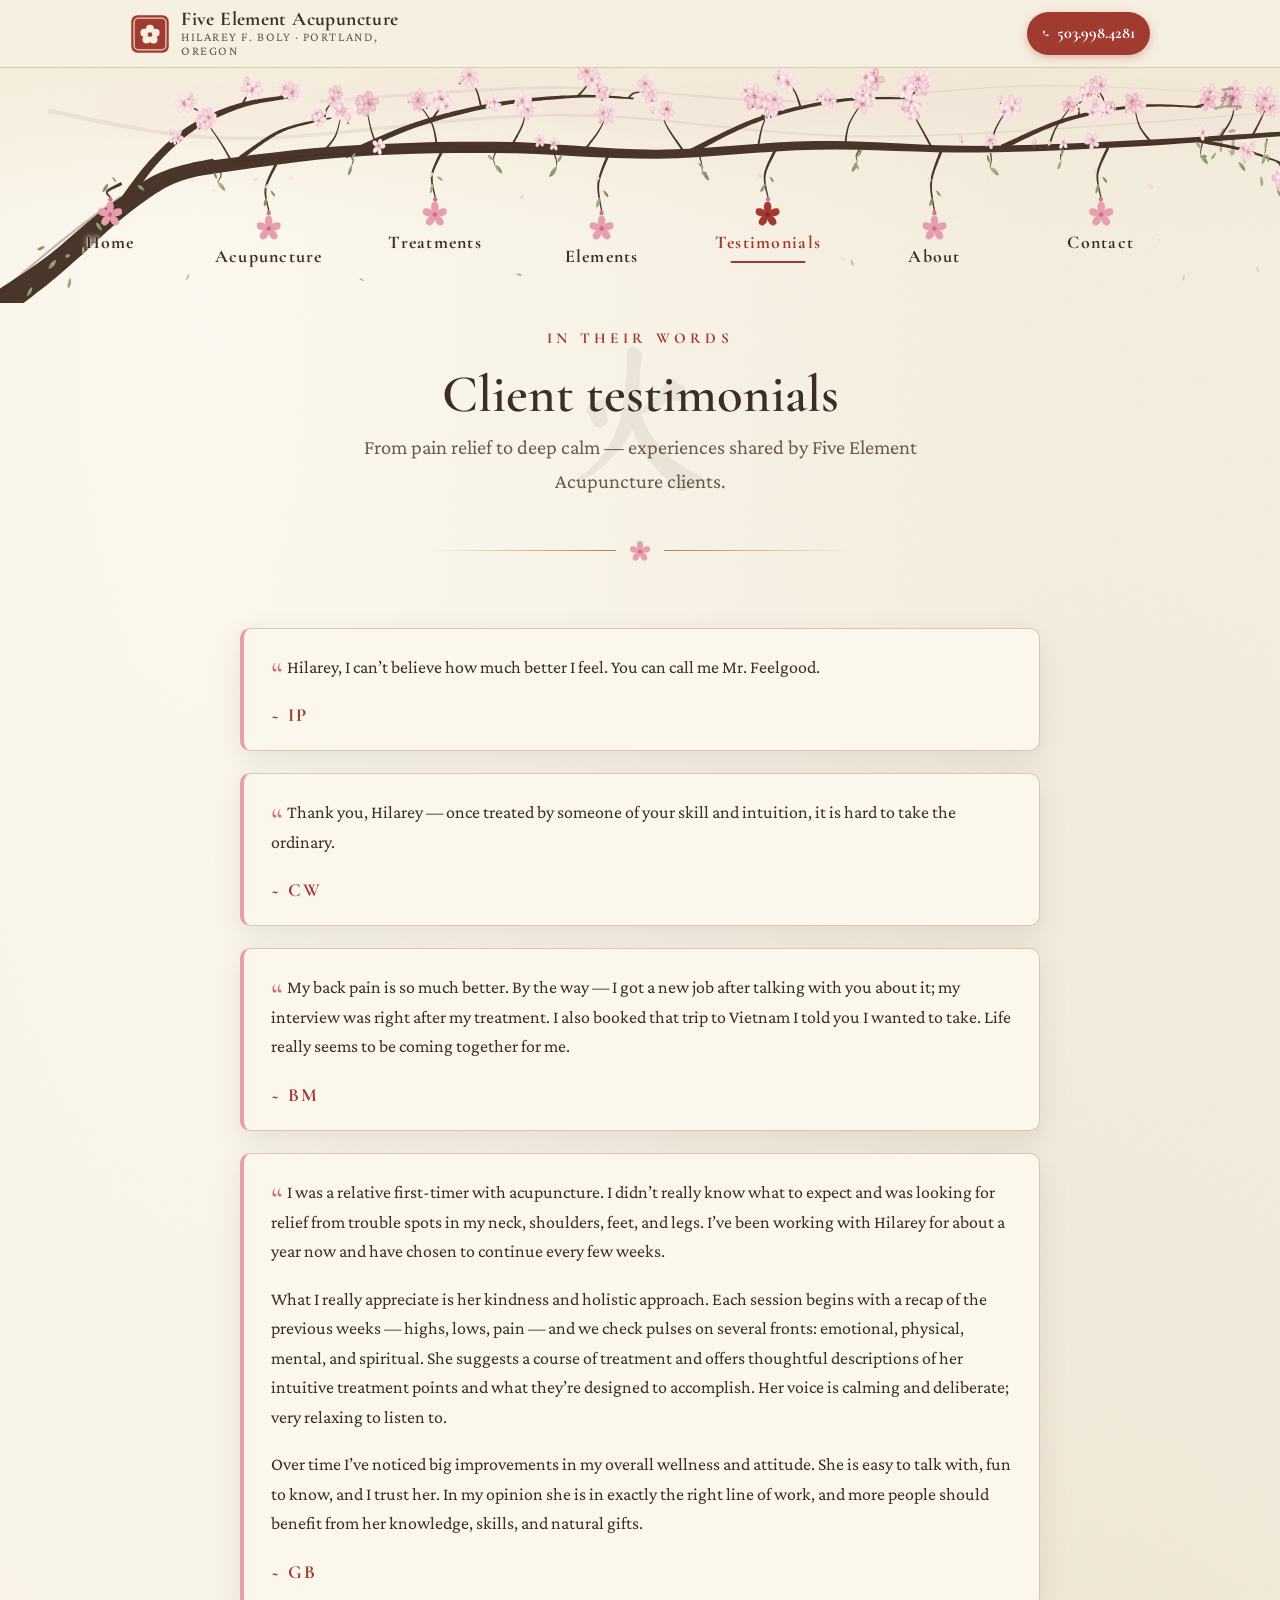
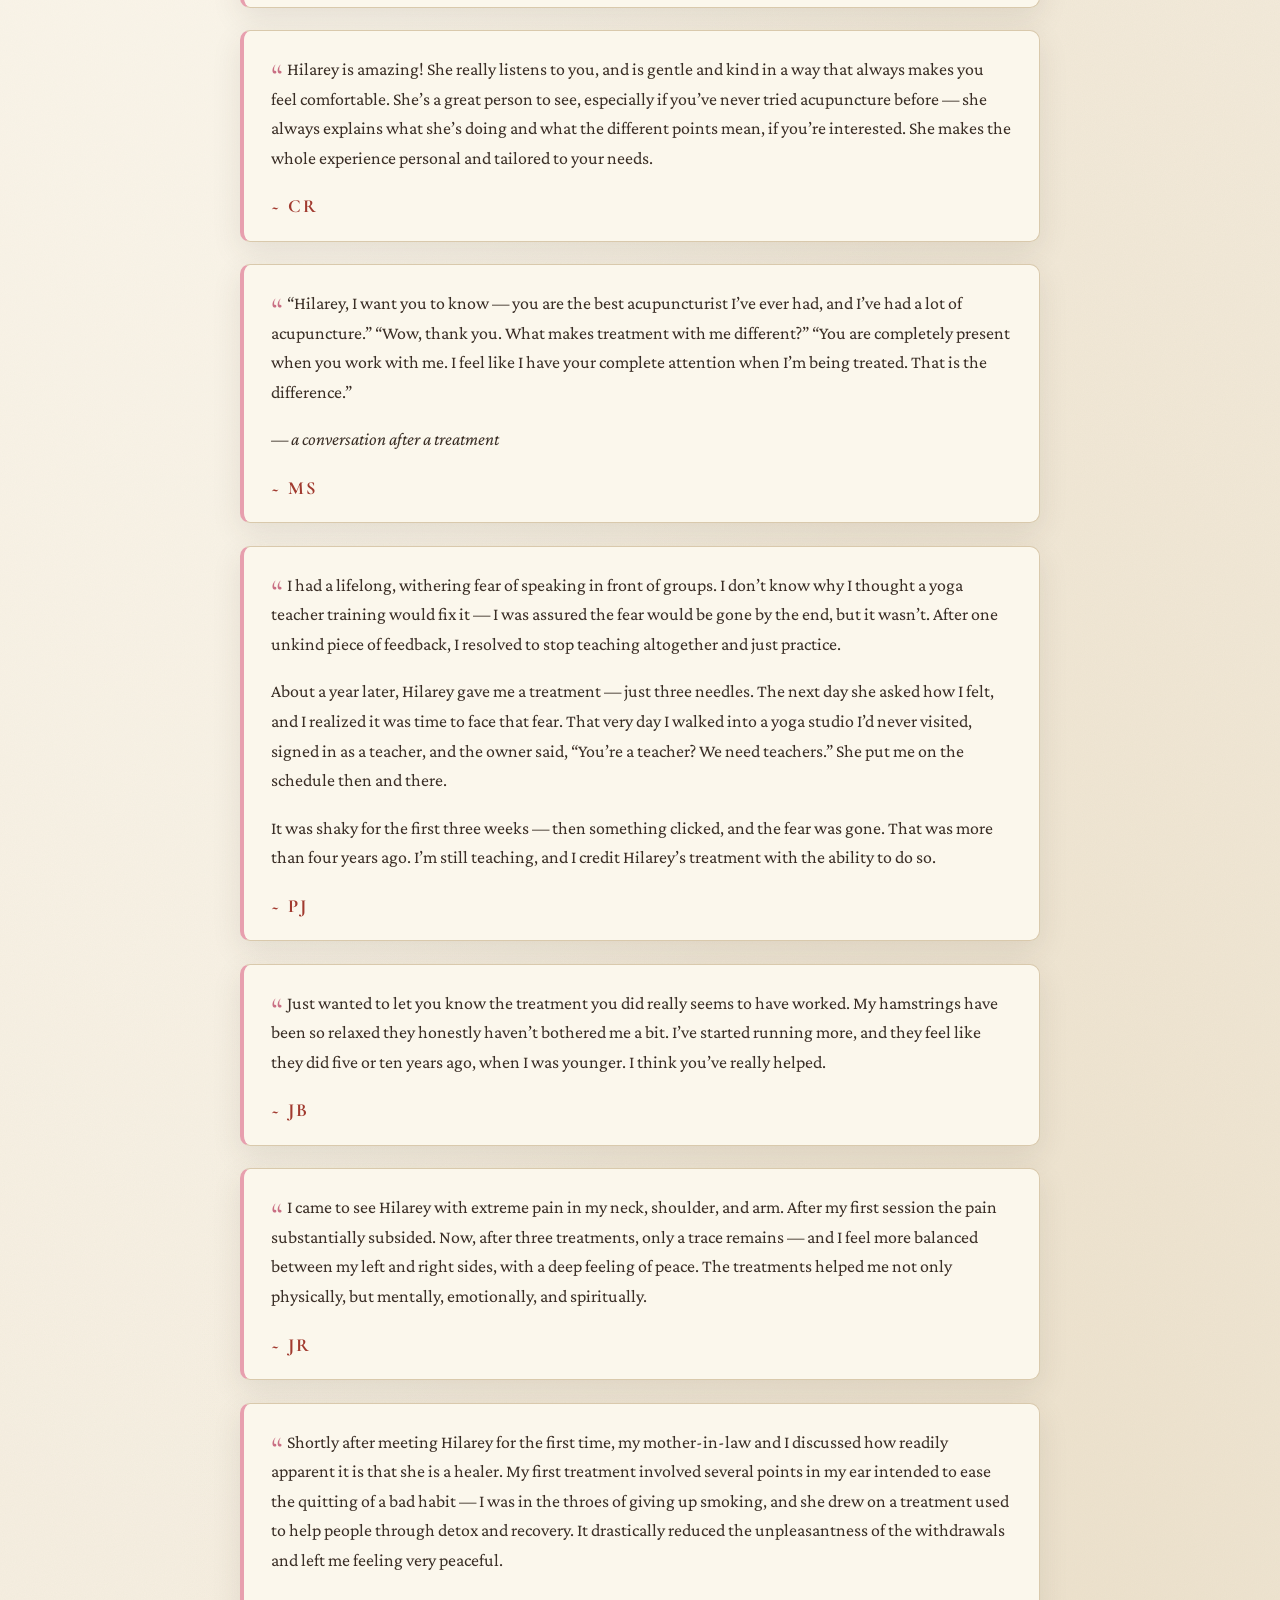
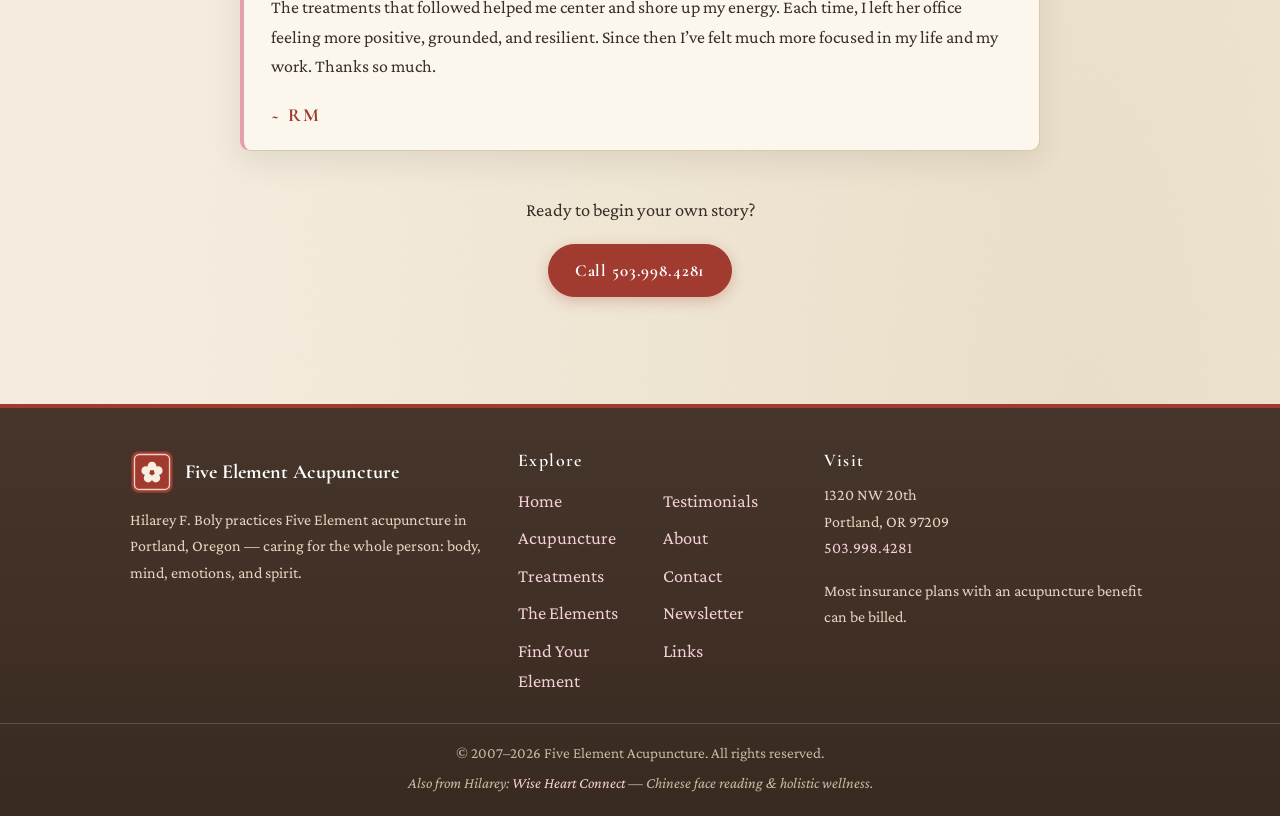
<file: testimonials.html>
<!DOCTYPE html>
<html lang="en">
<head>
<meta charset="utf-8">
<meta name="viewport" content="width=device-width, initial-scale=1">
<title>Testimonials — Five Element Acupuncture Clients | Portland, OR</title>
<meta name="description" content="Read what clients say about Five Element acupuncture with Hilarey F. Boly in Portland — pain relief, deep relaxation, and whole-person care.">
<link rel="icon" type="image/svg+xml" href="assets/seal.svg">
<link rel="preconnect" href="https://fonts.googleapis.com">
<link rel="preconnect" href="https://fonts.gstatic.com" crossorigin>
<link href="https://fonts.googleapis.com/css2?family=Cormorant+Garamond:ital,wght@0,500;0,600;0,700;1,500&family=Crimson+Pro:ital,wght@0,400;0,600;1,400&display=swap" rel="stylesheet">
<link href="https://fonts.googleapis.com/css2?family=Ma+Shan+Zheng&text=%E6%9C%A8%E7%81%AB%E5%9C%9F%E9%87%91%E6%B0%B4%E4%BA%94%E8%A1%8C%E6%B0%A3&display=swap" rel="stylesheet">
<link rel="stylesheet" href="css/styles.css">
</head>
<body>
<a class="skip-link" href="#main">Skip to content</a>

<svg style="display:none" aria-hidden="true">
  <symbol id="petal" viewBox="0 0 24 24">
    <g fill="var(--petal-fill, #e79fae)"><path d="M0 0 C-2.4 -1.8 -3.5 -5.4 -2.3 -7.9 C-1.4 -9.6 -0.5 -9.8 0 -9 C0.5 -9.8 1.4 -9.6 2.3 -7.9 C3.5 -5.4 2.4 -1.8 0 0 Z" transform="translate(12 12.5) rotate(0) scale(1.35)"/><path d="M0 0 C-2.4 -1.8 -3.5 -5.4 -2.3 -7.9 C-1.4 -9.6 -0.5 -9.8 0 -9 C0.5 -9.8 1.4 -9.6 2.3 -7.9 C3.5 -5.4 2.4 -1.8 0 0 Z" transform="translate(12 12.5) rotate(72) scale(1.35)"/><path d="M0 0 C-2.4 -1.8 -3.5 -5.4 -2.3 -7.9 C-1.4 -9.6 -0.5 -9.8 0 -9 C0.5 -9.8 1.4 -9.6 2.3 -7.9 C3.5 -5.4 2.4 -1.8 0 0 Z" transform="translate(12 12.5) rotate(144) scale(1.35)"/><path d="M0 0 C-2.4 -1.8 -3.5 -5.4 -2.3 -7.9 C-1.4 -9.6 -0.5 -9.8 0 -9 C0.5 -9.8 1.4 -9.6 2.3 -7.9 C3.5 -5.4 2.4 -1.8 0 0 Z" transform="translate(12 12.5) rotate(216) scale(1.35)"/><path d="M0 0 C-2.4 -1.8 -3.5 -5.4 -2.3 -7.9 C-1.4 -9.6 -0.5 -9.8 0 -9 C0.5 -9.8 1.4 -9.6 2.3 -7.9 C3.5 -5.4 2.4 -1.8 0 0 Z" transform="translate(12 12.5) rotate(288) scale(1.35)"/></g>
    <circle fill="var(--petal-core, #c96f83)" cx="12" cy="12.5" r="2.3"/>
  </symbol>
</svg>

<header>
  <div class="topbar">
    <div class="topbar-inner">
      <a class="brand" href="index.html">
        <img class="seal-mark" src="assets/seal.svg" alt="Five Element Acupuncture seal">
        <span class="brand-name">Five Element Acupuncture
          <span class="brand-sub">Hilarey F. Boly · Portland, Oregon</span>
        </span>
      </a>
      <nav class="topbar-links" aria-label="Compact navigation">
        <a href="index.html">Home</a>
        <a href="acupuncture.html">Acupuncture</a>
        <a href="treatments.html">Treatments</a>
        <a href="elements.html">Elements</a>
        <a href="testimonials.html" aria-current="page">Testimonials</a>
        <a href="about.html">About</a>
        <a href="contact.html">Contact</a>
      </nav>
      <a class="phone-cta" href="tel:+15039984281">
        <svg width="15" height="15" viewBox="0 0 24 24" fill="currentColor" aria-hidden="true"><path d="M6.6 10.8c1.4 2.8 3.8 5.1 6.6 6.6l2.2-2.2c.3-.3.7-.4 1-.2 1.1.4 2.3.6 3.6.6.6 0 1 .4 1 1V20c0 .6-.4 1-1 1C10.6 21 3 13.4 3 4c0-.6.4-1 1-1h3.5c.6 0 1 .4 1 1 0 1.2.2 2.4.6 3.6.1.3 0 .7-.2 1l-2.3 2.2z"/></svg>
        <span class="cta-label">503.998.4281</span>
      </a>
      <button class="menu-toggle" aria-expanded="false" aria-controls="mobileNav" aria-label="Open menu">
        <svg width="22" height="22" viewBox="0 0 24 24" fill="none" stroke="currentColor" stroke-width="2.2" stroke-linecap="round" aria-hidden="true"><path d="M4 7h16M4 12h16M4 17h16"/></svg>
      </button>
    </div>
  </div>

  <div class="tree-banner">
    <div class="banner-calligraphy hanzi" aria-hidden="true">五行</div>
    <nav class="blossom-nav" aria-label="Primary navigation">
      <ul>
        <li><a href="index.html"><svg class="petal-icon" aria-hidden="true"><use href="#petal"/></svg>Home</a></li>
        <li><a href="acupuncture.html"><svg class="petal-icon" aria-hidden="true"><use href="#petal"/></svg>Acupuncture</a></li>
        <li><a href="treatments.html"><svg class="petal-icon" aria-hidden="true"><use href="#petal"/></svg>Treatments</a></li>
        <li><a href="elements.html"><svg class="petal-icon" aria-hidden="true"><use href="#petal"/></svg>Elements</a></li>
        <li><a href="testimonials.html" aria-current="page"><svg class="petal-icon" aria-hidden="true"><use href="#petal"/></svg>Testimonials</a></li>
        <li><a href="about.html"><svg class="petal-icon" aria-hidden="true"><use href="#petal"/></svg>About</a></li>
        <li><a href="contact.html"><svg class="petal-icon" aria-hidden="true"><use href="#petal"/></svg>Contact</a></li>
      </ul>
    </nav>
  </div>
</header>

<div class="mobile-nav" id="mobileNav">
  <div class="sheet" role="dialog" aria-label="Menu">
    <div class="sheet-head">
      <strong>Menu</strong>
      <button class="close-btn" aria-label="Close menu">&times;</button>
    </div>
    <ul>
      <li><a href="index.html"><svg class="petal-icon" aria-hidden="true"><use href="#petal"/></svg>Home</a></li>
      <li><a href="acupuncture.html"><svg class="petal-icon" aria-hidden="true"><use href="#petal"/></svg>Acupuncture</a></li>
      <li><a href="treatments.html"><svg class="petal-icon" aria-hidden="true"><use href="#petal"/></svg>Treatments</a></li>
      <li><a href="elements.html"><svg class="petal-icon" aria-hidden="true"><use href="#petal"/></svg>The Elements</a></li>
      <li><a href="questionnaire.html"><svg class="petal-icon" aria-hidden="true"><use href="#petal"/></svg>Find Your Element</a></li>
      <li><a href="testimonials.html" aria-current="page"><svg class="petal-icon" aria-hidden="true"><use href="#petal"/></svg>Testimonials</a></li>
      <li><a href="about.html"><svg class="petal-icon" aria-hidden="true"><use href="#petal"/></svg>About</a></li>
      <li><a href="contact.html"><svg class="petal-icon" aria-hidden="true"><use href="#petal"/></svg>Contact</a></li>
      <li><a href="newsletter.html"><svg class="petal-icon" aria-hidden="true"><use href="#petal"/></svg>Newsletter</a></li>
      <li><a href="links.html"><svg class="petal-icon" aria-hidden="true"><use href="#petal"/></svg>Links</a></li>
    </ul>
    <p class="mobile-extra">Questions? Call <a href="tel:+15039984281">503.998.4281</a></p>
  </div>
</div>

<main id="main">

  <div class="page-head">
    <div class="hanzi-watermark hanzi" aria-hidden="true">火</div>
    <p class="eyebrow">In Their Words</p>
    <h1>Client testimonials</h1>
    <p class="lede">From pain relief to deep calm — experiences shared by Five Element Acupuncture clients.</p>
  </div>
  <div class="divider" aria-hidden="true">
    <svg viewBox="0 0 24 24"><g class="petals" fill="#e79fae"><path d="M0 0 C-2.4 -1.8 -3.5 -5.4 -2.3 -7.9 C-1.4 -9.6 -0.5 -9.8 0 -9 C0.5 -9.8 1.4 -9.6 2.3 -7.9 C3.5 -5.4 2.4 -1.8 0 0 Z" transform="translate(12 12.5) rotate(0) scale(1.35)"/><path d="M0 0 C-2.4 -1.8 -3.5 -5.4 -2.3 -7.9 C-1.4 -9.6 -0.5 -9.8 0 -9 C0.5 -9.8 1.4 -9.6 2.3 -7.9 C3.5 -5.4 2.4 -1.8 0 0 Z" transform="translate(12 12.5) rotate(72) scale(1.35)"/><path d="M0 0 C-2.4 -1.8 -3.5 -5.4 -2.3 -7.9 C-1.4 -9.6 -0.5 -9.8 0 -9 C0.5 -9.8 1.4 -9.6 2.3 -7.9 C3.5 -5.4 2.4 -1.8 0 0 Z" transform="translate(12 12.5) rotate(144) scale(1.35)"/><path d="M0 0 C-2.4 -1.8 -3.5 -5.4 -2.3 -7.9 C-1.4 -9.6 -0.5 -9.8 0 -9 C0.5 -9.8 1.4 -9.6 2.3 -7.9 C3.5 -5.4 2.4 -1.8 0 0 Z" transform="translate(12 12.5) rotate(216) scale(1.35)"/><path d="M0 0 C-2.4 -1.8 -3.5 -5.4 -2.3 -7.9 C-1.4 -9.6 -0.5 -9.8 0 -9 C0.5 -9.8 1.4 -9.6 2.3 -7.9 C3.5 -5.4 2.4 -1.8 0 0 Z" transform="translate(12 12.5) rotate(288) scale(1.35)"/></g><circle class="core" fill="#c96f83" cx="12" cy="12.5" r="2.3"/></svg>
  </div>
  <section class="section">
    <div class="wrap quote-list" style="max-width:840px">

      <blockquote class="quote fade-up">
        <p>Hilarey, I can’t believe how much better I feel. You can call me Mr. Feelgood.</p>
        <footer>~ IP</footer>
      </blockquote>

      <blockquote class="quote fade-up">
        <p>Thank you, Hilarey — once treated by someone of your skill and intuition, it is hard to take the ordinary.</p>
        <footer>~ CW</footer>
      </blockquote>

      <blockquote class="quote fade-up">
        <p>My back pain is so much better. By the way — I got a new job after talking with you about it; my interview was right after my treatment. I also booked that trip to Vietnam I told you I wanted to take. Life really seems to be coming together for me.</p>
        <footer>~ BM</footer>
      </blockquote>

      <blockquote class="quote fade-up">
        <p>I was a relative first-timer with acupuncture. I didn’t really know what to expect and was looking for relief from trouble spots in my neck, shoulders, feet, and legs. I’ve been working with Hilarey for about a year now and have chosen to continue every few weeks.</p>
        <p>What I really appreciate is her kindness and holistic approach. Each session begins with a recap of the previous weeks — highs, lows, pain — and we check pulses on several fronts: emotional, physical, mental, and spiritual. She suggests a course of treatment and offers thoughtful descriptions of her intuitive treatment points and what they’re designed to accomplish. Her voice is calming and deliberate; very relaxing to listen to.</p>
        <p>Over time I’ve noticed big improvements in my overall wellness and attitude. She is easy to talk with, fun to know, and I trust her. In my opinion she is in exactly the right line of work, and more people should benefit from her knowledge, skills, and natural gifts.</p>
        <footer>~ GB</footer>
      </blockquote>

      <blockquote class="quote fade-up">
        <p>Hilarey is amazing! She really listens to you, and is gentle and kind in a way that always makes you feel comfortable. She’s a great person to see, especially if you’ve never tried acupuncture before — she always explains what she’s doing and what the different points mean, if you’re interested. She makes the whole experience personal and tailored to your needs.</p>
        <footer>~ CR</footer>
      </blockquote>

      <blockquote class="quote fade-up">
        <p>“Hilarey, I want you to know — you are the best acupuncturist I’ve ever had, and I’ve had a lot of acupuncture.” “Wow, thank you. What makes treatment with me different?” “You are completely present when you work with me. I feel like I have your complete attention when I’m being treated. That is the difference.”</p>
        <p><em>— a conversation after a treatment</em></p>
        <footer>~ MS</footer>
      </blockquote>

      <blockquote class="quote fade-up">
        <p>I had a lifelong, withering fear of speaking in front of groups. I don’t know why I thought a yoga teacher training would fix it — I was assured the fear would be gone by the end, but it wasn’t. After one unkind piece of feedback, I resolved to stop teaching altogether and just practice.</p>
        <p>About a year later, Hilarey gave me a treatment — just three needles. The next day she asked how I felt, and I realized it was time to face that fear. That very day I walked into a yoga studio I’d never visited, signed in as a teacher, and the owner said, “You’re a teacher? We need teachers.” She put me on the schedule then and there.</p>
        <p>It was shaky for the first three weeks — then something clicked, and the fear was gone. That was more than four years ago. I’m still teaching, and I credit Hilarey’s treatment with the ability to do so.</p>
        <footer>~ PJ</footer>
      </blockquote>

      <blockquote class="quote fade-up">
        <p>Just wanted to let you know the treatment you did really seems to have worked. My hamstrings have been so relaxed they honestly haven’t bothered me a bit. I’ve started running more, and they feel like they did five or ten years ago, when I was younger. I think you’ve really helped.</p>
        <footer>~ JB</footer>
      </blockquote>

      <blockquote class="quote fade-up">
        <p>I came to see Hilarey with extreme pain in my neck, shoulder, and arm. After my first session the pain substantially subsided. Now, after three treatments, only a trace remains — and I feel more balanced between my left and right sides, with a deep feeling of peace. The treatments helped me not only physically, but mentally, emotionally, and spiritually.</p>
        <footer>~ JR</footer>
      </blockquote>

      <blockquote class="quote fade-up">
        <p>Shortly after meeting Hilarey for the first time, my mother-in-law and I discussed how readily apparent it is that she is a healer. My first treatment involved several points in my ear intended to ease the quitting of a bad habit — I was in the throes of giving up smoking, and she drew on a treatment used to help people through detox and recovery. It drastically reduced the unpleasantness of the withdrawals and left me feeling very peaceful.</p>
        <p>The treatments that followed helped me center and shore up my energy. Each time, I left her office feeling more positive, grounded, and resilient. Since then I’ve felt much more focused in my life and my work. Thanks so much.</p>
        <footer>~ RM</footer>
      </blockquote>

      <div style="text-align:center; margin-top:1.4rem">
        <p>Ready to begin your own story?</p>
        <a class="btn btn-seal" href="tel:+15039984281">Call 503.998.4281</a>
      </div>
    </div>
  </section>

</main>

<footer class="site-footer">
  <div class="footer-inner">
    <div>
      <div class="footer-brand">
        <img src="assets/seal.svg" alt="">
        <span>Five Element Acupuncture</span>
      </div>
      <p>Hilarey F. Boly practices Five Element acupuncture in Portland, Oregon — caring for the whole person: body, mind, emotions, and spirit.</p>
    </div>
    <div>
      <h4>Explore</h4>
      <ul>
        <li><a href="index.html">Home</a></li>
        <li><a href="acupuncture.html">Acupuncture</a></li>
        <li><a href="treatments.html">Treatments</a></li>
        <li><a href="elements.html">The Elements</a></li>
        <li><a href="questionnaire.html">Find Your Element</a></li>
        <li><a href="testimonials.html">Testimonials</a></li>
        <li><a href="about.html">About</a></li>
        <li><a href="contact.html">Contact</a></li>
        <li><a href="newsletter.html">Newsletter</a></li>
        <li><a href="links.html">Links</a></li>
      </ul>
    </div>
    <div>
      <h4>Visit</h4>
      <p>1320 NW 20th<br>Portland, OR 97209<br>
      <a href="tel:+15039984281">503.998.4281</a></p>
      <p>Most insurance plans with an acupuncture benefit can be billed.</p>
    </div>
  </div>
  <div class="footer-bottom">
    © 2007–2026 Five Element Acupuncture. All rights reserved.
    <span class="wiseheart">Also from Hilarey: <a href="https://www.youtube.com/@WiseHeartsConnect" rel="noopener">Wise Heart Connect</a> — Chinese face reading &amp; holistic wellness.</span>
  </div>
</footer>

<script src="js/main.js"></script>

</body>
</html>
</file>
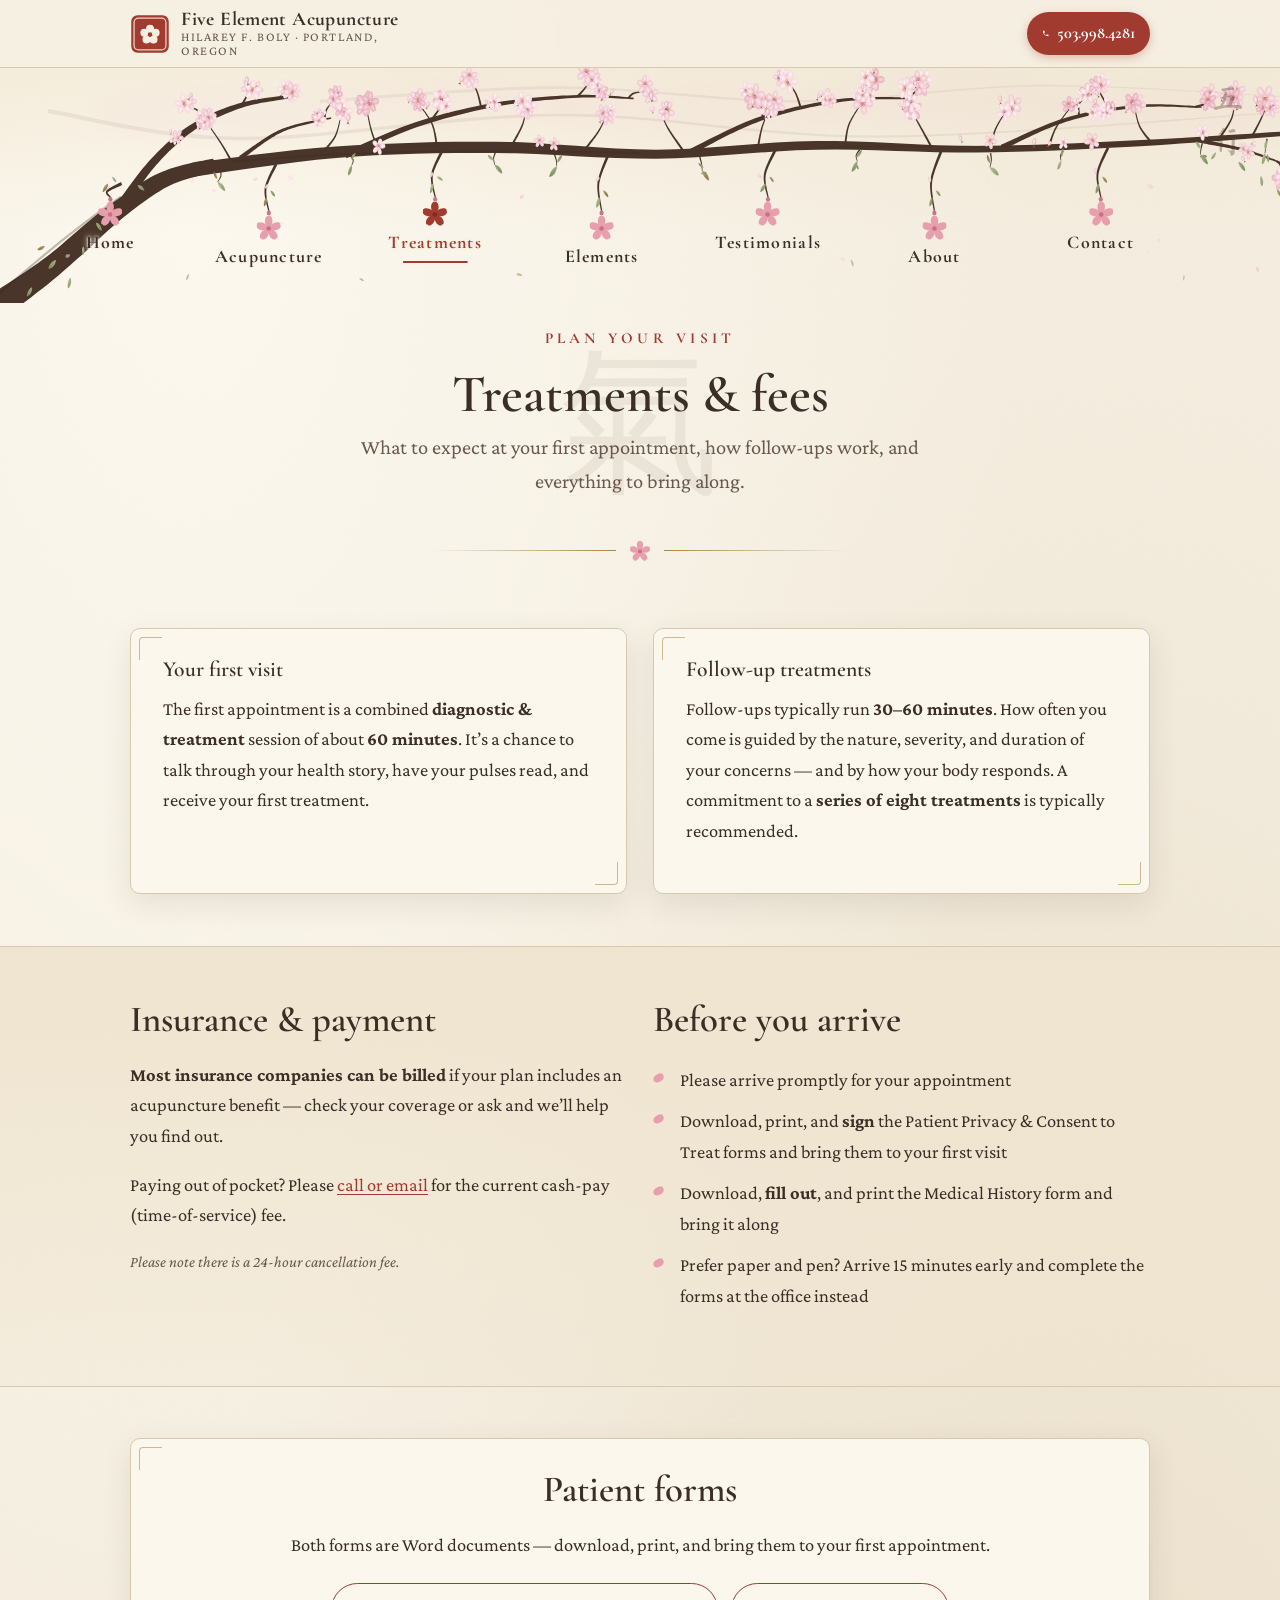
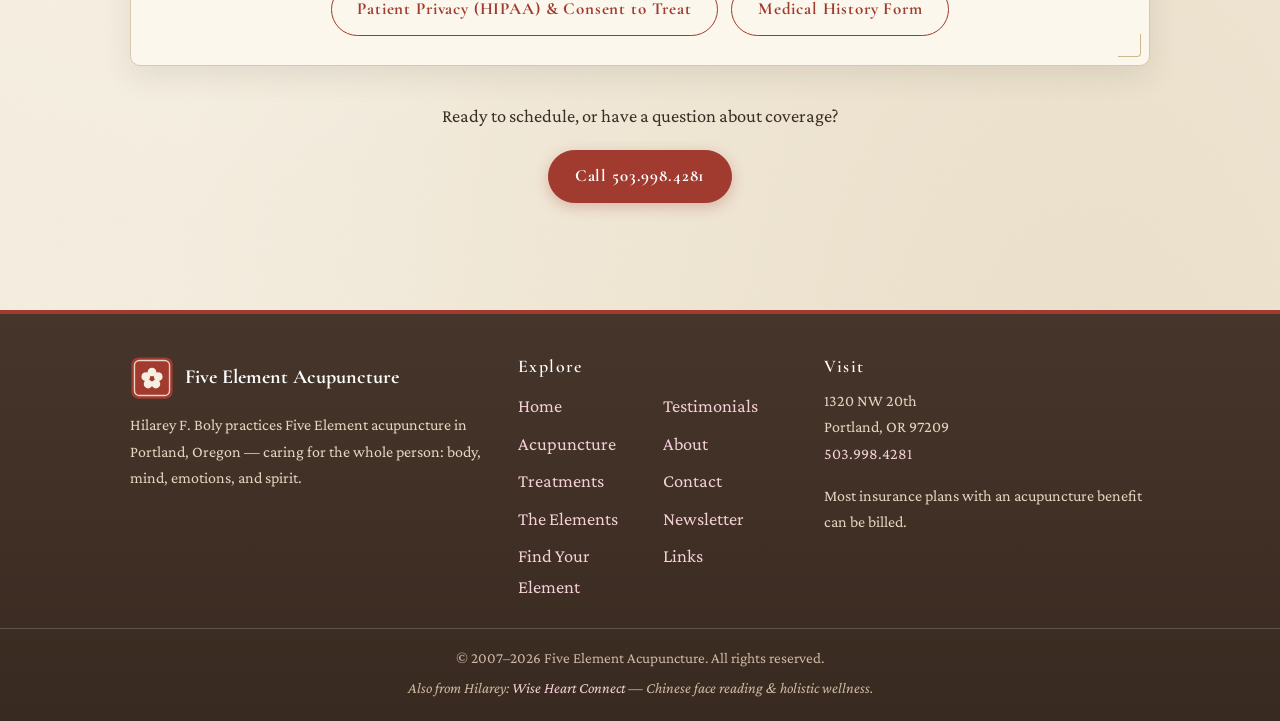
<file: treatments.html>
<!DOCTYPE html>
<html lang="en">
<head>
<meta charset="utf-8">
<meta name="viewport" content="width=device-width, initial-scale=1">
<title>Treatments & Fees — Five Element Acupuncture | Portland, OR</title>
<meta name="description" content="Your first visit, follow-up treatments, insurance billing, and patient forms for Hilarey F. Boly's Portland acupuncture practice. Call 503.998.4281.">
<link rel="icon" type="image/svg+xml" href="assets/seal.svg">
<link rel="preconnect" href="https://fonts.googleapis.com">
<link rel="preconnect" href="https://fonts.gstatic.com" crossorigin>
<link href="https://fonts.googleapis.com/css2?family=Cormorant+Garamond:ital,wght@0,500;0,600;0,700;1,500&family=Crimson+Pro:ital,wght@0,400;0,600;1,400&display=swap" rel="stylesheet">
<link href="https://fonts.googleapis.com/css2?family=Ma+Shan+Zheng&text=%E6%9C%A8%E7%81%AB%E5%9C%9F%E9%87%91%E6%B0%B4%E4%BA%94%E8%A1%8C%E6%B0%A3&display=swap" rel="stylesheet">
<link rel="stylesheet" href="css/styles.css">
</head>
<body>
<a class="skip-link" href="#main">Skip to content</a>

<svg style="display:none" aria-hidden="true">
  <symbol id="petal" viewBox="0 0 24 24">
    <g fill="var(--petal-fill, #e79fae)"><path d="M0 0 C-2.4 -1.8 -3.5 -5.4 -2.3 -7.9 C-1.4 -9.6 -0.5 -9.8 0 -9 C0.5 -9.8 1.4 -9.6 2.3 -7.9 C3.5 -5.4 2.4 -1.8 0 0 Z" transform="translate(12 12.5) rotate(0) scale(1.35)"/><path d="M0 0 C-2.4 -1.8 -3.5 -5.4 -2.3 -7.9 C-1.4 -9.6 -0.5 -9.8 0 -9 C0.5 -9.8 1.4 -9.6 2.3 -7.9 C3.5 -5.4 2.4 -1.8 0 0 Z" transform="translate(12 12.5) rotate(72) scale(1.35)"/><path d="M0 0 C-2.4 -1.8 -3.5 -5.4 -2.3 -7.9 C-1.4 -9.6 -0.5 -9.8 0 -9 C0.5 -9.8 1.4 -9.6 2.3 -7.9 C3.5 -5.4 2.4 -1.8 0 0 Z" transform="translate(12 12.5) rotate(144) scale(1.35)"/><path d="M0 0 C-2.4 -1.8 -3.5 -5.4 -2.3 -7.9 C-1.4 -9.6 -0.5 -9.8 0 -9 C0.5 -9.8 1.4 -9.6 2.3 -7.9 C3.5 -5.4 2.4 -1.8 0 0 Z" transform="translate(12 12.5) rotate(216) scale(1.35)"/><path d="M0 0 C-2.4 -1.8 -3.5 -5.4 -2.3 -7.9 C-1.4 -9.6 -0.5 -9.8 0 -9 C0.5 -9.8 1.4 -9.6 2.3 -7.9 C3.5 -5.4 2.4 -1.8 0 0 Z" transform="translate(12 12.5) rotate(288) scale(1.35)"/></g>
    <circle fill="var(--petal-core, #c96f83)" cx="12" cy="12.5" r="2.3"/>
  </symbol>
</svg>

<header>
  <div class="topbar">
    <div class="topbar-inner">
      <a class="brand" href="index.html">
        <img class="seal-mark" src="assets/seal.svg" alt="Five Element Acupuncture seal">
        <span class="brand-name">Five Element Acupuncture
          <span class="brand-sub">Hilarey F. Boly · Portland, Oregon</span>
        </span>
      </a>
      <nav class="topbar-links" aria-label="Compact navigation">
        <a href="index.html">Home</a>
        <a href="acupuncture.html">Acupuncture</a>
        <a href="treatments.html" aria-current="page">Treatments</a>
        <a href="elements.html">Elements</a>
        <a href="testimonials.html">Testimonials</a>
        <a href="about.html">About</a>
        <a href="contact.html">Contact</a>
      </nav>
      <a class="phone-cta" href="tel:+15039984281">
        <svg width="15" height="15" viewBox="0 0 24 24" fill="currentColor" aria-hidden="true"><path d="M6.6 10.8c1.4 2.8 3.8 5.1 6.6 6.6l2.2-2.2c.3-.3.7-.4 1-.2 1.1.4 2.3.6 3.6.6.6 0 1 .4 1 1V20c0 .6-.4 1-1 1C10.6 21 3 13.4 3 4c0-.6.4-1 1-1h3.5c.6 0 1 .4 1 1 0 1.2.2 2.4.6 3.6.1.3 0 .7-.2 1l-2.3 2.2z"/></svg>
        <span class="cta-label">503.998.4281</span>
      </a>
      <button class="menu-toggle" aria-expanded="false" aria-controls="mobileNav" aria-label="Open menu">
        <svg width="22" height="22" viewBox="0 0 24 24" fill="none" stroke="currentColor" stroke-width="2.2" stroke-linecap="round" aria-hidden="true"><path d="M4 7h16M4 12h16M4 17h16"/></svg>
      </button>
    </div>
  </div>

  <div class="tree-banner">
    <div class="banner-calligraphy hanzi" aria-hidden="true">五行</div>
    <nav class="blossom-nav" aria-label="Primary navigation">
      <ul>
        <li><a href="index.html"><svg class="petal-icon" aria-hidden="true"><use href="#petal"/></svg>Home</a></li>
        <li><a href="acupuncture.html"><svg class="petal-icon" aria-hidden="true"><use href="#petal"/></svg>Acupuncture</a></li>
        <li><a href="treatments.html" aria-current="page"><svg class="petal-icon" aria-hidden="true"><use href="#petal"/></svg>Treatments</a></li>
        <li><a href="elements.html"><svg class="petal-icon" aria-hidden="true"><use href="#petal"/></svg>Elements</a></li>
        <li><a href="testimonials.html"><svg class="petal-icon" aria-hidden="true"><use href="#petal"/></svg>Testimonials</a></li>
        <li><a href="about.html"><svg class="petal-icon" aria-hidden="true"><use href="#petal"/></svg>About</a></li>
        <li><a href="contact.html"><svg class="petal-icon" aria-hidden="true"><use href="#petal"/></svg>Contact</a></li>
      </ul>
    </nav>
  </div>
</header>

<div class="mobile-nav" id="mobileNav">
  <div class="sheet" role="dialog" aria-label="Menu">
    <div class="sheet-head">
      <strong>Menu</strong>
      <button class="close-btn" aria-label="Close menu">&times;</button>
    </div>
    <ul>
      <li><a href="index.html"><svg class="petal-icon" aria-hidden="true"><use href="#petal"/></svg>Home</a></li>
      <li><a href="acupuncture.html"><svg class="petal-icon" aria-hidden="true"><use href="#petal"/></svg>Acupuncture</a></li>
      <li><a href="treatments.html" aria-current="page"><svg class="petal-icon" aria-hidden="true"><use href="#petal"/></svg>Treatments</a></li>
      <li><a href="elements.html"><svg class="petal-icon" aria-hidden="true"><use href="#petal"/></svg>The Elements</a></li>
      <li><a href="questionnaire.html"><svg class="petal-icon" aria-hidden="true"><use href="#petal"/></svg>Find Your Element</a></li>
      <li><a href="testimonials.html"><svg class="petal-icon" aria-hidden="true"><use href="#petal"/></svg>Testimonials</a></li>
      <li><a href="about.html"><svg class="petal-icon" aria-hidden="true"><use href="#petal"/></svg>About</a></li>
      <li><a href="contact.html"><svg class="petal-icon" aria-hidden="true"><use href="#petal"/></svg>Contact</a></li>
      <li><a href="newsletter.html"><svg class="petal-icon" aria-hidden="true"><use href="#petal"/></svg>Newsletter</a></li>
      <li><a href="links.html"><svg class="petal-icon" aria-hidden="true"><use href="#petal"/></svg>Links</a></li>
    </ul>
    <p class="mobile-extra">Questions? Call <a href="tel:+15039984281">503.998.4281</a></p>
  </div>
</div>

<main id="main">

  <div class="page-head">
    <div class="hanzi-watermark hanzi" aria-hidden="true">氣</div>
    <p class="eyebrow">Plan Your Visit</p>
    <h1>Treatments &amp; fees</h1>
    <p class="lede">What to expect at your first appointment, how follow-ups work, and everything to bring along.</p>
  </div>
  <div class="divider" aria-hidden="true">
    <svg viewBox="0 0 24 24"><g class="petals" fill="#e79fae"><path d="M0 0 C-2.4 -1.8 -3.5 -5.4 -2.3 -7.9 C-1.4 -9.6 -0.5 -9.8 0 -9 C0.5 -9.8 1.4 -9.6 2.3 -7.9 C3.5 -5.4 2.4 -1.8 0 0 Z" transform="translate(12 12.5) rotate(0) scale(1.35)"/><path d="M0 0 C-2.4 -1.8 -3.5 -5.4 -2.3 -7.9 C-1.4 -9.6 -0.5 -9.8 0 -9 C0.5 -9.8 1.4 -9.6 2.3 -7.9 C3.5 -5.4 2.4 -1.8 0 0 Z" transform="translate(12 12.5) rotate(72) scale(1.35)"/><path d="M0 0 C-2.4 -1.8 -3.5 -5.4 -2.3 -7.9 C-1.4 -9.6 -0.5 -9.8 0 -9 C0.5 -9.8 1.4 -9.6 2.3 -7.9 C3.5 -5.4 2.4 -1.8 0 0 Z" transform="translate(12 12.5) rotate(144) scale(1.35)"/><path d="M0 0 C-2.4 -1.8 -3.5 -5.4 -2.3 -7.9 C-1.4 -9.6 -0.5 -9.8 0 -9 C0.5 -9.8 1.4 -9.6 2.3 -7.9 C3.5 -5.4 2.4 -1.8 0 0 Z" transform="translate(12 12.5) rotate(216) scale(1.35)"/><path d="M0 0 C-2.4 -1.8 -3.5 -5.4 -2.3 -7.9 C-1.4 -9.6 -0.5 -9.8 0 -9 C0.5 -9.8 1.4 -9.6 2.3 -7.9 C3.5 -5.4 2.4 -1.8 0 0 Z" transform="translate(12 12.5) rotate(288) scale(1.35)"/></g><circle class="core" fill="#c96f83" cx="12" cy="12.5" r="2.3"/></svg>
  </div>
  <section class="section">
    <div class="wrap grid-2">
      <div class="card fade-up">
        <h3>Your first visit</h3>
        <p>The first appointment is a combined <strong>diagnostic &amp; treatment</strong> session of about <strong>60 minutes</strong>. It’s a chance to talk through your health story, have your pulses read, and receive your first treatment.</p>
      </div>
      <div class="card fade-up">
        <h3>Follow-up treatments</h3>
        <p>Follow-ups typically run <strong>30–60 minutes</strong>. How often you come is guided by the nature, severity, and duration of your concerns — and by how your body responds. A commitment to a <strong>series of eight treatments</strong> is typically recommended.</p>
      </div>
    </div>
  </section>

  <section class="section alt">
    <div class="wrap grid-2">
      <div class="fade-up">
        <h2>Insurance &amp; payment</h2>
        <p><strong>Most insurance companies can be billed</strong> if your plan includes an acupuncture benefit — check your coverage or ask and we’ll help you find out.</p>
        <p>Paying out of pocket? Please <a href="contact.html">call or email</a> for the current cash-pay (time-of-service) fee.</p>
        <p class="form-note">Please note there is a 24-hour cancellation fee.</p>
      </div>
      <div class="fade-up">
        <h2>Before you arrive</h2>
        <ul class="leaf-list">
          <li>Please arrive promptly for your appointment</li>
          <li>Download, print, and <strong>sign</strong> the Patient Privacy &amp; Consent to Treat forms and bring them to your first visit</li>
          <li>Download, <strong>fill out</strong>, and print the Medical History form and bring it along</li>
          <li>Prefer paper and pen? Arrive 15 minutes early and complete the forms at the office instead</li>
        </ul>
      </div>
    </div>
  </section>

  <section class="section">
    <div class="wrap">
      <div class="card fade-up" style="text-align:center">
        <h2>Patient forms</h2>
        <p>Both forms are Word documents — download, print, and bring them to your first appointment.</p>
        <div class="btn-row" style="justify-content:center">
          <a class="btn btn-outline" href="https://www.acu4you.net/forms/HIPPA_and_Consent_to_Treat.doc">Patient Privacy (HIPAA) &amp; Consent to Treat</a>
          <a class="btn btn-outline" href="https://www.acu4you.net/forms/Medical_History.doc">Medical History Form</a>
        </div>
      </div>
      <div style="text-align:center; margin-top:2.2rem">
        <p>Ready to schedule, or have a question about coverage?</p>
        <a class="btn btn-seal" href="tel:+15039984281">Call 503.998.4281</a>
      </div>
    </div>
  </section>

</main>

<footer class="site-footer">
  <div class="footer-inner">
    <div>
      <div class="footer-brand">
        <img src="assets/seal.svg" alt="">
        <span>Five Element Acupuncture</span>
      </div>
      <p>Hilarey F. Boly practices Five Element acupuncture in Portland, Oregon — caring for the whole person: body, mind, emotions, and spirit.</p>
    </div>
    <div>
      <h4>Explore</h4>
      <ul>
        <li><a href="index.html">Home</a></li>
        <li><a href="acupuncture.html">Acupuncture</a></li>
        <li><a href="treatments.html">Treatments</a></li>
        <li><a href="elements.html">The Elements</a></li>
        <li><a href="questionnaire.html">Find Your Element</a></li>
        <li><a href="testimonials.html">Testimonials</a></li>
        <li><a href="about.html">About</a></li>
        <li><a href="contact.html">Contact</a></li>
        <li><a href="newsletter.html">Newsletter</a></li>
        <li><a href="links.html">Links</a></li>
      </ul>
    </div>
    <div>
      <h4>Visit</h4>
      <p>1320 NW 20th<br>Portland, OR 97209<br>
      <a href="tel:+15039984281">503.998.4281</a></p>
      <p>Most insurance plans with an acupuncture benefit can be billed.</p>
    </div>
  </div>
  <div class="footer-bottom">
    © 2007–2026 Five Element Acupuncture. All rights reserved.
    <span class="wiseheart">Also from Hilarey: <a href="https://www.youtube.com/@WiseHeartsConnect" rel="noopener">Wise Heart Connect</a> — Chinese face reading &amp; holistic wellness.</span>
  </div>
</footer>

<script src="js/main.js"></script>

</body>
</html>
</file>
<file: css/styles.css>
/* ============================================================
   Five Element Acupuncture — acu4you.net redesign
   Ancient scroll aesthetic · cherry blossom tree menu · responsive
   ============================================================ */

:root {
  --paper: #f6efe1;
  --paper-2: #efe4cf;
  --card: #fbf7ec;
  --ink: #3a2e26;
  --ink-soft: #6a594b;
  --line: #d9c9ac;
  --branch: #4b3629;
  --blossom: #e79fae;
  --blossom-2: #f3cfd6;
  --blossom-deep: #c96f83;
  --seal: #a13a2f;
  --seal-deep: #7f2b23;
  --gold: #a98544;

  --wood: #5f7f52;
  --fire: #b03d31;
  --earth: #c08b3a;
  --metal: #8f9089;
  --water: #41607f;

  --font-display: "Cormorant Garamond", "Georgia", serif;
  --font-body: "Crimson Pro", "Georgia", serif;
  --font-brush: "Ma Shan Zheng", "Noto Serif SC", serif;

  --maxw: 1060px;
  --radius: 10px;
  --shadow: 0 10px 30px rgba(59, 46, 38, 0.10);
}

* { box-sizing: border-box; }

html { scroll-behavior: smooth; }

body {
  margin: 0;
  font-family: var(--font-body);
  font-size: 1.155rem;
  line-height: 1.65;
  color: var(--ink);
  background-color: var(--paper);
  /* aged washi-paper texture */
  background-image:
    radial-gradient(ellipse at 15% 8%, rgba(255, 252, 244, 0.75), transparent 55%),
    radial-gradient(ellipse at 85% 92%, rgba(215, 195, 158, 0.35), transparent 60%),
    url("data:image/svg+xml,%3Csvg xmlns='http://www.w3.org/2000/svg' width='180' height='180'%3E%3Cfilter id='n'%3E%3CfeTurbulence type='fractalNoise' baseFrequency='.9' numOctaves='2'/%3E%3CfeColorMatrix values='0 0 0 0 .32 0 0 0 0 .26 0 0 0 0 .18 0 0 0 .05 0'/%3E%3C/filter%3E%3Crect width='180' height='180' filter='url(%23n)'/%3E%3C/svg%3E");
}

img, svg { max-width: 100%; }

::selection { background: var(--blossom-2); }

a { color: var(--seal); text-underline-offset: 3px; }
a:hover { color: var(--seal-deep); }

a:focus-visible, button:focus-visible, input:focus-visible,
textarea:focus-visible, select:focus-visible, [tabindex]:focus-visible {
  outline: 2px solid var(--seal);
  outline-offset: 3px;
  border-radius: 3px;
}

.skip-link {
  position: absolute; left: -999px; top: 0; z-index: 200;
  background: var(--seal); color: #fff; padding: .6rem 1rem;
  border-radius: 0 0 8px 0; text-decoration: none;
}
.skip-link:focus { left: 0; color: #fff; }

/* ---------- typography ---------- */

h1, h2, h3, h4 {
  font-family: var(--font-display);
  font-weight: 600;
  color: var(--ink);
  line-height: 1.18;
  margin: 0 0 .5em;
}
h1 { font-size: clamp(2.2rem, 4.6vw, 3.3rem); }
h2 { font-size: clamp(1.7rem, 3.2vw, 2.3rem); }
h3 { font-size: 1.35rem; }

p { margin: 0 0 1em; }

.lede { font-size: 1.28rem; color: var(--ink-soft); }

.eyebrow {
  font-family: var(--font-display);
  font-size: .95rem;
  font-weight: 700;
  letter-spacing: .28em;
  text-transform: uppercase;
  color: var(--seal);
  margin-bottom: .8rem;
}

.hanzi { font-family: var(--font-brush); font-weight: 400; }

/* ---------- top bar ---------- */

.topbar {
  position: sticky; top: 0; z-index: 100;
  background: rgba(246, 239, 225, 0.92);
  backdrop-filter: blur(8px);
  border-bottom: 1px solid var(--line);
}
.topbar-inner {
  max-width: var(--maxw); margin: 0 auto;
  display: flex; align-items: center; gap: 1rem;
  padding: .55rem 1.25rem;
}
.brand {
  display: flex; align-items: center; gap: .7rem;
  text-decoration: none; color: var(--ink); margin-right: auto;
}
.brand img.seal-mark { width: 40px; height: 40px; flex: none; }
.brand .brand-name {
  font-family: var(--font-display); font-weight: 700;
  font-size: 1.22rem; line-height: 1.1; letter-spacing: .02em;
}
.brand .brand-sub {
  display: block; font-family: var(--font-body);
  font-size: .8rem; font-weight: 400; color: var(--ink-soft);
  letter-spacing: .12em; text-transform: uppercase;
}

/* compact links that appear once the tree has scrolled away (desktop) */
.topbar-links { display: none; gap: 1.1rem; }
.topbar-links a {
  font-family: var(--font-display); font-weight: 600; font-size: 1rem;
  letter-spacing: .06em; text-decoration: none; color: var(--ink);
  opacity: 0; transform: translateY(-4px);
  transition: opacity .3s ease, transform .3s ease;
  pointer-events: none;
}
.topbar-links a:hover, .topbar-links a[aria-current="page"] { color: var(--seal); }
body.scrolled .topbar-links a { opacity: 1; transform: none; pointer-events: auto; }

.phone-cta {
  display: inline-flex; align-items: center; gap: .45rem;
  font-family: var(--font-display); font-weight: 700; font-size: 1.02rem;
  color: #fff; background: var(--seal); text-decoration: none;
  padding: .5rem .95rem; border-radius: 999px; white-space: nowrap;
  box-shadow: 0 3px 10px rgba(161, 58, 47, .3);
}
.phone-cta:hover { background: var(--seal-deep); color: #fff; }

.menu-toggle {
  display: none;
  background: none; border: 1.5px solid var(--branch); border-radius: 8px;
  padding: .45rem .6rem; cursor: pointer; color: var(--ink);
}
.menu-toggle svg { display: block; }

/* ---------- cherry blossom tree menu ---------- */

.tree-banner {
  position: relative;
  height: 235px;
  max-width: 1600px;
  margin: 0 auto;
  background: linear-gradient(180deg, rgba(240, 229, 206, 0.55), rgba(246, 239, 225, 0) 70%);
  overflow: hidden;
}
.tree-banner::before {
  content: "";
  position: absolute; inset: 0;
  background: url("../assets/blossom-tree.svg") center / 100% 100% no-repeat;
}

.banner-calligraphy {
  position: absolute; top: 14px; right: 26px;
  writing-mode: vertical-rl;
  font-family: var(--font-brush);
  font-size: 2rem; letter-spacing: .35em;
  color: var(--branch); opacity: .34;
  pointer-events: none; user-select: none;
}

/* menu links hanging from the branch */
.blossom-nav { position: absolute; inset: 0; }
.blossom-nav ul { list-style: none; margin: 0; padding: 0; }
.blossom-nav li {
  position: absolute;
  transform: translateX(-50%);
}
/* x positions match the hanging twigs in blossom-tree.svg (÷1600) */
.blossom-nav li:nth-child(1) { left: 8.6%;  top: 131px; }
.blossom-nav li:nth-child(2) { left: 21%;   top: 145px; }
.blossom-nav li:nth-child(3) { left: 34%;   top: 131px; }
.blossom-nav li:nth-child(4) { left: 47%;   top: 145px; }
.blossom-nav li:nth-child(5) { left: 60%;   top: 131px; }
.blossom-nav li:nth-child(6) { left: 73%;   top: 145px; }
.blossom-nav li:nth-child(7) { left: 86%;   top: 131px; }

.blossom-nav a {
  display: flex; flex-direction: column; align-items: center; gap: .18rem;
  text-decoration: none; color: var(--ink);
  font-family: var(--font-display); font-weight: 700;
  font-size: 1.12rem; letter-spacing: .07em;
  padding: .15rem .4rem;
  text-shadow: 0 0 6px var(--paper), 0 0 3px var(--paper), 0 1px 2px var(--paper);
}
.petal-icon {
  --petal-fill: var(--blossom);
  --petal-core: var(--blossom-deep);
  width: 24px; height: 24px;
  transition: transform .25s ease;
}
.blossom-nav a:hover { color: var(--seal); }
.blossom-nav a:hover .petal-icon { transform: rotate(24deg) scale(1.18); }
.blossom-nav a[aria-current="page"] { color: var(--seal); }
.blossom-nav a[aria-current="page"] .petal-icon,
.mobile-nav a[aria-current="page"] .petal-icon {
  --petal-fill: var(--seal);
  --petal-core: var(--seal-deep);
}
.blossom-nav a::after {
  content: ""; height: 2px; width: 0; background: var(--seal);
  transition: width .25s ease; border-radius: 2px;
}
.blossom-nav a:hover::after, .blossom-nav a[aria-current="page"]::after { width: 70%; }

/* drifting petals */
.falling-petal {
  position: absolute; top: -18px;
  width: 12px; height: 8px;
  background: var(--blossom);
  border-radius: 60% 40% 55% 45%;
  opacity: 0;
  animation: petal-fall linear infinite;
  pointer-events: none;
}
.falling-petal:nth-of-type(2n) { background: var(--blossom-2); }
@keyframes petal-fall {
  0%   { transform: translate(0, 0) rotate(0deg); opacity: 0; }
  8%   { opacity: .85; }
  85%  { opacity: .75; }
  100% { transform: translate(-70px, 250px) rotate(300deg); opacity: 0; }
}

/* ---------- mobile nav ---------- */

.mobile-nav {
  display: none;
  position: fixed; inset: 0; z-index: 150;
  background: rgba(58, 46, 38, 0.45);
}
.mobile-nav.open { display: block; }
.mobile-nav .sheet {
  position: absolute; top: 0; right: 0; bottom: 0;
  width: min(320px, 85vw);
  background: var(--paper);
  border-left: 1px solid var(--line);
  box-shadow: -12px 0 40px rgba(0,0,0,.2);
  padding: 1.2rem 1.4rem 2rem;
  overflow-y: auto;
}
.mobile-nav .sheet-head {
  display: flex; justify-content: space-between; align-items: center;
  margin-bottom: 1rem;
}
.mobile-nav .close-btn {
  background: none; border: none; cursor: pointer; color: var(--ink);
  padding: .4rem; font-size: 1.4rem; line-height: 1;
}
.mobile-nav ul { list-style: none; margin: 0; padding: 0; }
.mobile-nav li + li { border-top: 1px dashed var(--line); }
.mobile-nav a {
  display: flex; align-items: center; gap: .7rem;
  padding: .85rem .2rem;
  font-family: var(--font-display); font-weight: 600; font-size: 1.2rem;
  color: var(--ink); text-decoration: none;
}
.mobile-nav a .petal-icon { width: 20px; height: 20px; }
.mobile-nav a[aria-current="page"] { color: var(--seal); }
.mobile-nav .mobile-extra {
  margin-top: 1.2rem; padding-top: 1rem; border-top: 1px solid var(--line);
  font-size: 1rem; color: var(--ink-soft);
}

/* ---------- layout ---------- */

main { display: block; }

.wrap { max-width: var(--maxw); margin: 0 auto; padding: 0 1.25rem; }

.section { padding: 3.2rem 0; }
.section.alt {
  background: linear-gradient(180deg, var(--paper-2), rgba(239, 228, 207, .35));
  border-top: 1px solid var(--line);
  border-bottom: 1px solid var(--line);
}

/* page title band */
.page-head {
  position: relative;
  text-align: center;
  padding: 1.4rem 1.25rem 2.2rem;
  overflow: hidden;
}
.page-head .hanzi-watermark {
  position: absolute; top: 50%; left: 50%;
  transform: translate(-50%, -52%);
  font-family: var(--font-brush);
  font-size: clamp(6rem, 16vw, 10rem);
  color: var(--branch); opacity: .07;
  pointer-events: none; user-select: none;
  white-space: nowrap;
}
.page-head h1 { margin-bottom: .35rem; }
.page-head .lede { max-width: 640px; margin: 0 auto; }

/* blossom divider */
.divider {
  display: flex; align-items: center; justify-content: center;
  gap: .9rem; margin: 0 auto; padding: .4rem 0 1rem;
  max-width: 420px;
}
.divider::before, .divider::after {
  content: ""; height: 1px; flex: 1;
  background: linear-gradient(90deg, transparent, var(--gold));
}
.divider::after { background: linear-gradient(90deg, var(--gold), transparent); }
.divider svg { width: 20px; height: 20px; flex: none; }
.divider .petals { fill: var(--blossom); }
.divider .core { fill: var(--blossom-deep); }

/* scroll-style card */
.card {
  background: var(--card);
  border: 1px solid var(--line);
  border-radius: var(--radius);
  box-shadow: var(--shadow);
  padding: 1.8rem 2rem;
  position: relative;
}
.card::before, .card::after {
  content: ""; position: absolute; width: 22px; height: 22px;
  border-color: var(--gold); border-style: solid; opacity: .55;
}
.card::before { top: 8px; left: 8px; border-width: 1.5px 0 0 1.5px; border-radius: 4px 0 0 0; }
.card::after { bottom: 8px; right: 8px; border-width: 0 1.5px 1.5px 0; border-radius: 0 0 4px 0; }

.grid-2 { display: grid; grid-template-columns: 1fr 1fr; gap: 1.6rem; }
.grid-3 { display: grid; grid-template-columns: repeat(3, 1fr); gap: 1.6rem; }

/* ---------- buttons ---------- */

.btn {
  display: inline-flex; align-items: center; justify-content: center; gap: .5rem;
  font-family: var(--font-display); font-weight: 700; font-size: 1.06rem;
  letter-spacing: .05em; text-decoration: none; cursor: pointer;
  border-radius: 999px; padding: .72rem 1.6rem;
  transition: transform .15s ease, box-shadow .15s ease, background .15s ease;
}
.btn:active { transform: translateY(1px); }
.btn-seal {
  background: var(--seal); color: #fff; border: 1.5px solid var(--seal);
  box-shadow: 0 4px 14px rgba(161, 58, 47, .28);
}
.btn-seal:hover { background: var(--seal-deep); color: #fff; }
.btn-outline {
  background: transparent; color: var(--seal); border: 1.5px solid var(--seal);
}
.btn-outline:hover { background: rgba(161, 58, 47, .08); color: var(--seal-deep); }

.btn-row { display: flex; flex-wrap: wrap; gap: .8rem; margin-top: 1.4rem; }

/* ---------- element cards ---------- */

.element-grid {
  display: grid;
  grid-template-columns: repeat(auto-fit, minmax(185px, 1fr));
  gap: 1.3rem;
}
.element-card {
  background: var(--card);
  border: 1px solid var(--line);
  border-top: 4px solid var(--el, var(--gold));
  border-radius: var(--radius);
  box-shadow: var(--shadow);
  padding: 1.4rem 1.3rem 1.5rem;
  text-align: center;
}
.element-card .hanzi {
  display: block; font-size: 3rem; line-height: 1;
  color: var(--el, var(--ink)); margin-bottom: .4rem;
}
.element-card h3 { margin-bottom: .15rem; }
.element-card .season {
  font-size: .85rem; letter-spacing: .18em; text-transform: uppercase;
  color: var(--ink-soft); margin-bottom: .7rem;
}
.element-card p { font-size: 1.02rem; margin: 0; color: var(--ink-soft); }
.element-card .organs {
  margin-top: .8rem; padding-top: .7rem; border-top: 1px dashed var(--line);
  font-size: .92rem; color: var(--ink-soft); font-style: italic;
}

.el-wood  { --el: var(--wood); }
.el-fire  { --el: var(--fire); }
.el-earth { --el: var(--earth); }
.el-metal { --el: var(--metal); }
.el-water { --el: var(--water); }

/* small element chips on home page */
.element-strip {
  display: flex; flex-wrap: wrap; justify-content: center; gap: .7rem;
}
.element-chip {
  display: inline-flex; align-items: center; gap: .5rem;
  border: 1px solid var(--line); background: var(--card);
  border-radius: 999px; padding: .4rem 1rem;
  font-family: var(--font-display); font-weight: 600; text-decoration: none;
  color: var(--ink);
}
.element-chip .hanzi { font-size: 1.25rem; color: var(--el, var(--ink)); }
.element-chip:hover { border-color: var(--el, var(--seal)); color: var(--ink); }

/* ---------- testimonials ---------- */

.quote-list { display: grid; gap: 1.4rem; }
.quote {
  background: var(--card);
  border: 1px solid var(--line);
  border-left: 4px solid var(--blossom);
  border-radius: var(--radius);
  box-shadow: var(--shadow);
  padding: 1.5rem 1.7rem 1.2rem;
  margin: 0;
}
.quote p { font-size: 1.12rem; }
.quote p:first-of-type::before {
  content: "\201C";
  font-family: var(--font-display);
  font-size: 2.2rem; line-height: 0;
  color: var(--blossom-deep);
  margin-right: .25rem; vertical-align: -0.35em;
}
.quote footer {
  font-family: var(--font-display); font-weight: 700;
  color: var(--seal); letter-spacing: .12em;
}

/* ---------- lists ---------- */

.leaf-list { list-style: none; padding: 0; margin: 0 0 1em; }
.leaf-list li { padding: .34rem 0 .34rem 1.7rem; position: relative; }
.leaf-list li::before {
  content: ""; position: absolute; left: 0; top: .78em;
  width: 11px; height: 8px;
  background: var(--blossom);
  border-radius: 60% 40% 55% 45%;
  transform: rotate(-20deg);
}
.leaf-list.two-col { columns: 2; column-gap: 2.5rem; }
.leaf-list.two-col li { break-inside: avoid; }

/* ---------- forms ---------- */

.form-grid { display: grid; gap: 1.1rem; }
.form-field label {
  display: block; font-family: var(--font-display); font-weight: 700;
  font-size: 1.02rem; letter-spacing: .04em; margin-bottom: .3rem;
}
.form-field input, .form-field textarea {
  width: 100%;
  font-family: var(--font-body); font-size: 1.05rem; color: var(--ink);
  background: #fffdf6;
  border: 1px solid var(--line); border-radius: 8px;
  padding: .7rem .85rem;
}
.form-field input:focus, .form-field textarea:focus {
  border-color: var(--seal); outline: 2px solid rgba(161, 58, 47, .25);
  outline-offset: 0;
}
.form-note { font-size: .98rem; color: var(--ink-soft); font-style: italic; }
.form-status {
  display: none; margin-top: 1rem; padding: .8rem 1rem;
  border: 1px solid var(--gold); border-radius: 8px;
  background: rgba(169, 133, 68, .1); font-size: 1rem;
}
.form-status.visible { display: block; }

/* ---------- questionnaire ---------- */

.quiz-progress {
  position: sticky; top: 64px; z-index: 50;
  background: var(--card); border: 1px solid var(--line); border-radius: 999px;
  padding: .45rem 1.1rem; margin-bottom: 1.6rem;
  display: flex; align-items: center; gap: .9rem;
  box-shadow: var(--shadow);
  font-family: var(--font-display); font-weight: 700; font-size: .98rem;
}
.quiz-progress .bar {
  flex: 1; height: 8px; border-radius: 999px; background: var(--paper-2);
  overflow: hidden;
}
.quiz-progress .bar span {
  display: block; height: 100%; width: 0;
  background: linear-gradient(90deg, var(--blossom), var(--seal));
  border-radius: 999px; transition: width .3s ease;
}

.quiz fieldset {
  border: 1px solid var(--line); border-radius: var(--radius);
  background: var(--card); box-shadow: var(--shadow);
  padding: 1.3rem 1.5rem 1.1rem; margin: 0 0 1.3rem;
}
.quiz legend {
  font-family: var(--font-display); font-weight: 700; font-size: 1.18rem;
  padding: 0 .6rem; color: var(--ink);
}
.quiz legend .qnum { color: var(--seal); margin-right: .4rem; }
.quiz .option {
  display: flex; align-items: flex-start; gap: .65rem;
  padding: .5rem .6rem; border-radius: 8px; cursor: pointer;
}
.quiz .option:hover { background: rgba(231, 159, 174, .14); }
.quiz .option input {
  accent-color: var(--seal);
  width: 1.15rem; height: 1.15rem; margin-top: .28rem; flex: none;
  cursor: pointer;
}
.quiz .option span { font-size: 1.08rem; }

.quiz-result {
  display: none;
  border: 2px solid var(--el, var(--seal));
  border-radius: var(--radius);
  background: var(--card); box-shadow: var(--shadow);
  padding: 2rem; text-align: center;
  margin-top: 1.6rem;
}
.quiz-result.visible { display: block; }
.quiz-result .hanzi {
  font-size: 4.4rem; line-height: 1; display: block;
  color: var(--el, var(--seal)); margin-bottom: .4rem;
}
.quiz-result h2 { color: var(--el, var(--ink)); }
.quiz-result .runner-up { font-size: 1rem; color: var(--ink-soft); font-style: italic; }

/* ---------- contact ---------- */

.contact-info { display: grid; gap: .4rem; margin-bottom: 1.4rem; }
.contact-info .row { display: flex; gap: .7rem; align-items: baseline; }
.contact-info .row strong {
  font-family: var(--font-display); letter-spacing: .05em; min-width: 92px;
}
.map-frame {
  width: 100%; height: 320px; border: 1px solid var(--line);
  border-radius: var(--radius); box-shadow: var(--shadow);
}

/* ---------- footer ---------- */

.site-footer {
  margin-top: 3.5rem;
  background: linear-gradient(180deg, #46352a, #392a21);
  color: #efe4d2;
  border-top: 4px solid var(--seal);
  position: relative;
}
.footer-inner {
  max-width: var(--maxw); margin: 0 auto;
  padding: 2.6rem 1.25rem 1.4rem;
  display: grid; grid-template-columns: 1.3fr 1fr 1.2fr; gap: 2.2rem;
}
.site-footer h4 {
  color: #fff; font-size: 1.12rem; letter-spacing: .08em;
  margin-bottom: .7rem;
}
.site-footer p { font-size: 1rem; color: #e4d5c0; }
.site-footer ul { list-style: none; margin: 0; padding: 0; columns: 2; }
.site-footer ul li { padding: .22rem 0; }
.site-footer a { color: #f3cfd6; text-decoration: none; }
.site-footer a:hover { color: #fff; text-decoration: underline; }
.footer-brand { display: flex; align-items: center; gap: .7rem; margin-bottom: .8rem; }
.footer-brand img { width: 44px; height: 44px; }
.footer-brand span {
  font-family: var(--font-display); font-weight: 700; font-size: 1.25rem; color: #fff;
}
.footer-bottom {
  border-top: 1px solid rgba(239, 228, 207, .2);
  text-align: center; padding: 1rem 1.25rem 1.3rem;
  font-size: .95rem; color: #cbb9a2;
}
.footer-bottom .wiseheart {
  display: block; margin-top: .3rem; font-style: italic;
}

/* ---------- fade-up on scroll ---------- */

/* hidden state only applies when JS is running (html.js set by main.js) */
html.js .fade-up { opacity: 0; transform: translateY(18px); transition: opacity .6s ease, transform .6s ease; }
html.js .fade-up.in { opacity: 1; transform: none; }

/* ---------- responsive ---------- */

@media (max-width: 1120px) {
  .blossom-nav a { font-size: 1.02rem; }
}

@media (max-width: 920px) {
  .tree-banner { height: 150px; }
  .tree-banner::before { background-size: cover; background-position: center 30%; }
  .blossom-nav { display: none; }
  .banner-calligraphy { font-size: 1.5rem; top: 10px; right: 16px; }
  .menu-toggle { display: inline-flex; }
  .topbar-links { display: none !important; }

  .grid-2, .grid-3 { grid-template-columns: 1fr; }
  .leaf-list.two-col { columns: 1; }
  .footer-inner { grid-template-columns: 1fr; gap: 1.6rem; }
  .site-footer ul { columns: 2; }
  .quiz-progress { top: 60px; }
}

@media (min-width: 921px) {
  .topbar-links { display: flex; }
}

@media (max-width: 560px) {
  body { font-size: 1.08rem; }
  .card { padding: 1.3rem 1.2rem; }
  .phone-cta .cta-label { display: none; }
  .tree-banner { height: 120px; }
}

/* ---------- motion preferences ---------- */

@media (prefers-reduced-motion: reduce) {
  html { scroll-behavior: auto; }
  .falling-petal { display: none; }
  .fade-up { opacity: 1; transform: none; transition: none; }
  * { animation-duration: .01ms !important; transition-duration: .01ms !important; }
}

/* ---------- print ---------- */

@media print {
  .topbar, .tree-banner, .site-footer, .falling-petal, .menu-toggle { display: none; }
  body { background: #fff; color: #000; }
}
</file>
